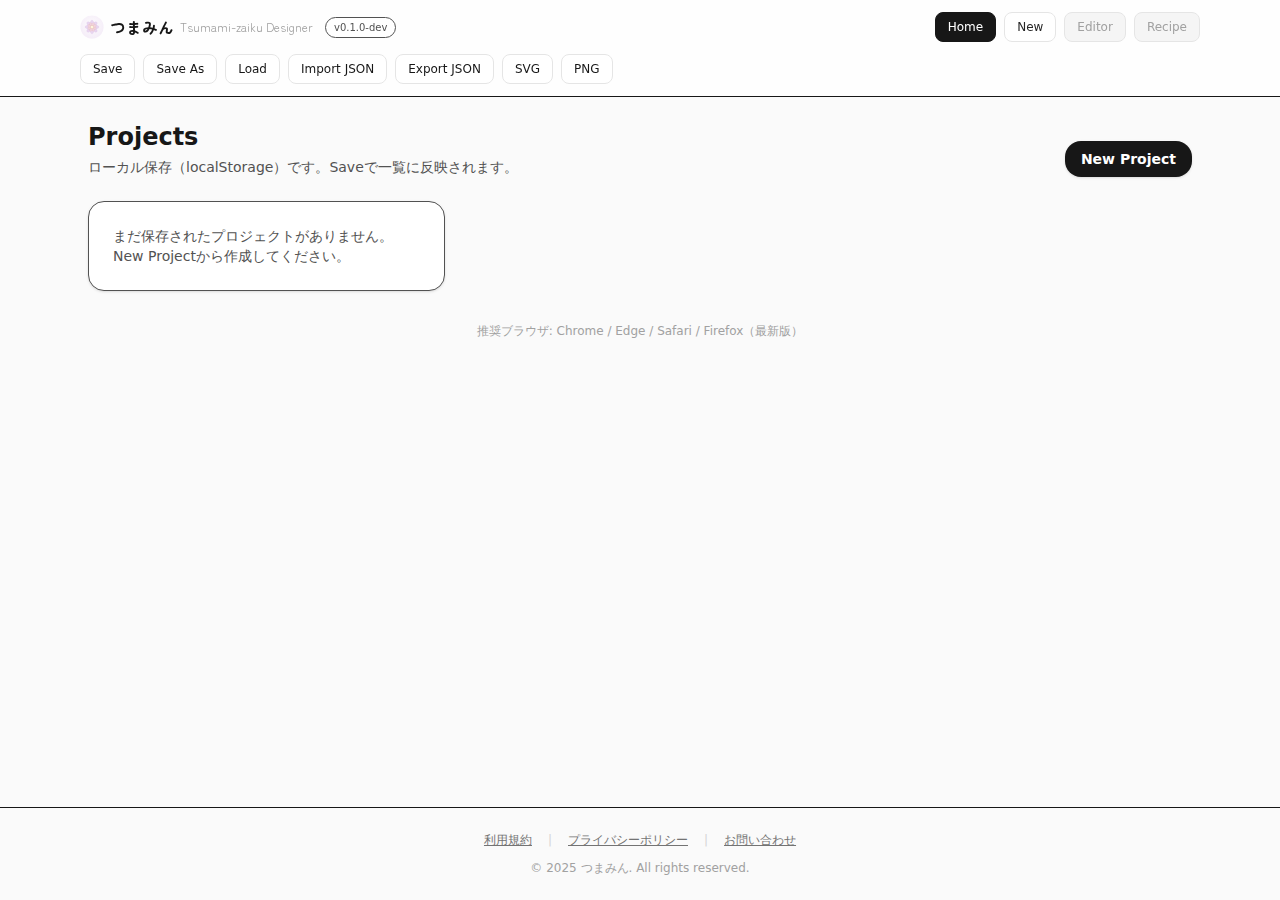
<file: tsumami/index.html>
<!doctype html>
<html lang="ja">
  <head>
    <meta charset="UTF-8" />
    <meta name="viewport" content="width=device-width, initial-scale=1.0" />
    <title>つまみん - つまみ細工デザインツール</title>
    <meta name="description" content="つまみ細工の花デザインをブラウザ上で作成・編集できるツールです。花びらの配置、色、レイヤー構成を自由に設計し、レシピとして出力できます。" />
    <meta name="theme-color" content="#FFF0F5" />

    <!-- Fonts -->
    <link rel="preconnect" href="https://fonts.googleapis.com" />
    <link rel="preconnect" href="https://fonts.gstatic.com" crossorigin />
    <link rel="stylesheet" href="https://fonts.googleapis.com/css2?family=Zen+Maru+Gothic:wght@400;500;700&display=swap" />

    <!-- Favicon & PWA -->
    <link rel="icon" type="image/svg+xml" href="/tsumami/favicon.svg" />
    <link rel="apple-touch-icon" href="/tsumami/favicon.svg" />
    <link rel="manifest" href="/tsumami/manifest.json" />

    <!-- Open Graph -->
    <meta property="og:type" content="website" />
    <meta property="og:title" content="つまみん - つまみ細工デザインツール" />
    <meta property="og:description" content="つまみ細工の花デザインをブラウザ上で作成・編集できるツール。花びらの配置、色、レイヤー構成を自由に設計。" />
    <meta property="og:url" content="https://trie0000.github.io/tsumami/" />
    <meta property="og:image" content="https://trie0000.github.io/tsumami/og-image.svg" />
    <meta property="og:locale" content="ja_JP" />

    <!-- Twitter Card -->
    <meta name="twitter:card" content="summary_large_image" />
    <meta name="twitter:title" content="つまみん - つまみ細工デザインツール" />
    <meta name="twitter:description" content="つまみ細工の花デザインをブラウザ上で作成・編集できるツール。" />
    <meta name="twitter:image" content="https://trie0000.github.io/tsumami/og-image.svg" />

    <!-- Google Analytics -->
    <script async src="https://www.googletagmanager.com/gtag/js?id=G-88FNB642ZD"></script>
    <script>
      window.dataLayer = window.dataLayer || [];
      function gtag(){dataLayer.push(arguments);}
      gtag('js', new Date());
      gtag('config', 'G-88FNB642ZD');
    </script>
    <script type="module" crossorigin src="/tsumami/assets/index-B2kWQ9JU.js"></script>
    <link rel="stylesheet" crossorigin href="/tsumami/assets/index-CaizOPXd.css">
  </head>
  <body>
    <div id="root"></div>
    <script>
      if ("serviceWorker" in navigator) {
        window.addEventListener("load", () => {
          navigator.serviceWorker.register("/tsumami/sw.js").catch(() => {});
        });
      }
    </script>
  </body>
</html>
</file>
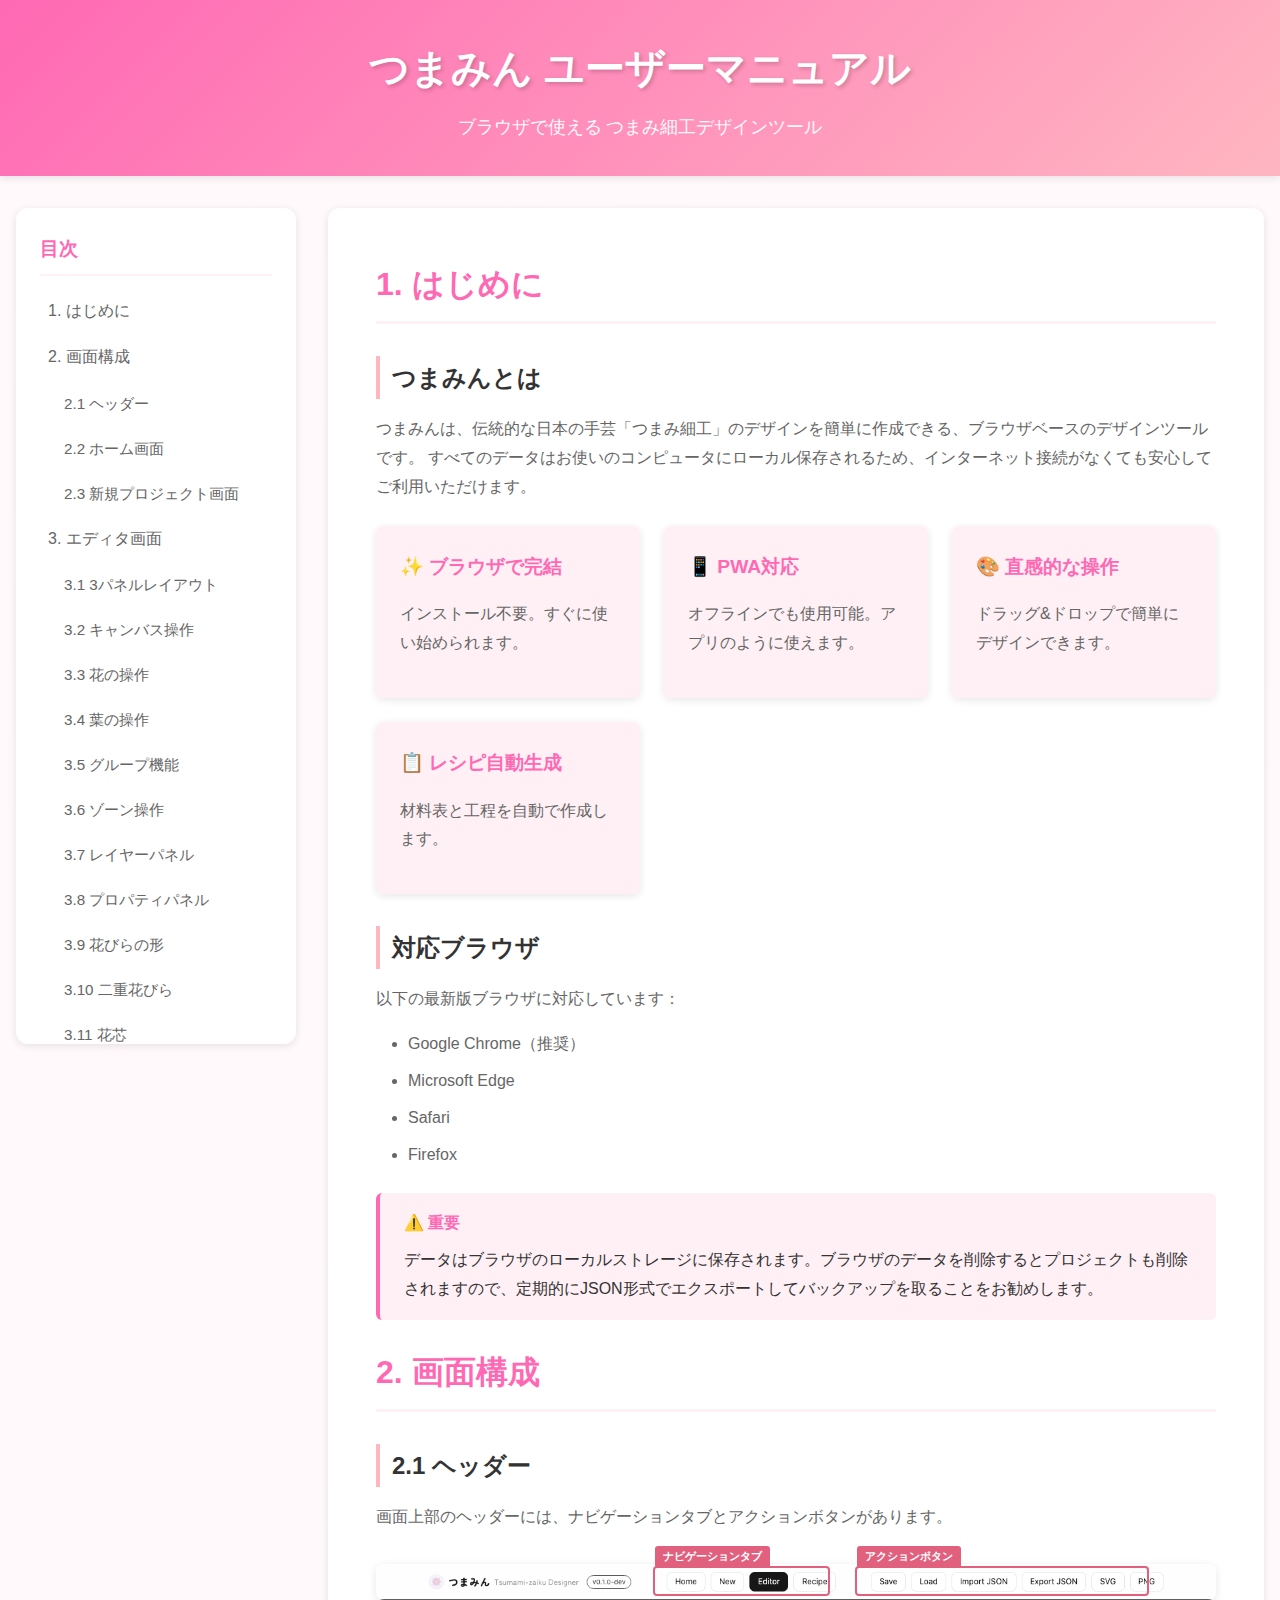
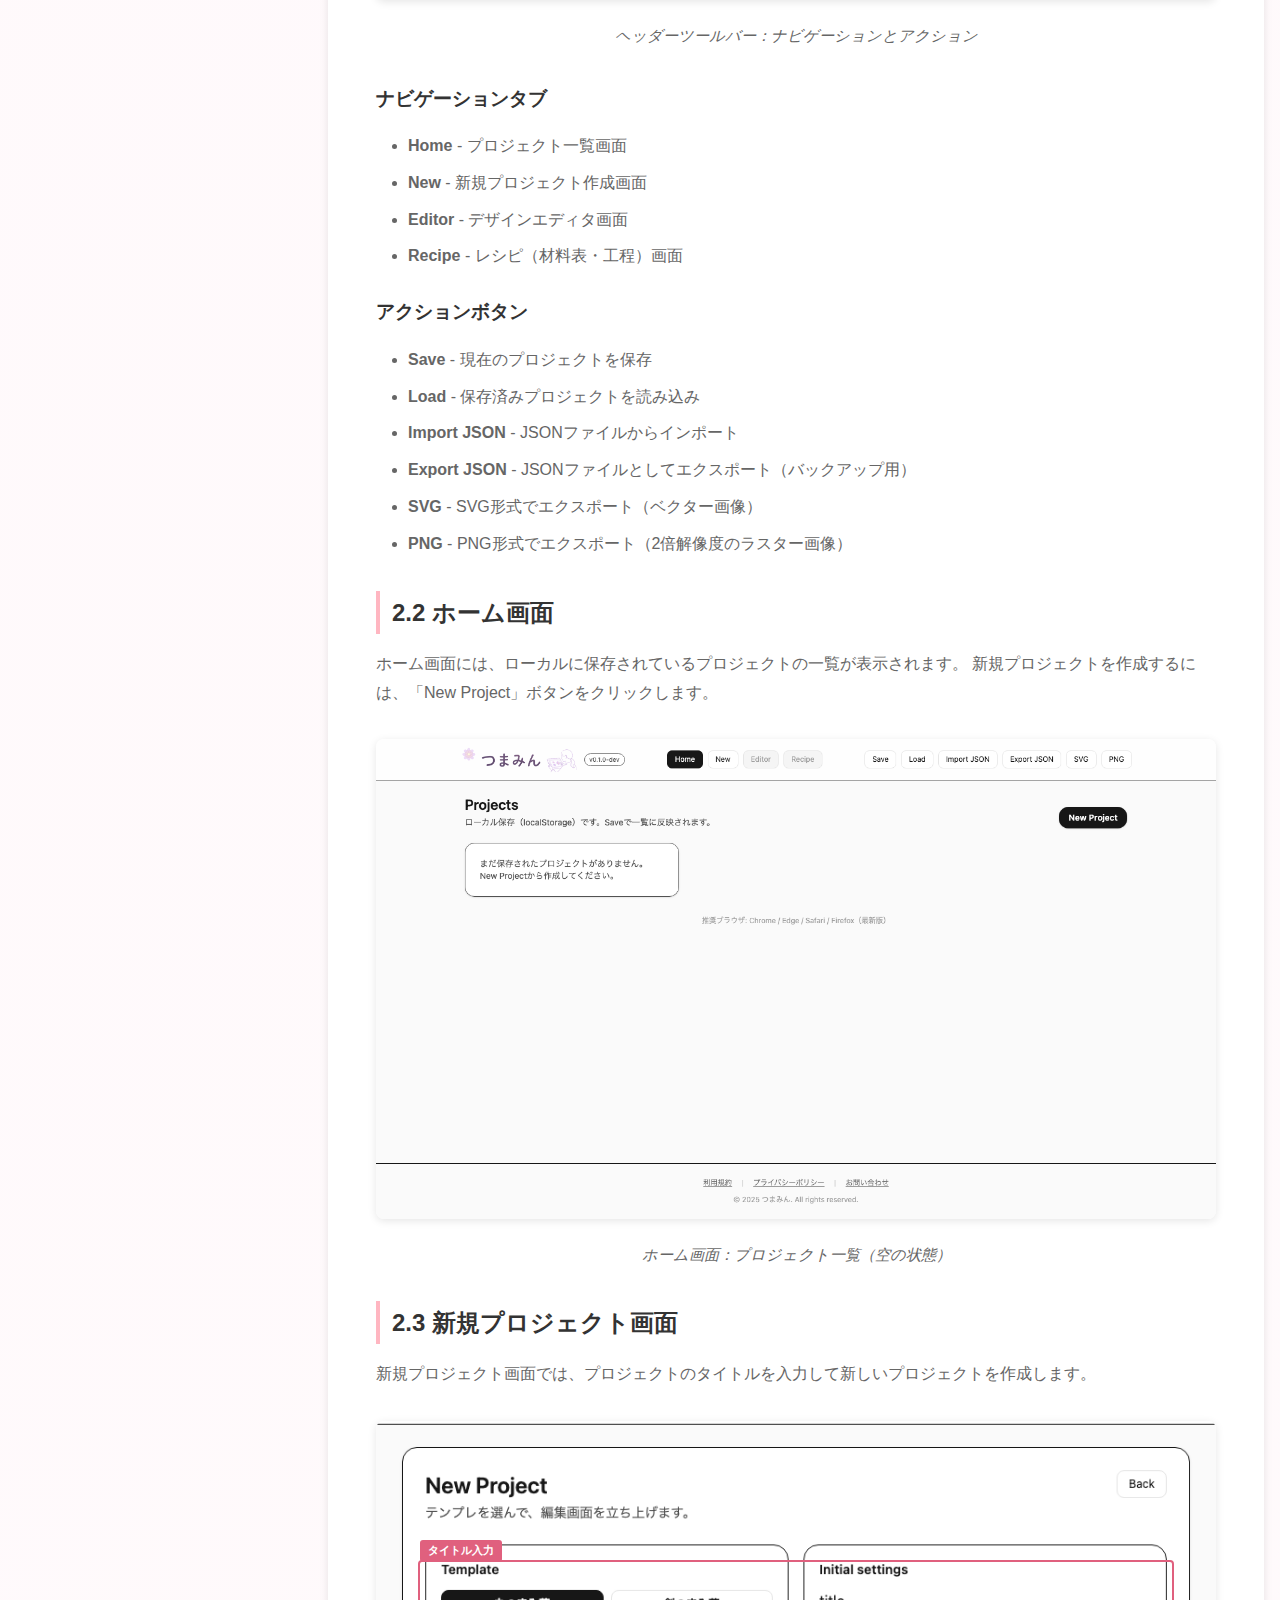
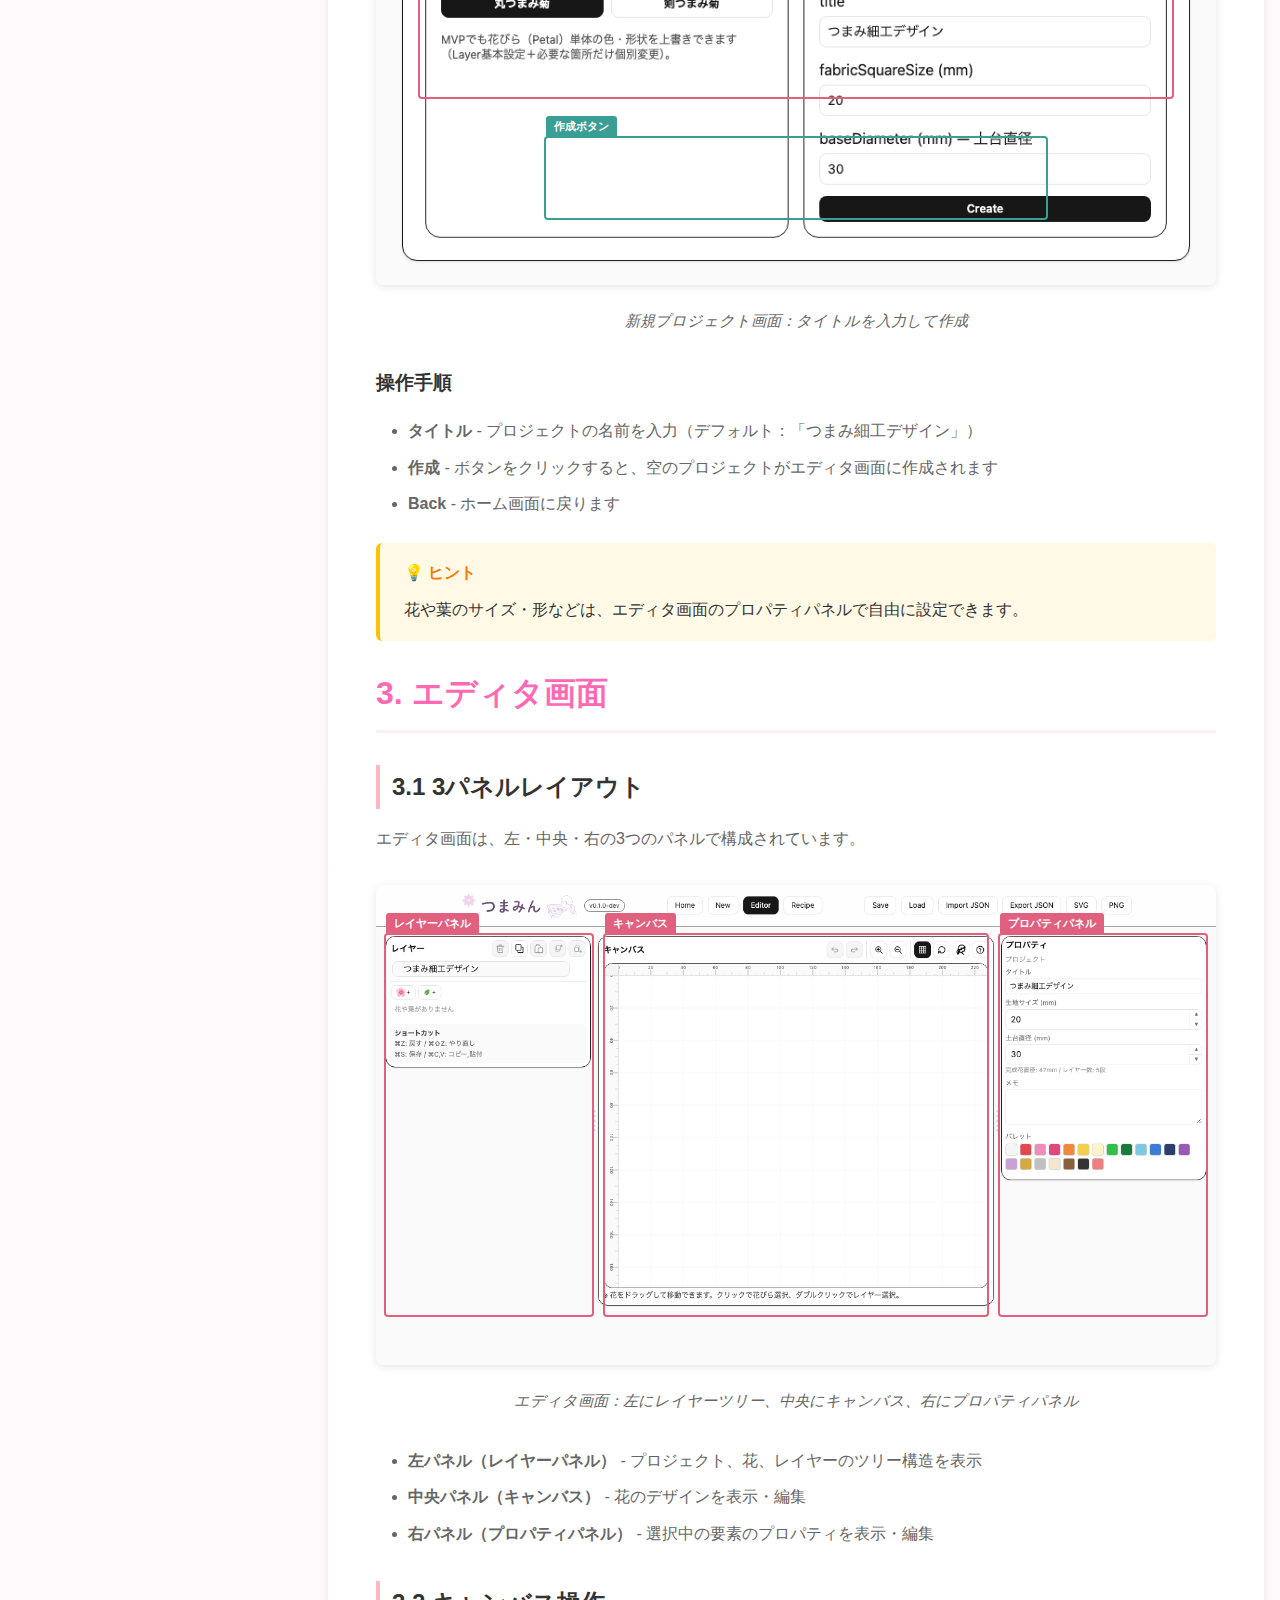
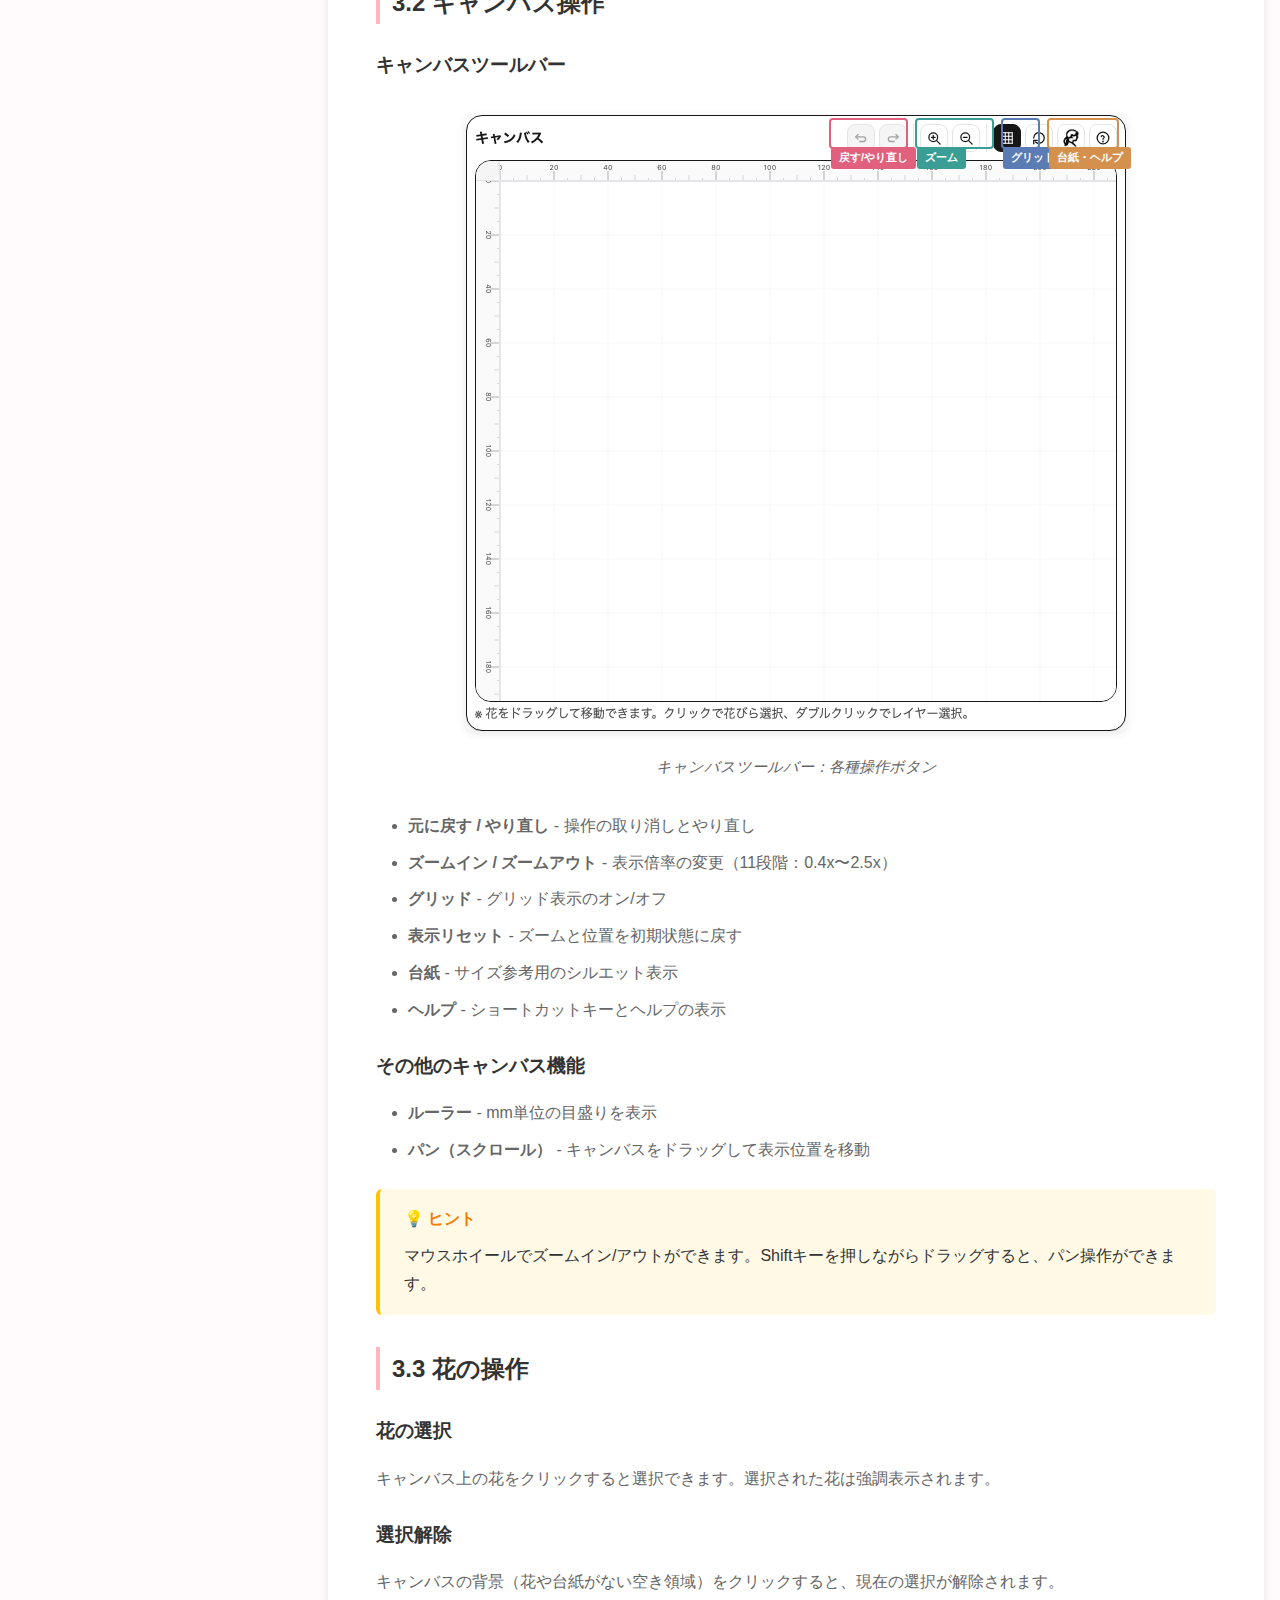
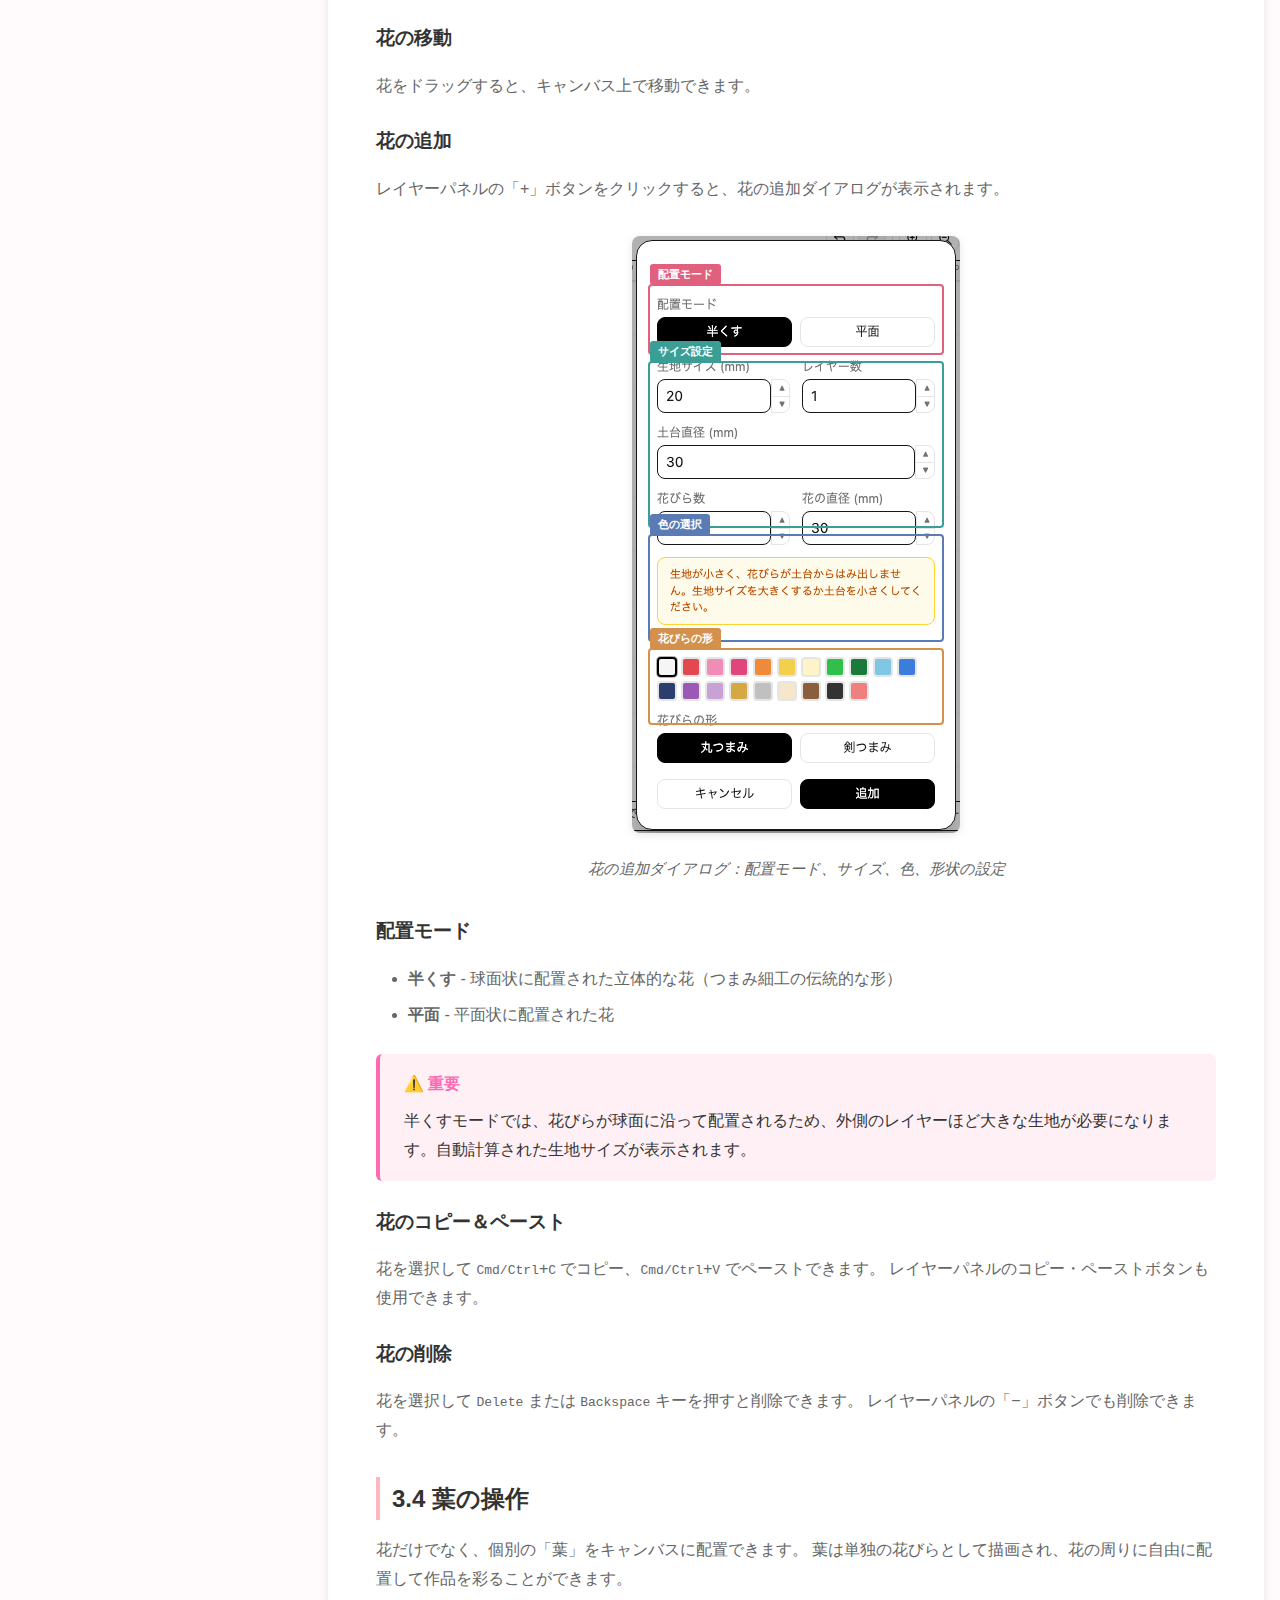
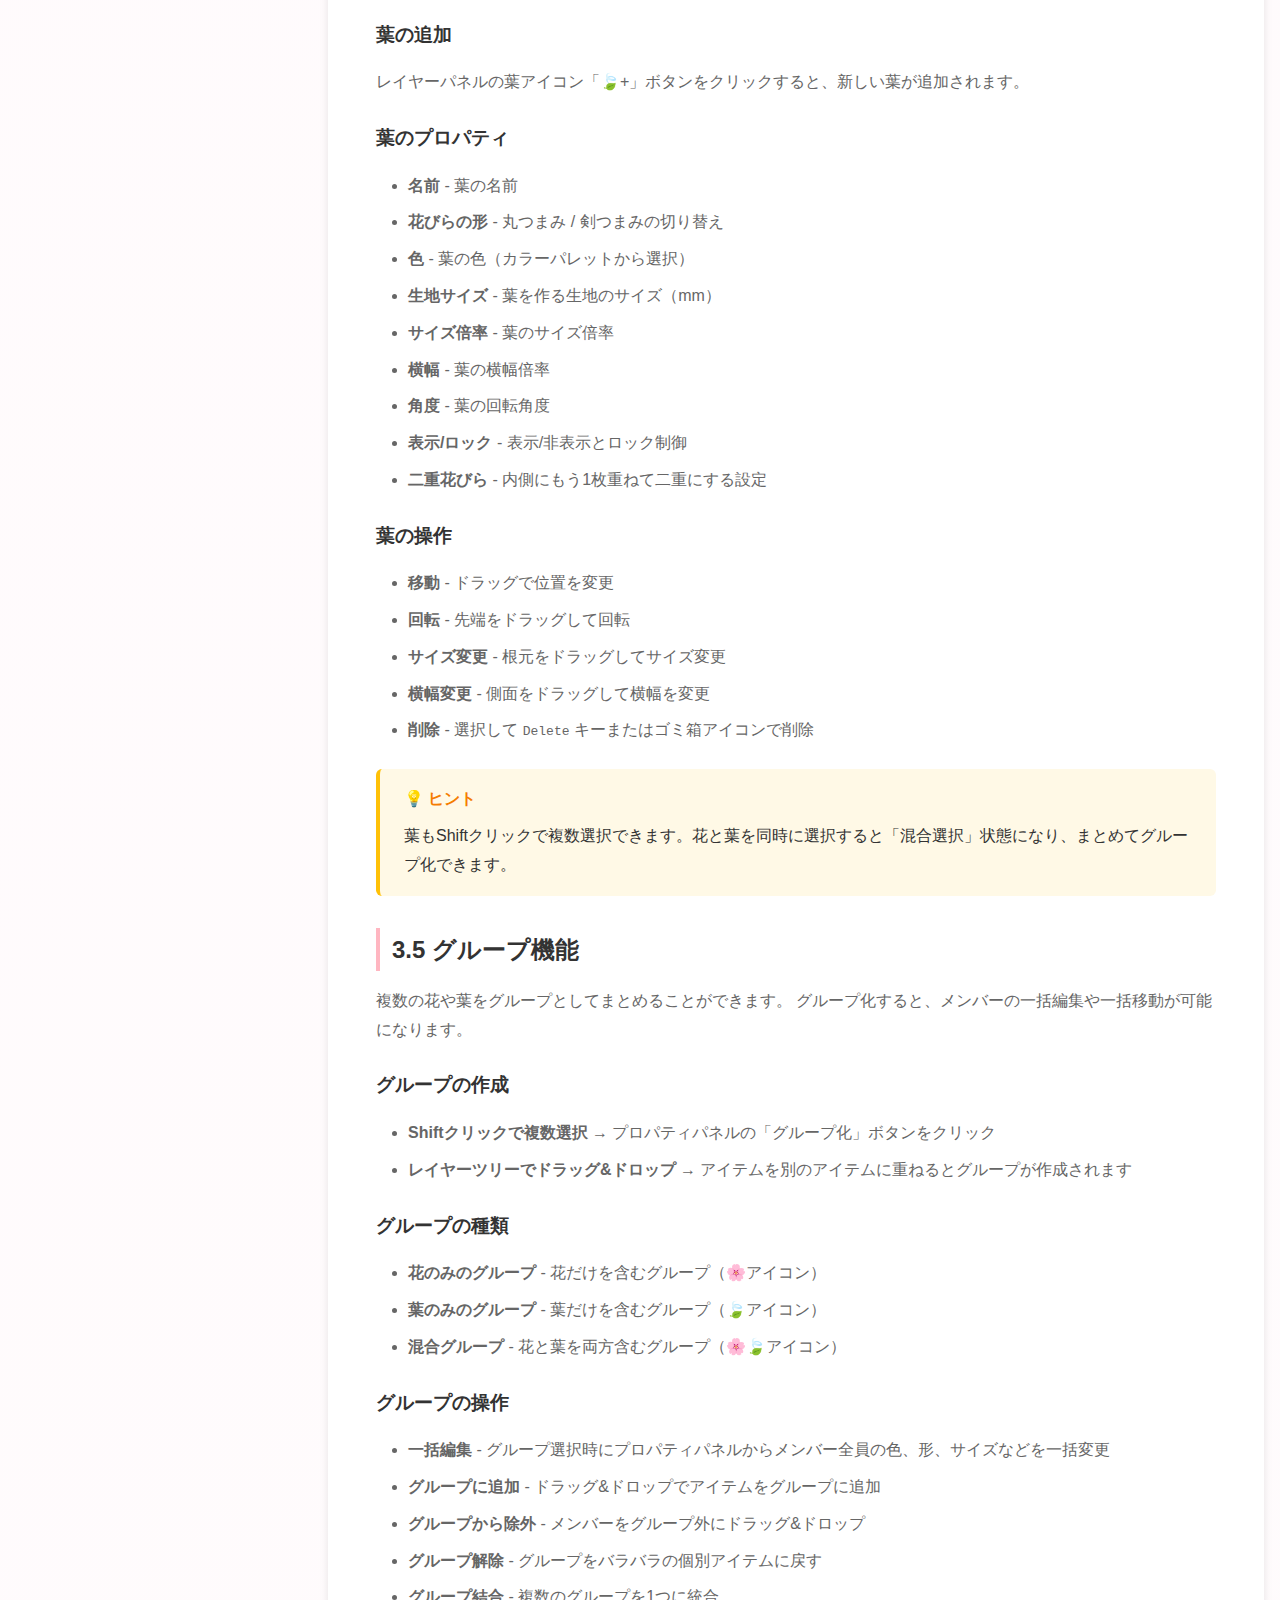
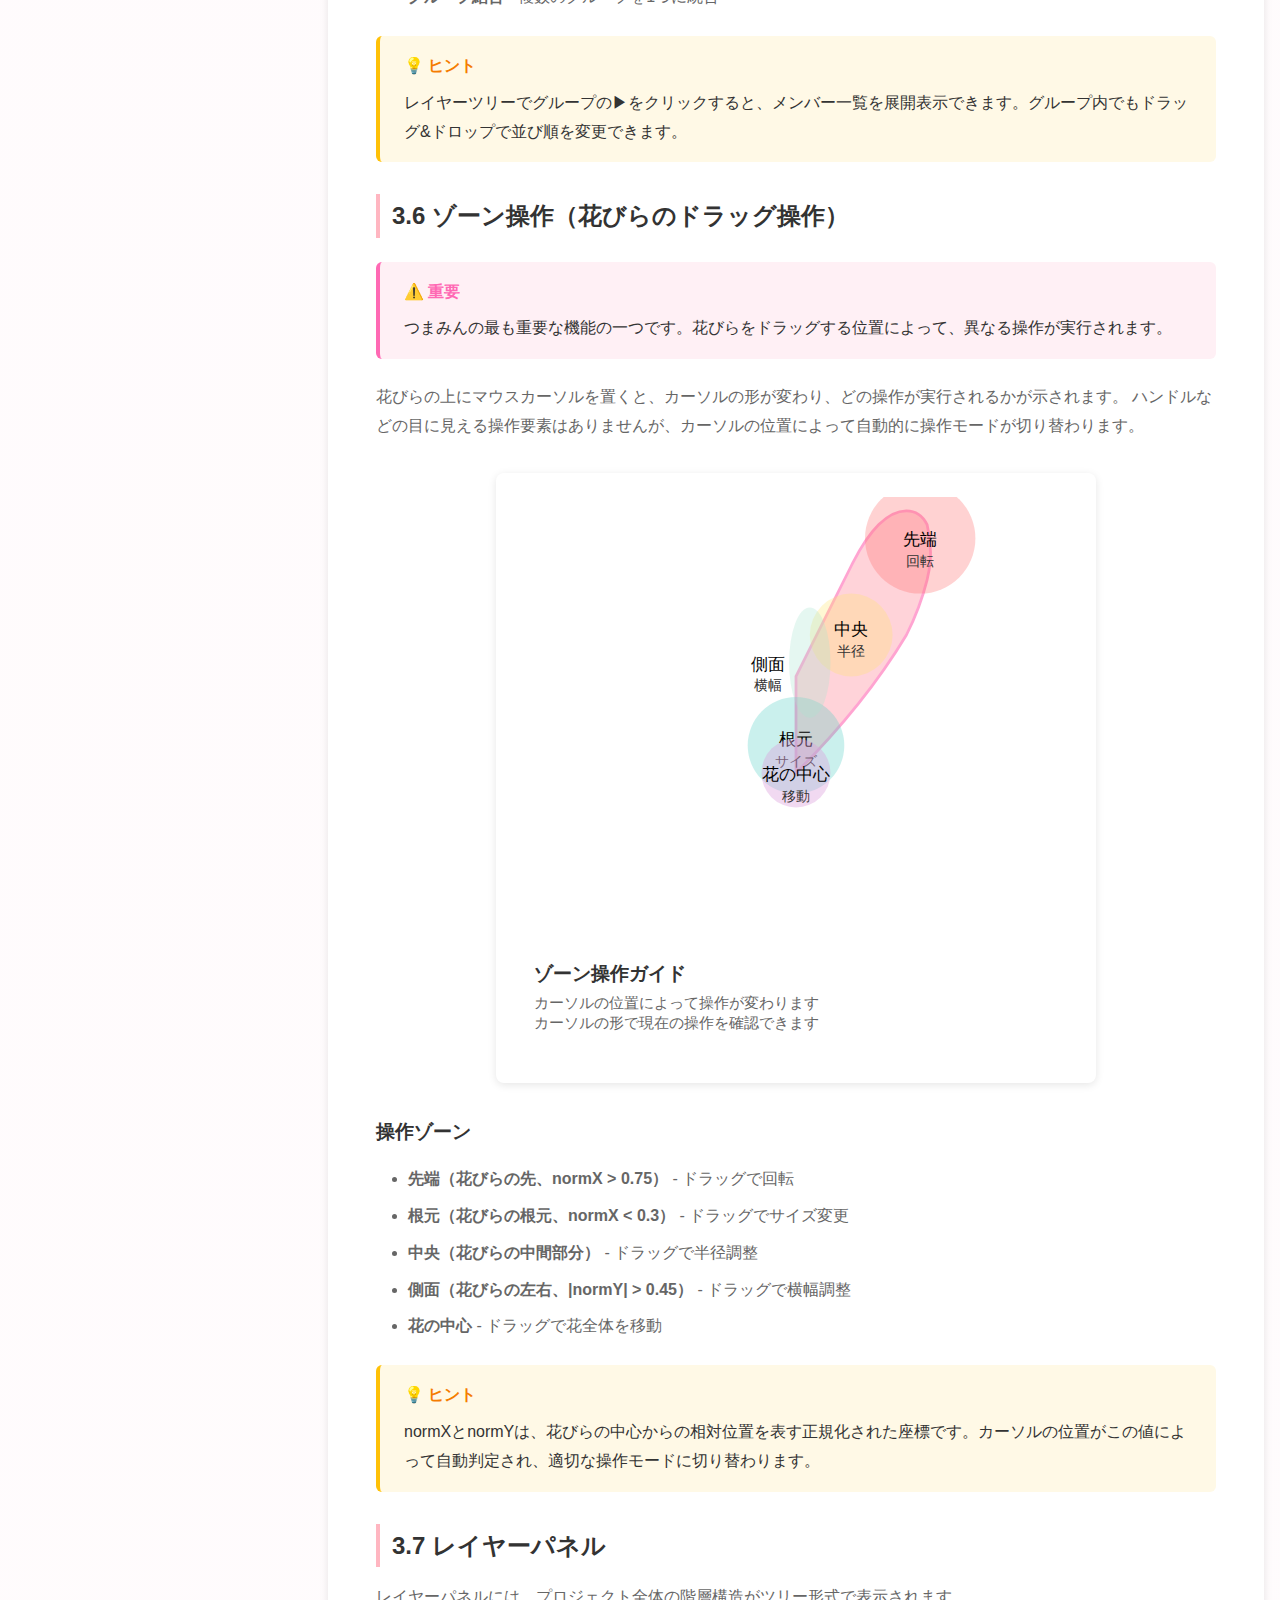
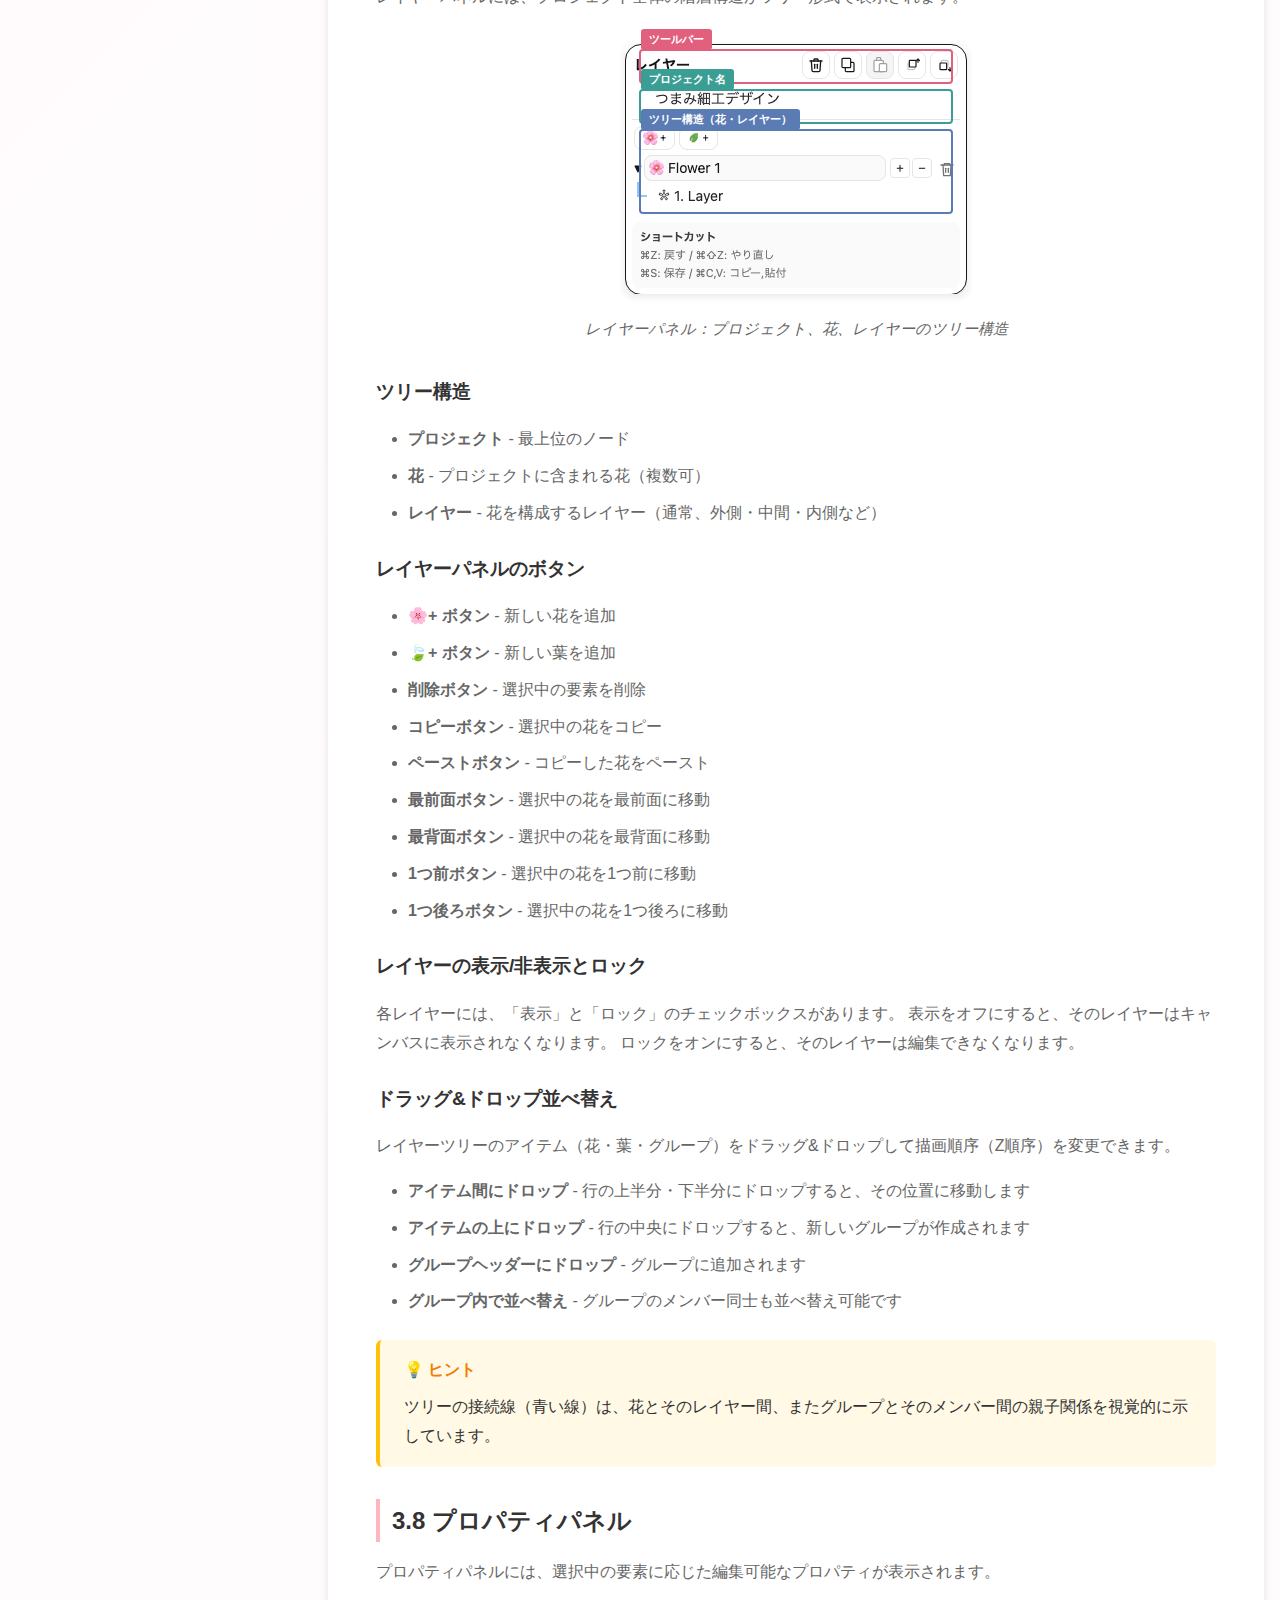
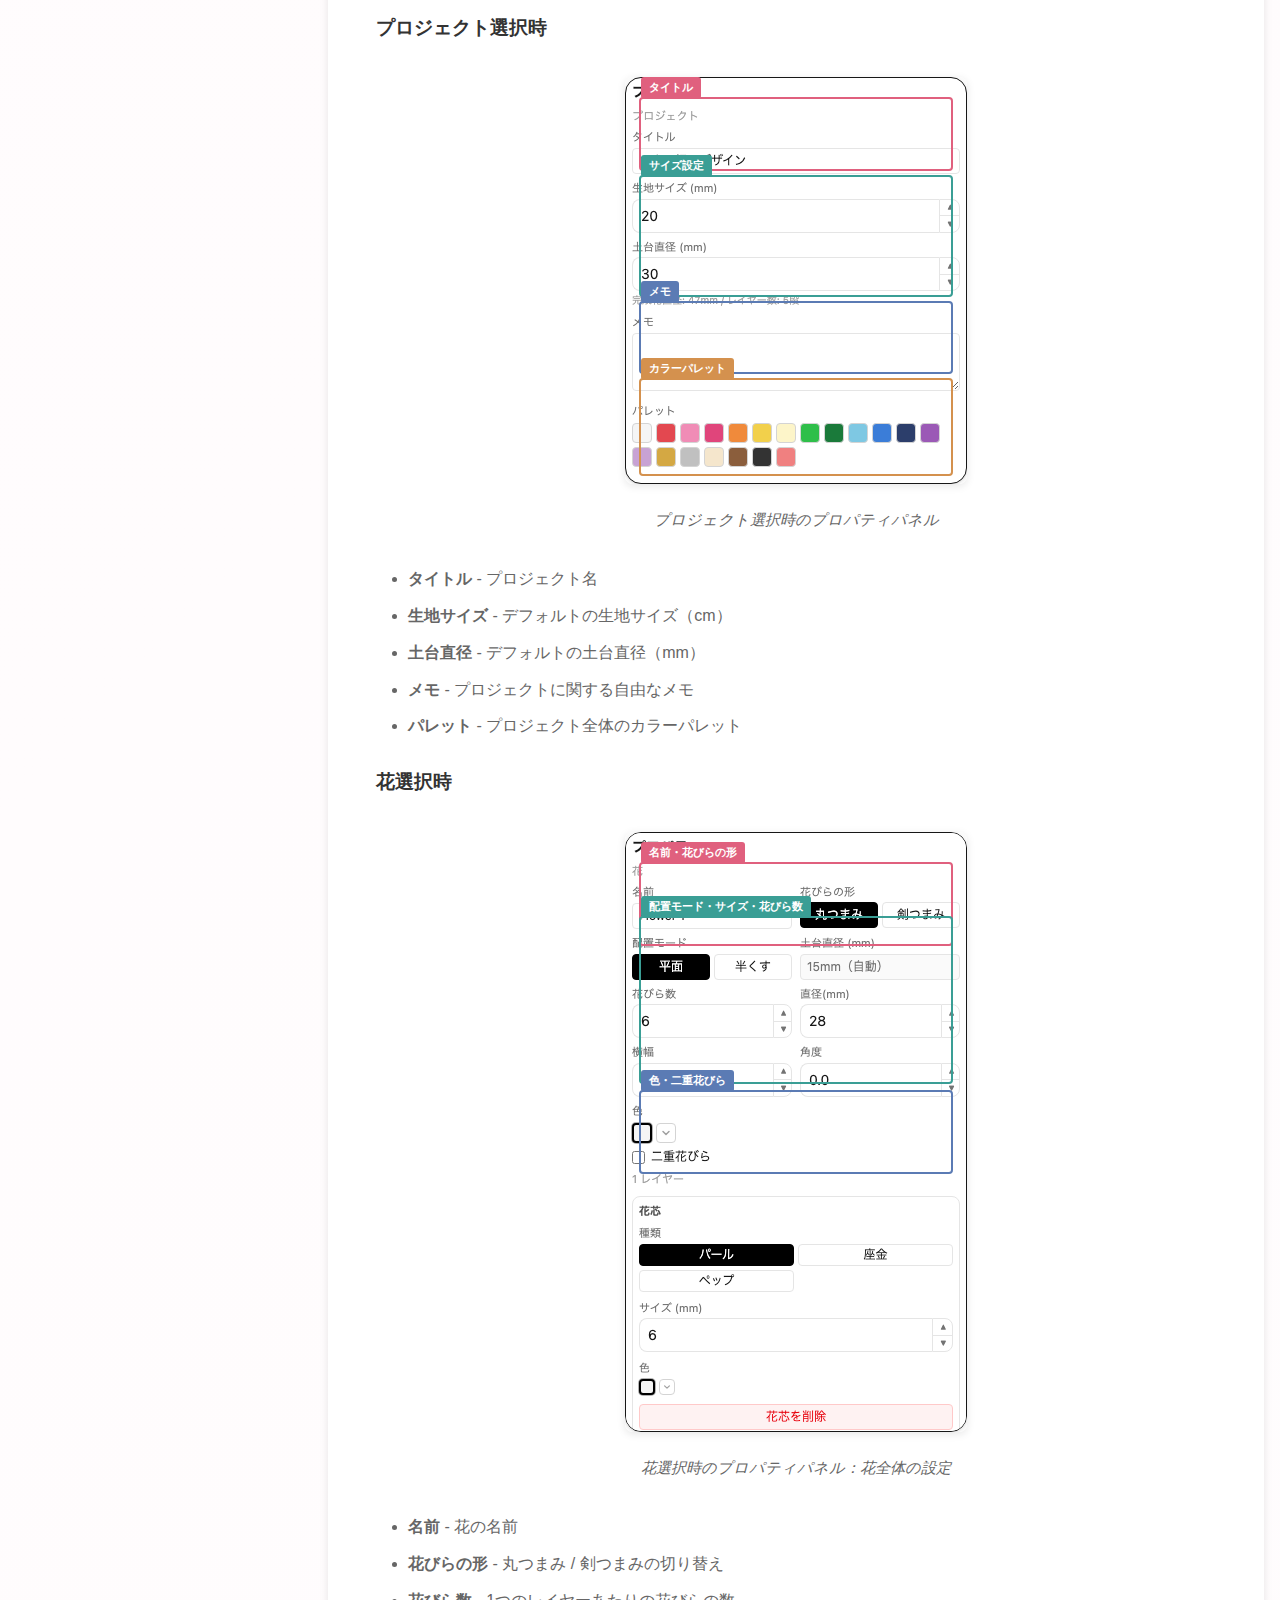
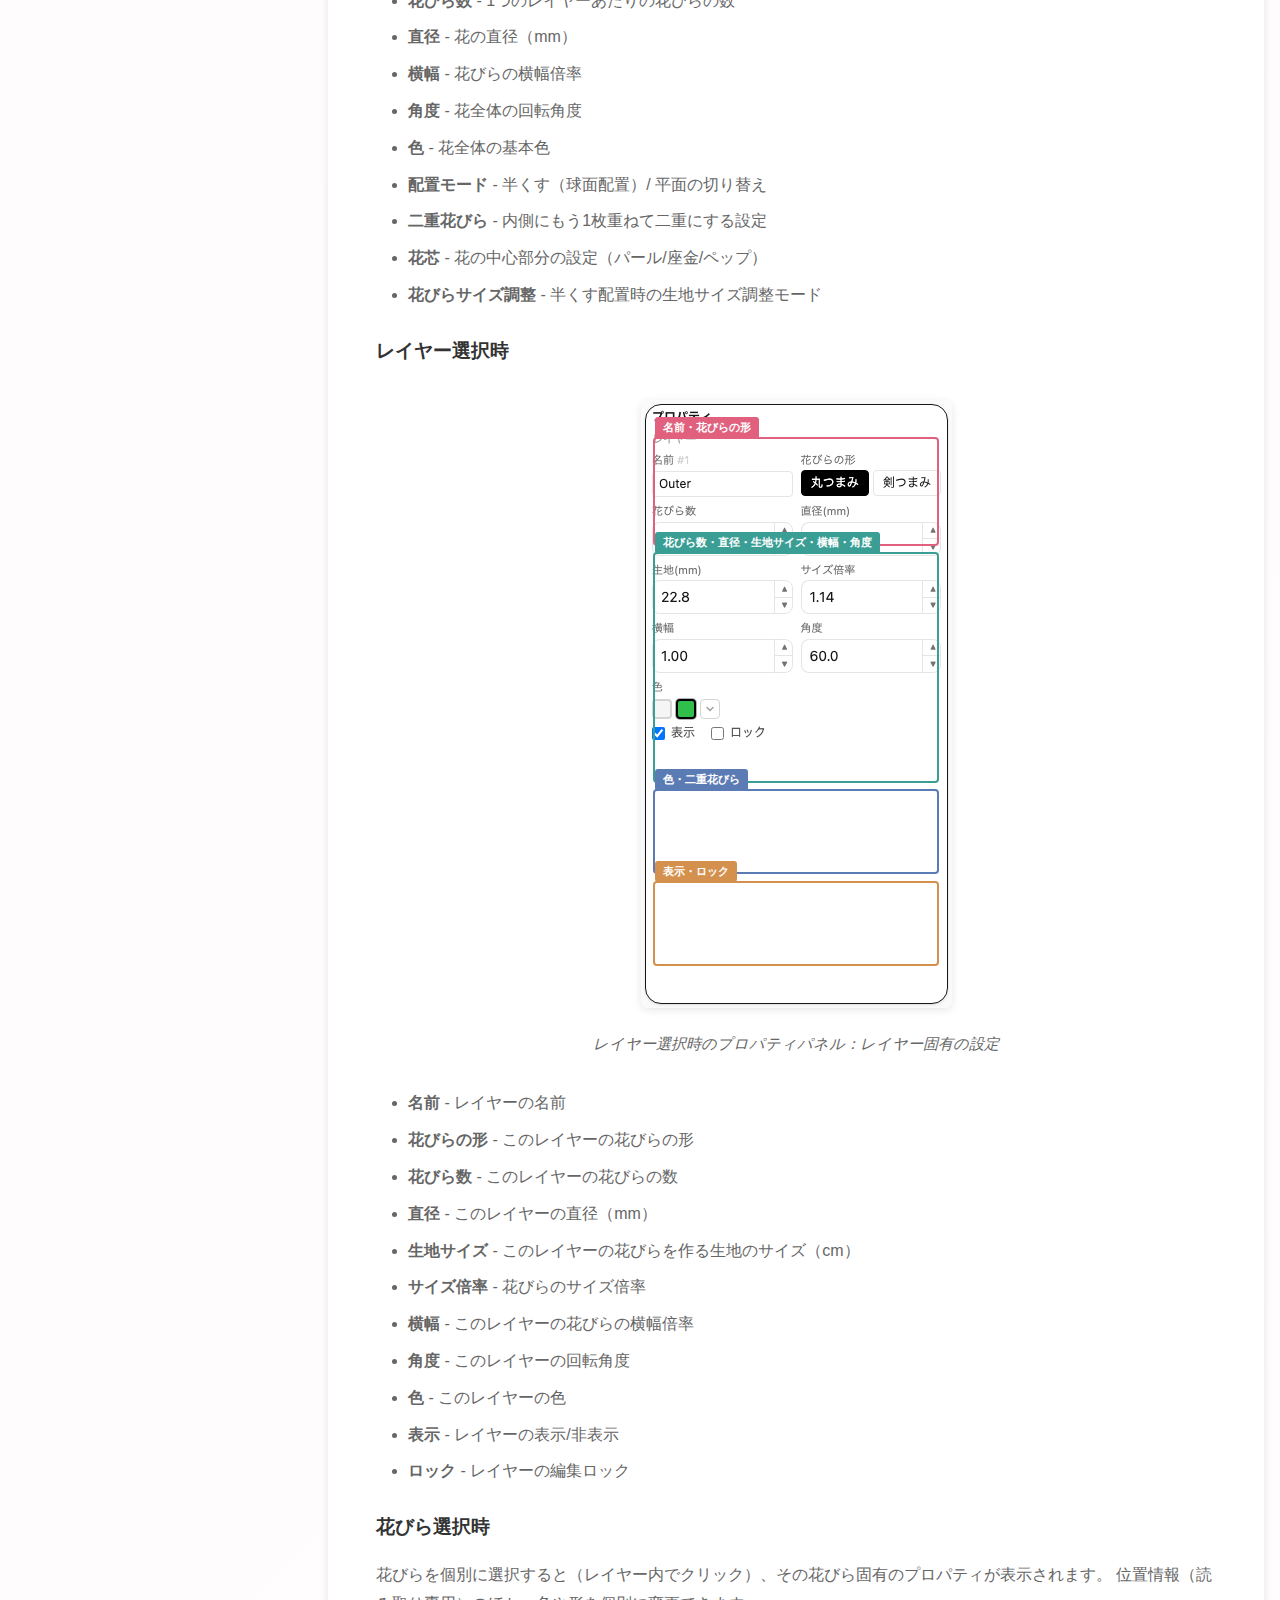
<file: tsumami/manual/index.html>
<!DOCTYPE html>
<html lang="ja">
<head>
    <meta charset="UTF-8">
    <meta name="viewport" content="width=device-width, initial-scale=1.0">
    <title>つまみん ユーザーマニュアル</title>
    <style>
        * {
            margin: 0;
            padding: 0;
            box-sizing: border-box;
        }

        :root {
            --primary-pink: #FFF0F5;
            --accent-pink: #FFB6C1;
            --dark-pink: #FF69B4;
            --text-dark: #333;
            --text-light: #666;
            --border-color: #E5E5E5;
            --shadow: 0 2px 8px rgba(0, 0, 0, 0.1);
            --shadow-hover: 0 4px 12px rgba(0, 0, 0, 0.15);
        }

        body {
            font-family: 'Hiragino Sans', 'Hiragino Kaku Gothic ProN', 'Yu Gothic', 'Meiryo', sans-serif;
            line-height: 1.8;
            color: var(--text-dark);
            background: linear-gradient(135deg, #FFF9FB 0%, #FFF 100%);
            min-height: 100vh;
        }

        .header {
            background: linear-gradient(135deg, var(--dark-pink) 0%, var(--accent-pink) 100%);
            color: white;
            padding: 2rem 1rem;
            text-align: center;
            box-shadow: var(--shadow);
        }

        .header h1 {
            font-size: 2.5rem;
            margin-bottom: 0.5rem;
            text-shadow: 2px 2px 4px rgba(0, 0, 0, 0.2);
        }

        .header p {
            font-size: 1.1rem;
            opacity: 0.95;
        }

        .container {
            max-width: 1400px;
            margin: 0 auto;
            display: flex;
            gap: 2rem;
            padding: 2rem 1rem;
        }

        .sidebar {
            width: 280px;
            flex-shrink: 0;
        }

        .toc {
            background: white;
            border-radius: 12px;
            padding: 1.5rem;
            box-shadow: var(--shadow);
            position: sticky;
            top: 2rem;
            max-height: calc(100vh - 4rem);
            overflow-y: auto;
        }

        .toc h2 {
            font-size: 1.2rem;
            color: var(--dark-pink);
            margin-bottom: 1rem;
            padding-bottom: 0.5rem;
            border-bottom: 2px solid var(--primary-pink);
        }

        .toc ul {
            list-style: none;
        }

        .toc li {
            margin: 0.5rem 0;
        }

        .toc a {
            color: var(--text-light);
            text-decoration: none;
            display: block;
            padding: 0.3rem 0.5rem;
            border-radius: 6px;
            transition: all 0.2s;
        }

        .toc a:hover {
            background: var(--primary-pink);
            color: var(--dark-pink);
        }

        .toc .toc-level-2 {
            padding-left: 1rem;
            font-size: 0.95rem;
        }

        .toc .toc-level-3 {
            padding-left: 2rem;
            font-size: 0.9rem;
        }

        .content {
            flex: 1;
            background: white;
            border-radius: 12px;
            padding: 3rem;
            box-shadow: var(--shadow);
            min-width: 0;
        }

        .content h2 {
            font-size: 2rem;
            color: var(--dark-pink);
            margin: 2.5rem 0 1rem;
            padding-bottom: 0.5rem;
            border-bottom: 3px solid var(--primary-pink);
        }

        .content h2:first-child {
            margin-top: 0;
        }

        .content h3 {
            font-size: 1.5rem;
            color: var(--text-dark);
            margin: 2rem 0 1rem;
            padding-left: 0.75rem;
            border-left: 4px solid var(--accent-pink);
        }

        .content h4 {
            font-size: 1.2rem;
            color: var(--text-dark);
            margin: 1.5rem 0 0.75rem;
        }

        .content p {
            margin: 1rem 0;
            color: var(--text-light);
        }

        .content ul, .content ol {
            margin: 1rem 0 1rem 2rem;
            color: var(--text-light);
        }

        .content li {
            margin: 0.5rem 0;
        }

        figure {
            margin: 2rem 0;
            text-align: center;
        }

        figure img {
            max-width: 100%;
            height: auto;
            border-radius: 8px;
            box-shadow: var(--shadow);
            transition: box-shadow 0.3s;
        }

        figure img:hover {
            box-shadow: var(--shadow-hover);
        }

        figcaption {
            margin-top: 0.75rem;
            color: var(--text-light);
            font-size: 0.95rem;
            font-style: italic;
        }

        .annotated-img {
            position: relative;
            display: inline-block;
            max-width: 100%;
        }

        .annotated-img img {
            display: block;
            max-width: 100%;
            height: auto;
            border-radius: 8px;
            box-shadow: 0 2px 8px rgba(0,0,0,0.1);
        }

        .annotation-box {
            position: absolute;
            border: 2.5px solid #E0607E;
            border-radius: 4px;
            pointer-events: none;
        }

        .annotation-box::after {
            content: attr(data-label);
            position: absolute;
            top: -22px;
            left: 0;
            background: #E0607E;
            color: white;
            font-size: 11px;
            font-weight: bold;
            padding: 1px 8px;
            border-radius: 3px;
            white-space: nowrap;
        }

        .annotation-box.label-bottom::after {
            top: auto;
            bottom: -22px;
        }

        .annotation-box.label-right::after {
            left: auto;
            right: 0;
        }

        /* 第2色: ティール系（同じ画像で2種類のアノテーションを使い分け） */
        .annotation-box.color-teal {
            border-color: #3A9E95;
        }
        .annotation-box.color-teal::after {
            background: #3A9E95;
        }

        /* 第3色: ネイビー系 */
        .annotation-box.color-navy {
            border-color: #5B7BB4;
        }
        .annotation-box.color-navy::after {
            background: #5B7BB4;
        }

        /* 第4色: アンバー系 */
        .annotation-box.color-amber {
            border-color: #D4914E;
        }
        .annotation-box.color-amber::after {
            background: #D4914E;
        }

        .img-pair {
            display: flex;
            gap: 1rem;
            align-items: flex-start;
            margin: 2rem 0;
            flex-wrap: wrap;
        }

        .img-pair figure {
            flex: 1;
            min-width: 200px;
            margin: 0;
        }

        .img-pair figure img {
            width: 100%;
        }

        .img-pair .full-view {
            flex: 2;
            min-width: 400px;
        }

        .img-pair .detail-view {
            flex: 1;
            min-width: 200px;
        }

        .tip-box {
            background: #FFF9E6;
            border-left: 4px solid #FFC107;
            padding: 1rem 1.5rem;
            margin: 1.5rem 0;
            border-radius: 6px;
        }

        .tip-box::before {
            content: "💡 ヒント";
            display: block;
            font-weight: bold;
            color: #F57C00;
            margin-bottom: 0.5rem;
        }

        .important-box {
            background: var(--primary-pink);
            border-left: 4px solid var(--dark-pink);
            padding: 1rem 1.5rem;
            margin: 1.5rem 0;
            border-radius: 6px;
        }

        .important-box::before {
            content: "⚠️ 重要";
            display: block;
            font-weight: bold;
            color: var(--dark-pink);
            margin-bottom: 0.5rem;
        }

        .shortcuts-table {
            width: 100%;
            border-collapse: collapse;
            margin: 1.5rem 0;
        }

        .shortcuts-table th,
        .shortcuts-table td {
            padding: 0.75rem 1rem;
            text-align: left;
            border-bottom: 1px solid var(--border-color);
        }

        .shortcuts-table th {
            background: var(--primary-pink);
            color: var(--text-dark);
            font-weight: bold;
        }

        .shortcuts-table tr:hover {
            background: #FAFAFA;
        }

        .shortcuts-table kbd {
            display: inline-block;
            padding: 0.25rem 0.5rem;
            background: white;
            border: 1px solid var(--border-color);
            border-radius: 4px;
            font-family: 'Courier New', monospace;
            font-size: 0.9rem;
            box-shadow: 0 1px 2px rgba(0, 0, 0, 0.1);
        }

        .back-to-top {
            position: fixed;
            bottom: 2rem;
            right: 2rem;
            background: var(--dark-pink);
            color: white;
            width: 50px;
            height: 50px;
            border-radius: 50%;
            display: flex;
            align-items: center;
            justify-content: center;
            text-decoration: none;
            box-shadow: var(--shadow);
            transition: all 0.3s;
            opacity: 0;
            pointer-events: none;
        }

        .back-to-top.visible {
            opacity: 1;
            pointer-events: auto;
        }

        .back-to-top:hover {
            background: #FF1493;
            transform: translateY(-3px);
            box-shadow: var(--shadow-hover);
        }

        .zone-diagram {
            max-width: 600px;
            margin: 2rem auto;
            padding: 1.5rem;
            background: white;
            border-radius: 8px;
            box-shadow: var(--shadow);
        }

        .feature-grid {
            display: grid;
            grid-template-columns: repeat(auto-fit, minmax(250px, 1fr));
            gap: 1.5rem;
            margin: 1.5rem 0;
        }

        .feature-card {
            background: var(--primary-pink);
            padding: 1.5rem;
            border-radius: 8px;
            box-shadow: var(--shadow);
        }

        .feature-card h4 {
            margin-top: 0;
            color: var(--dark-pink);
        }

        @media (max-width: 1024px) {
            .container {
                flex-direction: column;
            }

            .sidebar {
                width: 100%;
            }

            .toc {
                position: static;
                max-height: none;
            }

            .content {
                padding: 2rem 1.5rem;
            }
        }

        @media (max-width: 640px) {
            .header h1 {
                font-size: 1.8rem;
            }

            .content {
                padding: 1.5rem 1rem;
            }

            .content h2 {
                font-size: 1.5rem;
            }

            .content h3 {
                font-size: 1.2rem;
            }
        }

        @media print {
            .header {
                background: white;
                color: var(--text-dark);
            }

            .sidebar,
            .back-to-top {
                display: none;
            }

            .container {
                display: block;
            }

            .content {
                box-shadow: none;
            }

            figure {
                page-break-inside: avoid;
            }
        }
    </style>
</head>
<body>
    <div class="header">
        <h1>つまみん ユーザーマニュアル</h1>
        <p>ブラウザで使える つまみ細工デザインツール</p>
    </div>

    <div class="container">
        <aside class="sidebar">
            <nav class="toc">
                <h2>目次</h2>
                <ul>
                    <li><a href="#intro">1. はじめに</a></li>
                    <li><a href="#overview">2. 画面構成</a>
                        <ul>
                            <li class="toc-level-2"><a href="#header">2.1 ヘッダー</a></li>
                            <li class="toc-level-2"><a href="#home">2.2 ホーム画面</a></li>
                            <li class="toc-level-2"><a href="#new-project">2.3 新規プロジェクト画面</a></li>
                        </ul>
                    </li>
                    <li><a href="#editor">3. エディタ画面</a>
                        <ul>
                            <li class="toc-level-2"><a href="#layout">3.1 3パネルレイアウト</a></li>
                            <li class="toc-level-2"><a href="#canvas">3.2 キャンバス操作</a></li>
                            <li class="toc-level-2"><a href="#flower-ops">3.3 花の操作</a></li>
                            <li class="toc-level-2"><a href="#leaf-ops">3.4 葉の操作</a></li>
                            <li class="toc-level-2"><a href="#group-ops">3.5 グループ機能</a></li>
                            <li class="toc-level-2"><a href="#zone-ops">3.6 ゾーン操作</a></li>
                            <li class="toc-level-2"><a href="#layer-panel">3.7 レイヤーパネル</a></li>
                            <li class="toc-level-2"><a href="#property-panel">3.8 プロパティパネル</a></li>
                            <li class="toc-level-2"><a href="#petal-shapes">3.9 花びらの形</a></li>
                            <li class="toc-level-2"><a href="#double-petal">3.10 二重花びら</a></li>
                            <li class="toc-level-2"><a href="#center">3.11 花芯</a></li>
                            <li class="toc-level-2"><a href="#color-palette">3.12 カラーパレット</a></li>
                            <li class="toc-level-2"><a href="#stencil">3.13 台紙</a></li>
                            <li class="toc-level-2"><a href="#petal-sizing">3.14 花びらサイズ調整</a></li>
                        </ul>
                    </li>
                    <li><a href="#recipe">4. レシピ画面</a></li>
                    <li><a href="#data">5. データ管理</a>
                        <ul>
                            <li class="toc-level-2"><a href="#save-load">5.1 保存と読み込み</a></li>
                            <li class="toc-level-2"><a href="#import-export">5.2 インポート/エクスポート</a></li>
                        </ul>
                    </li>
                    <li><a href="#shortcuts">6. キーボードショートカット</a></li>
                    <li><a href="#mobile">7. モバイル対応</a></li>
                </ul>
            </nav>
        </aside>

        <main class="content">
            <section id="intro">
                <h2>1. はじめに</h2>

                <h3>つまみんとは</h3>
                <p>
                    つまみんは、伝統的な日本の手芸「つまみ細工」のデザインを簡単に作成できる、ブラウザベースのデザインツールです。
                    すべてのデータはお使いのコンピュータにローカル保存されるため、インターネット接続がなくても安心してご利用いただけます。
                </p>

                <div class="feature-grid">
                    <div class="feature-card">
                        <h4>✨ ブラウザで完結</h4>
                        <p>インストール不要。すぐに使い始められます。</p>
                    </div>
                    <div class="feature-card">
                        <h4>📱 PWA対応</h4>
                        <p>オフラインでも使用可能。アプリのように使えます。</p>
                    </div>
                    <div class="feature-card">
                        <h4>🎨 直感的な操作</h4>
                        <p>ドラッグ&ドロップで簡単にデザインできます。</p>
                    </div>
                    <div class="feature-card">
                        <h4>📋 レシピ自動生成</h4>
                        <p>材料表と工程を自動で作成します。</p>
                    </div>
                </div>

                <h3>対応ブラウザ</h3>
                <p>以下の最新版ブラウザに対応しています：</p>
                <ul>
                    <li>Google Chrome（推奨）</li>
                    <li>Microsoft Edge</li>
                    <li>Safari</li>
                    <li>Firefox</li>
                </ul>

                <div class="important-box">
                    データはブラウザのローカルストレージに保存されます。ブラウザのデータを削除するとプロジェクトも削除されますので、定期的にJSON形式でエクスポートしてバックアップを取ることをお勧めします。
                </div>
            </section>

            <section id="overview">
                <h2>2. 画面構成</h2>

                <h3 id="header">2.1 ヘッダー</h3>
                <p>
                    画面上部のヘッダーには、ナビゲーションタブとアクションボタンがあります。
                </p>

                <figure>
                    <div class="annotated-img">
                        <img src="images/13_header_toolbar.png" alt="ヘッダーツールバー">
                        <div class="annotation-box" style="left: 33%; top: 5%; width: 21%; height: 82%;" data-label="ナビゲーションタブ"></div>
                        <div class="annotation-box" style="left: 57%; top: 5%; width: 35%; height: 82%;" data-label="アクションボタン"></div>
                    </div>
                    <figcaption>ヘッダーツールバー：ナビゲーションとアクション</figcaption>
                </figure>

                <h4>ナビゲーションタブ</h4>
                <ul>
                    <li><strong>Home</strong> - プロジェクト一覧画面</li>
                    <li><strong>New</strong> - 新規プロジェクト作成画面</li>
                    <li><strong>Editor</strong> - デザインエディタ画面</li>
                    <li><strong>Recipe</strong> - レシピ（材料表・工程）画面</li>
                </ul>

                <h4>アクションボタン</h4>
                <ul>
                    <li><strong>Save</strong> - 現在のプロジェクトを保存</li>
                    <li><strong>Load</strong> - 保存済みプロジェクトを読み込み</li>
                    <li><strong>Import JSON</strong> - JSONファイルからインポート</li>
                    <li><strong>Export JSON</strong> - JSONファイルとしてエクスポート（バックアップ用）</li>
                    <li><strong>SVG</strong> - SVG形式でエクスポート（ベクター画像）</li>
                    <li><strong>PNG</strong> - PNG形式でエクスポート（2倍解像度のラスター画像）</li>
                </ul>

                <h3 id="home">2.2 ホーム画面</h3>
                <p>
                    ホーム画面には、ローカルに保存されているプロジェクトの一覧が表示されます。
                    新規プロジェクトを作成するには、「New Project」ボタンをクリックします。
                </p>

                <figure>
                    <img src="images/01_home.png" alt="ホーム画面">
                    <figcaption>ホーム画面：プロジェクト一覧（空の状態）</figcaption>
                </figure>

                <h3 id="new-project">2.3 新規プロジェクト画面</h3>
                <p>
                    新規プロジェクト画面では、プロジェクトのタイトルを入力して新しいプロジェクトを作成します。
                </p>

                <figure>
                    <div class="annotated-img">
                        <img src="images/crop_new_project.png" alt="新規プロジェクト画面">
                        <div class="annotation-box" style="left: 5%; top: 30%; width: 90%; height: 30%;" data-label="タイトル入力"></div>
                        <div class="annotation-box color-teal" style="left: 20%; top: 68%; width: 60%; height: 18%;" data-label="作成ボタン"></div>
                    </div>
                    <figcaption>新規プロジェクト画面：タイトルを入力して作成</figcaption>
                </figure>

                <h4>操作手順</h4>
                <ul>
                    <li><strong>タイトル</strong> - プロジェクトの名前を入力（デフォルト：「つまみ細工デザイン」）</li>
                    <li><strong>作成</strong> - ボタンをクリックすると、空のプロジェクトがエディタ画面に作成されます</li>
                    <li><strong>Back</strong> - ホーム画面に戻ります</li>
                </ul>

                <div class="tip-box">
                    花や葉のサイズ・形などは、エディタ画面のプロパティパネルで自由に設定できます。
                </div>
            </section>

            <section id="editor">
                <h2>3. エディタ画面</h2>

                <h3 id="layout">3.1 3パネルレイアウト</h3>
                <p>
                    エディタ画面は、左・中央・右の3つのパネルで構成されています。
                </p>

                <figure>
                    <div class="annotated-img">
                        <img src="images/03_editor_overview.png" alt="エディタ画面全体">
                        <div class="annotation-box" style="left: 1%; top: 10%; width: 25%; height: 80%;" data-label="レイヤーパネル"></div>
                        <div class="annotation-box" style="left: 27%; top: 10%; width: 46%; height: 80%;" data-label="キャンバス"></div>
                        <div class="annotation-box" style="left: 74%; top: 10%; width: 25%; height: 80%;" data-label="プロパティパネル"></div>
                    </div>
                    <figcaption>エディタ画面：左にレイヤーツリー、中央にキャンバス、右にプロパティパネル</figcaption>
                </figure>

                <ul>
                    <li><strong>左パネル（レイヤーパネル）</strong> - プロジェクト、花、レイヤーのツリー構造を表示</li>
                    <li><strong>中央パネル（キャンバス）</strong> - 花のデザインを表示・編集</li>
                    <li><strong>右パネル（プロパティパネル）</strong> - 選択中の要素のプロパティを表示・編集</li>
                </ul>

                <h3 id="canvas">3.2 キャンバス操作</h3>

                <h4>キャンバスツールバー</h4>
                <figure>
                    <div class="annotated-img">
                        <img src="images/14_canvas_toolbar.png" alt="キャンバスツールバー">
                        <div class="annotation-box label-bottom" style="left: 55%; top: 0.5%; width: 12%; height: 5%;" data-label="戻す/やり直し"></div>
                        <div class="annotation-box color-teal label-bottom" style="left: 68%; top: 0.5%; width: 12%; height: 5%;" data-label="ズーム"></div>
                        <div class="annotation-box color-navy label-bottom" style="left: 81%; top: 0.5%; width: 6%; height: 5%;" data-label="グリッド"></div>
                        <div class="annotation-box color-amber label-bottom" style="left: 88%; top: 0.5%; width: 11%; height: 5%;" data-label="台紙・ヘルプ"></div>
                    </div>
                    <figcaption>キャンバスツールバー：各種操作ボタン</figcaption>
                </figure>

                <ul>
                    <li><strong>元に戻す / やり直し</strong> - 操作の取り消しとやり直し</li>
                    <li><strong>ズームイン / ズームアウト</strong> - 表示倍率の変更（11段階：0.4x〜2.5x）</li>
                    <li><strong>グリッド</strong> - グリッド表示のオン/オフ</li>
                    <li><strong>表示リセット</strong> - ズームと位置を初期状態に戻す</li>
                    <li><strong>台紙</strong> - サイズ参考用のシルエット表示</li>
                    <li><strong>ヘルプ</strong> - ショートカットキーとヘルプの表示</li>
                </ul>

                <h4>その他のキャンバス機能</h4>
                <ul>
                    <li><strong>ルーラー</strong> - mm単位の目盛りを表示</li>
                    <li><strong>パン（スクロール）</strong> - キャンバスをドラッグして表示位置を移動</li>
                </ul>

                <div class="tip-box">
                    マウスホイールでズームイン/アウトができます。Shiftキーを押しながらドラッグすると、パン操作ができます。
                </div>

                <h3 id="flower-ops">3.3 花の操作</h3>

                <h4>花の選択</h4>
                <p>キャンバス上の花をクリックすると選択できます。選択された花は強調表示されます。</p>

                <h4>選択解除</h4>
                <p>キャンバスの背景（花や台紙がない空き領域）をクリックすると、現在の選択が解除されます。</p>

                <h4>花の移動</h4>
                <p>花をドラッグすると、キャンバス上で移動できます。</p>

                <h4>花の追加</h4>
                <p>レイヤーパネルの「+」ボタンをクリックすると、花の追加ダイアログが表示されます。</p>

                <figure>
                    <div class="annotated-img">
                        <img src="images/crop_add_flower_dialog.png" alt="花の追加ダイアログ">
                        <div class="annotation-box" style="left: 5%; top: 8%; width: 90%; height: 12%;" data-label="配置モード"></div>
                        <div class="annotation-box color-teal" style="left: 5%; top: 21%; width: 90%; height: 28%;" data-label="サイズ設定"></div>
                        <div class="annotation-box color-navy" style="left: 5%; top: 50%; width: 90%; height: 18%;" data-label="色の選択"></div>
                        <div class="annotation-box color-amber" style="left: 5%; top: 69%; width: 90%; height: 13%;" data-label="花びらの形"></div>
                    </div>
                    <figcaption>花の追加ダイアログ：配置モード、サイズ、色、形状の設定</figcaption>
                </figure>

                <h4>配置モード</h4>
                <ul>
                    <li><strong>半くす</strong> - 球面状に配置された立体的な花（つまみ細工の伝統的な形）</li>
                    <li><strong>平面</strong> - 平面状に配置された花</li>
                </ul>

                <div class="important-box">
                    半くすモードでは、花びらが球面に沿って配置されるため、外側のレイヤーほど大きな生地が必要になります。自動計算された生地サイズが表示されます。
                </div>

                <h4>花のコピー＆ペースト</h4>
                <p>
                    花を選択して <kbd>Cmd/Ctrl</kbd>+<kbd>C</kbd> でコピー、<kbd>Cmd/Ctrl</kbd>+<kbd>V</kbd> でペーストできます。
                    レイヤーパネルのコピー・ペーストボタンも使用できます。
                </p>

                <h4>花の削除</h4>
                <p>
                    花を選択して <kbd>Delete</kbd> または <kbd>Backspace</kbd> キーを押すと削除できます。
                    レイヤーパネルの「−」ボタンでも削除できます。
                </p>

                <h3 id="leaf-ops">3.4 葉の操作</h3>
                <p>
                    花だけでなく、個別の「葉」をキャンバスに配置できます。
                    葉は単独の花びらとして描画され、花の周りに自由に配置して作品を彩ることができます。
                </p>

                <h4>葉の追加</h4>
                <p>
                    レイヤーパネルの葉アイコン「🍃+」ボタンをクリックすると、新しい葉が追加されます。
                </p>

                <h4>葉のプロパティ</h4>
                <ul>
                    <li><strong>名前</strong> - 葉の名前</li>
                    <li><strong>花びらの形</strong> - 丸つまみ / 剣つまみの切り替え</li>
                    <li><strong>色</strong> - 葉の色（カラーパレットから選択）</li>
                    <li><strong>生地サイズ</strong> - 葉を作る生地のサイズ（mm）</li>
                    <li><strong>サイズ倍率</strong> - 葉のサイズ倍率</li>
                    <li><strong>横幅</strong> - 葉の横幅倍率</li>
                    <li><strong>角度</strong> - 葉の回転角度</li>
                    <li><strong>表示/ロック</strong> - 表示/非表示とロック制御</li>
                    <li><strong>二重花びら</strong> - 内側にもう1枚重ねて二重にする設定</li>
                </ul>

                <h4>葉の操作</h4>
                <ul>
                    <li><strong>移動</strong> - ドラッグで位置を変更</li>
                    <li><strong>回転</strong> - 先端をドラッグして回転</li>
                    <li><strong>サイズ変更</strong> - 根元をドラッグしてサイズ変更</li>
                    <li><strong>横幅変更</strong> - 側面をドラッグして横幅を変更</li>
                    <li><strong>削除</strong> - 選択して <kbd>Delete</kbd> キーまたはゴミ箱アイコンで削除</li>
                </ul>

                <div class="tip-box">
                    葉もShiftクリックで複数選択できます。花と葉を同時に選択すると「混合選択」状態になり、まとめてグループ化できます。
                </div>

                <h3 id="group-ops">3.5 グループ機能</h3>
                <p>
                    複数の花や葉をグループとしてまとめることができます。
                    グループ化すると、メンバーの一括編集や一括移動が可能になります。
                </p>

                <h4>グループの作成</h4>
                <ul>
                    <li><strong>Shiftクリックで複数選択</strong> → プロパティパネルの「グループ化」ボタンをクリック</li>
                    <li><strong>レイヤーツリーでドラッグ&ドロップ</strong> → アイテムを別のアイテムに重ねるとグループが作成されます</li>
                </ul>

                <h4>グループの種類</h4>
                <ul>
                    <li><strong>花のみのグループ</strong> - 花だけを含むグループ（🌸アイコン）</li>
                    <li><strong>葉のみのグループ</strong> - 葉だけを含むグループ（🍃アイコン）</li>
                    <li><strong>混合グループ</strong> - 花と葉を両方含むグループ（🌸🍃アイコン）</li>
                </ul>

                <h4>グループの操作</h4>
                <ul>
                    <li><strong>一括編集</strong> - グループ選択時にプロパティパネルからメンバー全員の色、形、サイズなどを一括変更</li>
                    <li><strong>グループに追加</strong> - ドラッグ&ドロップでアイテムをグループに追加</li>
                    <li><strong>グループから除外</strong> - メンバーをグループ外にドラッグ&ドロップ</li>
                    <li><strong>グループ解除</strong> - グループをバラバラの個別アイテムに戻す</li>
                    <li><strong>グループ結合</strong> - 複数のグループを1つに統合</li>
                </ul>

                <div class="tip-box">
                    レイヤーツリーでグループの▶をクリックすると、メンバー一覧を展開表示できます。グループ内でもドラッグ&ドロップで並び順を変更できます。
                </div>

                <h3 id="zone-ops">3.6 ゾーン操作（花びらのドラッグ操作）</h3>

                <div class="important-box">
                    つまみんの最も重要な機能の一つです。花びらをドラッグする位置によって、異なる操作が実行されます。
                </div>

                <p>
                    花びらの上にマウスカーソルを置くと、カーソルの形が変わり、どの操作が実行されるかが示されます。
                    ハンドルなどの目に見える操作要素はありませんが、カーソルの位置によって自動的に操作モードが切り替わります。
                </p>

                <div class="zone-diagram">
                    <svg viewBox="0 0 400 400" xmlns="http://www.w3.org/2000/svg">
                        <!-- Petal shape -->
                        <path d="M 200 200 Q 250 150 280 100 Q 290 80 295 60 Q 300 40 295 20 Q 290 10 280 10 Q 270 10 260 20 Q 250 30 240 50 Q 230 70 220 90 Q 210 110 200 130 L 200 200 Z"
                              fill="#FFB6C1" stroke="#FF69B4" stroke-width="2" opacity="0.6"/>

                        <!-- Zone labels -->
                        <!-- Tip zone -->
                        <circle cx="290" cy="30" r="40" fill="#FF6B6B" opacity="0.3"/>
                        <text x="290" y="35" text-anchor="middle" font-size="12" fill="#000">先端</text>
                        <text x="290" y="50" text-anchor="middle" font-size="10" fill="#333">回転</text>

                        <!-- Root zone -->
                        <circle cx="200" cy="180" r="35" fill="#4ECDC4" opacity="0.3"/>
                        <text x="200" y="180" text-anchor="middle" font-size="12" fill="#000">根元</text>
                        <text x="200" y="195" text-anchor="middle" font-size="10" fill="#333">サイズ</text>

                        <!-- Middle zone -->
                        <circle cx="240" cy="100" r="30" fill="#FFE66D" opacity="0.3"/>
                        <text x="240" y="100" text-anchor="middle" font-size="12" fill="#000">中央</text>
                        <text x="240" y="115" text-anchor="middle" font-size="10" fill="#333">半径</text>

                        <!-- Side zone (left) -->
                        <ellipse cx="210" cy="120" rx="15" ry="40" fill="#A8E6CF" opacity="0.3"/>
                        <text x="180" y="125" text-anchor="middle" font-size="12" fill="#000">側面</text>
                        <text x="180" y="140" text-anchor="middle" font-size="10" fill="#333">横幅</text>

                        <!-- Center (flower center) -->
                        <circle cx="200" cy="200" r="25" fill="#DDA0DD" opacity="0.4"/>
                        <text x="200" y="205" text-anchor="middle" font-size="12" fill="#000">花の中心</text>
                        <text x="200" y="220" text-anchor="middle" font-size="10" fill="#333">移動</text>

                        <!-- Legend -->
                        <text x="10" y="350" font-size="14" font-weight="bold" fill="#333">ゾーン操作ガイド</text>
                        <text x="10" y="370" font-size="11" fill="#666">カーソルの位置によって操作が変わります</text>
                        <text x="10" y="385" font-size="11" fill="#666">カーソルの形で現在の操作を確認できます</text>
                    </svg>
                </div>

                <h4>操作ゾーン</h4>
                <ul>
                    <li><strong>先端（花びらの先、normX &gt; 0.75）</strong> - ドラッグで回転</li>
                    <li><strong>根元（花びらの根元、normX &lt; 0.3）</strong> - ドラッグでサイズ変更</li>
                    <li><strong>中央（花びらの中間部分）</strong> - ドラッグで半径調整</li>
                    <li><strong>側面（花びらの左右、|normY| &gt; 0.45）</strong> - ドラッグで横幅調整</li>
                    <li><strong>花の中心</strong> - ドラッグで花全体を移動</li>
                </ul>

                <div class="tip-box">
                    normXとnormYは、花びらの中心からの相対位置を表す正規化された座標です。カーソルの位置がこの値によって自動判定され、適切な操作モードに切り替わります。
                </div>

                <h3 id="layer-panel">3.7 レイヤーパネル</h3>
                <p>
                    レイヤーパネルには、プロジェクト全体の階層構造がツリー形式で表示されます。
                </p>

                <figure>
                    <div class="annotated-img">
                        <img src="images/crop_layer_tree_expanded.png" alt="レイヤーパネルツールバー">
                        <div class="annotation-box" style="left: 4%; top: 2%; width: 92%; height: 14%;" data-label="ツールバー"></div>
                        <div class="annotation-box color-teal" style="left: 4%; top: 18%; width: 92%; height: 14%;" data-label="プロジェクト名"></div>
                        <div class="annotation-box color-navy" style="left: 4%; top: 34%; width: 92%; height: 34%;" data-label="ツリー構造（花・レイヤー）"></div>
                    </div>
                    <figcaption>レイヤーパネル：プロジェクト、花、レイヤーのツリー構造</figcaption>
                </figure>

                <h4>ツリー構造</h4>
                <ul>
                    <li><strong>プロジェクト</strong> - 最上位のノード</li>
                    <li><strong>花</strong> - プロジェクトに含まれる花（複数可）</li>
                    <li><strong>レイヤー</strong> - 花を構成するレイヤー（通常、外側・中間・内側など）</li>
                </ul>

                <h4>レイヤーパネルのボタン</h4>
                <ul>
                    <li><strong>🌸+ ボタン</strong> - 新しい花を追加</li>
                    <li><strong>🍃+ ボタン</strong> - 新しい葉を追加</li>
                    <li><strong>削除ボタン</strong> - 選択中の要素を削除</li>
                    <li><strong>コピーボタン</strong> - 選択中の花をコピー</li>
                    <li><strong>ペーストボタン</strong> - コピーした花をペースト</li>
                    <li><strong>最前面ボタン</strong> - 選択中の花を最前面に移動</li>
                    <li><strong>最背面ボタン</strong> - 選択中の花を最背面に移動</li>
                    <li><strong>1つ前ボタン</strong> - 選択中の花を1つ前に移動</li>
                    <li><strong>1つ後ろボタン</strong> - 選択中の花を1つ後ろに移動</li>
                </ul>

                <h4>レイヤーの表示/非表示とロック</h4>
                <p>
                    各レイヤーには、「表示」と「ロック」のチェックボックスがあります。
                    表示をオフにすると、そのレイヤーはキャンバスに表示されなくなります。
                    ロックをオンにすると、そのレイヤーは編集できなくなります。
                </p>

                <h4>ドラッグ&ドロップ並べ替え</h4>
                <p>
                    レイヤーツリーのアイテム（花・葉・グループ）をドラッグ&ドロップして描画順序（Z順序）を変更できます。
                </p>
                <ul>
                    <li><strong>アイテム間にドロップ</strong> - 行の上半分・下半分にドロップすると、その位置に移動します</li>
                    <li><strong>アイテムの上にドロップ</strong> - 行の中央にドロップすると、新しいグループが作成されます</li>
                    <li><strong>グループヘッダーにドロップ</strong> - グループに追加されます</li>
                    <li><strong>グループ内で並べ替え</strong> - グループのメンバー同士も並べ替え可能です</li>
                </ul>

                <div class="tip-box">
                    ツリーの接続線（青い線）は、花とそのレイヤー間、またグループとそのメンバー間の親子関係を視覚的に示しています。
                </div>

                <h3 id="property-panel">3.8 プロパティパネル</h3>
                <p>
                    プロパティパネルには、選択中の要素に応じた編集可能なプロパティが表示されます。
                </p>

                <h4>プロジェクト選択時</h4>
                <figure>
                    <div class="annotated-img">
                        <img src="images/crop_prop_project.png" alt="プロジェクトプロパティ">
                        <div class="annotation-box" style="left: 4%; top: 5%; width: 92%; height: 18%;" data-label="タイトル"></div>
                        <div class="annotation-box color-teal" style="left: 4%; top: 24%; width: 92%; height: 30%;" data-label="サイズ設定"></div>
                        <div class="annotation-box color-navy" style="left: 4%; top: 55%; width: 92%; height: 18%;" data-label="メモ"></div>
                        <div class="annotation-box color-amber" style="left: 4%; top: 74%; width: 92%; height: 24%;" data-label="カラーパレット"></div>
                    </div>
                    <figcaption>プロジェクト選択時のプロパティパネル</figcaption>
                </figure>
                <ul>
                    <li><strong>タイトル</strong> - プロジェクト名</li>
                    <li><strong>生地サイズ</strong> - デフォルトの生地サイズ（cm）</li>
                    <li><strong>土台直径</strong> - デフォルトの土台直径（mm）</li>
                    <li><strong>メモ</strong> - プロジェクトに関する自由なメモ</li>
                    <li><strong>パレット</strong> - プロジェクト全体のカラーパレット</li>
                </ul>

                <h4>花選択時</h4>
                <figure>
                    <div class="annotated-img">
                        <img src="images/crop_prop_flower.png" alt="花のプロパティ">
                        <div class="annotation-box" style="left: 4%; top: 5%; width: 92%; height: 14%;" data-label="名前・花びらの形"></div>
                        <div class="annotation-box color-teal" style="left: 4%; top: 14%; width: 92%; height: 28%;" data-label="配置モード・サイズ・花びら数"></div>
                        <div class="annotation-box color-navy" style="left: 4%; top: 43%; width: 92%; height: 14%;" data-label="色・二重花びら"></div>
                    </div>
                    <figcaption>花選択時のプロパティパネル：花全体の設定</figcaption>
                </figure>
                <ul>
                    <li><strong>名前</strong> - 花の名前</li>
                    <li><strong>花びらの形</strong> - 丸つまみ / 剣つまみの切り替え</li>
                    <li><strong>花びら数</strong> - 1つのレイヤーあたりの花びらの数</li>
                    <li><strong>直径</strong> - 花の直径（mm）</li>
                    <li><strong>横幅</strong> - 花びらの横幅倍率</li>
                    <li><strong>角度</strong> - 花全体の回転角度</li>
                    <li><strong>色</strong> - 花全体の基本色</li>
                    <li><strong>配置モード</strong> - 半くす（球面配置）/ 平面の切り替え</li>
                    <li><strong>二重花びら</strong> - 内側にもう1枚重ねて二重にする設定</li>
                    <li><strong>花芯</strong> - 花の中心部分の設定（パール/座金/ペップ）</li>
                    <li><strong>花びらサイズ調整</strong> - 半くす配置時の生地サイズ調整モード</li>
                </ul>

                <h4>レイヤー選択時</h4>
                <figure>
                    <div class="annotated-img">
                        <img src="images/crop_prop_layer.png" alt="レイヤーのプロパティ">
                        <div class="annotation-box" style="left: 4%; top: 6%; width: 92%; height: 18%;" data-label="名前・花びらの形"></div>
                        <div class="annotation-box color-teal" style="left: 4%; top: 25%; width: 92%; height: 38%;" data-label="花びら数・直径・生地サイズ・横幅・角度"></div>
                        <div class="annotation-box color-navy" style="left: 4%; top: 64%; width: 92%; height: 14%;" data-label="色・二重花びら"></div>
                        <div class="annotation-box color-amber" style="left: 4%; top: 79%; width: 92%; height: 14%;" data-label="表示・ロック"></div>
                    </div>
                    <figcaption>レイヤー選択時のプロパティパネル：レイヤー固有の設定</figcaption>
                </figure>
                <ul>
                    <li><strong>名前</strong> - レイヤーの名前</li>
                    <li><strong>花びらの形</strong> - このレイヤーの花びらの形</li>
                    <li><strong>花びら数</strong> - このレイヤーの花びらの数</li>
                    <li><strong>直径</strong> - このレイヤーの直径（mm）</li>
                    <li><strong>生地サイズ</strong> - このレイヤーの花びらを作る生地のサイズ（cm）</li>
                    <li><strong>サイズ倍率</strong> - 花びらのサイズ倍率</li>
                    <li><strong>横幅</strong> - このレイヤーの花びらの横幅倍率</li>
                    <li><strong>角度</strong> - このレイヤーの回転角度</li>
                    <li><strong>色</strong> - このレイヤーの色</li>
                    <li><strong>表示</strong> - レイヤーの表示/非表示</li>
                    <li><strong>ロック</strong> - レイヤーの編集ロック</li>
                </ul>

                <h4>花びら選択時</h4>
                <p>
                    花びらを個別に選択すると（レイヤー内でクリック）、その花びら固有のプロパティが表示されます。
                    位置情報（読み取り専用）のほか、色や形を個別に変更できます。
                </p>
                <ul>
                    <li><strong>位置</strong> - 花びらの位置（読み取り専用）</li>
                    <li><strong>色の個別変更</strong> - この花びらだけ異なる色にする</li>
                    <li><strong>形の個別変更</strong> - この花びらだけ異なる形にする</li>
                </ul>

                <h3 id="petal-shapes">3.9 花びらの形</h3>
                <p>
                    つまみんでは、2種類の花びらの形を選択できます。
                </p>

                <h4>丸つまみ</h4>
                <p>
                    丸みを帯びた、柔らかい印象の花びらです。伝統的なつまみ細工の代表的な形状の一つです。
                </p>

                <h4>剣つまみ</h4>
                <figure>
                    <img src="images/crop_ken_canvas.png" alt="剣つまみの花">
                    <figcaption>剣つまみの花：尖った花びらが特徴</figcaption>
                </figure>
                <p>
                    先端が尖った、シャープな印象の花びらです。菊の花などによく使われます。
                </p>

                <div class="tip-box">
                    花全体の形を変更することも、レイヤーごとに異なる形を使うことも、個々の花びらだけ形を変えることもできます。
                </div>

                <h3 id="double-petal">3.10 二重花びら</h3>
                <p>
                    花びらを二重に重ねて、より豪華な見た目にすることができます。
                    花全体（全レイヤー一括）または個別の葉に対して設定できます。
                </p>

                <h4>設定方法</h4>
                <p>
                    花または葉のプロパティパネルで「二重花びら」チェックボックスをオンにすると、各花びらの内側にもう1枚小さな花びらが重なって描画されます。
                </p>

                <h4>設定項目</h4>
                <ul>
                    <li><strong>生地の縮小サイズ (mm)</strong> - 内側の花びらを外側より何mm小さい生地で作るか（1〜30mm）</li>
                    <li><strong>色</strong> - 内側の花びらの色（外側とは異なる色を選択可能）</li>
                </ul>

                <div class="tip-box">
                    二重花びらをオフに戻しても、設定値は一時的に保存されます。再度オンにすると、以前の設定が復元されます。
                </div>

                <h3 id="center">3.11 花芯（Center）</h3>
                <p>
                    花の中心部分には、3種類の花芯を設定できます。
                </p>

                <p>
                    花のプロパティパネルの「花芯」セクションで、「+ 花芯を追加」ボタンをクリックすると花芯を設定できます。
                </p>

                <h4>花芯の種類</h4>
                <ul>
                    <li><strong>パール</strong> - 丸い、真珠のような中心</li>
                    <li><strong>座金</strong> - 王冠のような形の中心</li>
                    <li><strong>ペップ</strong> - 放射状に広がる、おしべのような中心</li>
                </ul>

                <h4>設定項目</h4>
                <ul>
                    <li><strong>サイズ</strong> - 花芯のサイズ</li>
                    <li><strong>色</strong> - 花芯の色</li>
                </ul>

                <h3 id="color-palette">3.12 カラーパレット</h3>
                <p>
                    カラーパレットには、20色のデフォルトカラーと、最近使った色（最大10色）が表示されます。
                </p>

                <figure>
                    <div class="annotated-img">
                        <img src="images/05_layer_selected.png" alt="カラーパレット">
                        <div class="annotation-box" style="left: 75%; top: 45%; width: 24%; height: 12%;" data-label="カラーパレット"></div>
                    </div>
                    <figcaption>カラーパレット：20色のデフォルトカラーと最近使った色</figcaption>
                </figure>

                <p>
                    パレットの右上にある展開/折りたたみボタンをクリックすると、パレットの表示/非表示を切り替えられます。
                </p>

                <div class="tip-box">
                    色の四角をクリックすると、その色が選択中の要素に適用されます。最近使った色は自動的に記録されます。
                </div>

                <h3 id="stencil">3.13 台紙（ステンシル）</h3>
                <p>
                    台紙は、作成した花のサイズを確認するための人物シルエットです。
                    キャンバスツールバーの「台紙」メニューから選択できます。
                </p>

                <figure>
                    <div class="annotated-img">
                        <img src="images/crop_stencil_menu.png" alt="台紙メニュー">
                        <div class="annotation-box" style="left: 4%; top: 1%; width: 92%; height: 48%;" data-label="成人女性"></div>
                        <div class="annotation-box color-teal" style="left: 4%; top: 50%; width: 92%; height: 46%;" data-label="子供"></div>
                    </div>
                    <figcaption>台紙メニュー：成人女性と子供のシルエット</figcaption>
                </figure>

                <h4>台紙の種類</h4>
                <ul>
                    <li><strong>成人女性</strong> - 右向き / 左向き / 後ろ向き</li>
                    <li><strong>子供</strong> - 右向き / 左向き / 後ろ向き</li>
                </ul>

                <div class="img-pair">
                    <figure class="full-view">
                        <div class="annotated-img">
                            <img src="images/16_with_stencil.png" alt="台紙と花">
                            <div class="annotation-box" style="left: 20%; top: 10%; width: 40%; height: 72%;" data-label="台紙シルエット"></div>
                        </div>
                        <figcaption>台紙を使ったサイズ確認：成人女性のシルエットと花</figcaption>
                    </figure>
                </div>

                <p>
                    台紙はドラッグで移動できます。台紙をクリックすると選択状態になり、削除などの操作ができます。
                    キャンバスの空き領域をクリックすると選択が解除されます。
                </p>

                <h3 id="petal-sizing">3.14 花びらサイズ調整（半くす）</h3>
                <p>
                    半くす配置モードでは、花びらが球面に沿って配置されるため、外側のレイヤーほど大きな生地が必要になります。
                    つまみんは、球面投影に基づいて各レイヤーの生地サイズを自動計算します。
                </p>

                <h4>サイズ調整モード</h4>
                <ul>
                    <li><strong>均一モード</strong> - すべてのレイヤーで同じ生地サイズを使用（指定されたサイズ）</li>
                    <li><strong>段階モード</strong> - 外側から内側へ段階的に小さくなる生地サイズを自動計算</li>
                </ul>

                <div class="important-box">
                    段階モードでは、球面の曲率に基づいて各レイヤーの生地サイズが自動計算されます。これにより、リアルなつまみ細工に近い材料表が作成されます。
                </div>
            </section>

            <section id="recipe">
                <h2>4. レシピ画面</h2>
                <p>
                    レシピ画面では、作成したデザインの材料表と工程が自動的に生成されます。
                </p>

                <figure>
                    <div class="annotated-img">
                        <img src="images/crop_recipe.png" alt="レシピ画面">
                        <div class="annotation-box" style="left: 22%; top: 13%; width: 56%; height: 50%;" data-label="材料表（色別）"></div>
                        <div class="annotation-box color-teal" style="left: 22%; top: 70%; width: 56%; height: 22%;" data-label="必要な土台"></div>
                    </div>
                    <figcaption>レシピ画面：必要生地一覧と必要な土台</figcaption>
                </figure>

                <h3>材料表</h3>
                <p>
                    材料表には、使用する生地の色とサイズごとの必要枚数が表示されます。
                    同じ色の生地でも、サイズが異なる場合は別の行に表示されます。
                </p>

                <h3>工程</h3>
                <p>
                    工程には、花ごと、レイヤーごとに、以下の情報が表示されます：
                </p>
                <ul>
                    <li>レイヤー名</li>
                    <li>花びらの形（丸つまみ / 剣つまみ）</li>
                    <li>花びらの数</li>
                    <li>直径（mm）</li>
                    <li>生地サイズ（cm）</li>
                    <li>色</li>
                </ul>

                <div class="tip-box">
                    レシピ画面はブラウザの印刷機能で印刷できます。材料を購入する際や、実際につまみ細工を作る際に便利です。
                </div>
            </section>

            <section id="data">
                <h2>5. データ管理</h2>

                <h3 id="save-load">5.1 プロジェクトの保存と読み込み</h3>
                <p>
                    つまみんでは、プロジェクトはブラウザのローカルストレージに保存されます。
                </p>

                <h4>保存（Save）</h4>
                <p>
                    ヘッダーの「Save」ボタンをクリックすると、現在のプロジェクトがローカルストレージに保存されます。
                    保存されたプロジェクトは、ホーム画面のプロジェクト一覧に表示されます。
                </p>

                <h4>読み込み（Load）</h4>
                <p>
                    ヘッダーの「Load」ボタンをクリックすると、保存済みのプロジェクト一覧が表示されます。
                    読み込みたいプロジェクトを選択すると、エディタに読み込まれます。
                </p>

                <div class="important-box">
                    ブラウザのデータを削除すると、ローカルストレージのデータも削除されます。
                    大切なプロジェクトは、必ずJSON形式でエクスポートしてバックアップを取ってください。
                </div>

                <h3 id="import-export">5.2 インポート / エクスポート</h3>

                <h4>JSONエクスポート</h4>
                <p>
                    「Export JSON」ボタンをクリックすると、現在のプロジェクトをJSON形式のファイルとしてダウンロードできます。
                    このファイルは、バックアップや他のコンピュータへの移行に使用できます。
                </p>

                <h4>JSONインポート</h4>
                <p>
                    「Import JSON」ボタンをクリックすると、以前エクスポートしたJSONファイルを読み込むことができます。
                    ファイル選択ダイアログが表示されるので、読み込みたいJSONファイルを選択してください。
                </p>

                <h4>SVGエクスポート</h4>
                <p>
                    「SVG」ボタンをクリックすると、現在のデザインをSVG（Scalable Vector Graphics）形式でダウンロードできます。
                    SVGはベクター画像なので、拡大しても画質が劣化しません。
                    Illustratorなどのベクター編集ソフトで開くことができます。
                </p>

                <h4>PNGエクスポート</h4>
                <p>
                    「PNG」ボタンをクリックすると、現在のデザインをPNG（Portable Network Graphics）形式でダウンロードできます。
                    PNGは2倍の解像度でエクスポートされるため、高品質な画像として使用できます。
                </p>

                <div class="tip-box">
                    SVGは編集可能なベクター形式、PNGは印刷や共有に適したラスター形式です。用途に応じて使い分けてください。
                </div>
            </section>

            <section id="shortcuts">
                <h2>6. キーボードショートカット</h2>
                <p>
                    つまみんでは、以下のキーボードショートカットが使用できます。
                </p>

                <figure>
                    <div class="annotated-img">
                        <img src="images/crop_help_dialog.png" alt="ショートカット一覧">
                        <div class="annotation-box" style="left: 4%; top: 10%; width: 92%; height: 50%;" data-label="キーボードショートカット"></div>
                        <div class="annotation-box color-teal" style="left: 4%; top: 62%; width: 92%; height: 22%;" data-label="マウス操作"></div>
                    </div>
                    <figcaption>ショートカット＆ヘルプダイアログ</figcaption>
                </figure>

                <table class="shortcuts-table">
                    <thead>
                        <tr>
                            <th>操作</th>
                            <th>ショートカット</th>
                        </tr>
                    </thead>
                    <tbody>
                        <tr>
                            <td>元に戻す</td>
                            <td><kbd>Ctrl</kbd>+<kbd>Z</kbd> (Windows) / <kbd>Cmd</kbd>+<kbd>Z</kbd> (Mac)</td>
                        </tr>
                        <tr>
                            <td>やり直し</td>
                            <td><kbd>Ctrl</kbd>+<kbd>Shift</kbd>+<kbd>Z</kbd> (Windows) / <kbd>Cmd</kbd>+<kbd>Shift</kbd>+<kbd>Z</kbd> (Mac)</td>
                        </tr>
                        <tr>
                            <td>コピー</td>
                            <td><kbd>Ctrl</kbd>+<kbd>C</kbd> (Windows) / <kbd>Cmd</kbd>+<kbd>C</kbd> (Mac)</td>
                        </tr>
                        <tr>
                            <td>ペースト</td>
                            <td><kbd>Ctrl</kbd>+<kbd>V</kbd> (Windows) / <kbd>Cmd</kbd>+<kbd>V</kbd> (Mac)</td>
                        </tr>
                        <tr>
                            <td>保存</td>
                            <td><kbd>Ctrl</kbd>+<kbd>S</kbd> (Windows) / <kbd>Cmd</kbd>+<kbd>S</kbd> (Mac)</td>
                        </tr>
                        <tr>
                            <td>削除</td>
                            <td><kbd>Delete</kbd> / <kbd>Backspace</kbd></td>
                        </tr>
                        <tr>
                            <td>複数選択</td>
                            <td><kbd>Shift</kbd> + クリック</td>
                        </tr>
                        <tr>
                            <td>移動</td>
                            <td>ドラッグ</td>
                        </tr>
                        <tr>
                            <td>レイヤー選択</td>
                            <td>ダブルクリック</td>
                        </tr>
                        <tr>
                            <td>マーキー選択</td>
                            <td>キャンバスの空き領域をドラッグ</td>
                        </tr>
                    </tbody>
                </table>

                <div class="tip-box">
                    キャンバス上で「ヘルプ」ボタン（？アイコン）をクリックすると、いつでもショートカット一覧を確認できます。
                </div>
            </section>

            <section id="mobile">
                <h2>7. モバイル対応</h2>
                <p>
                    つまみんは、スマートフォンやタブレットでも使用できます。
                    タッチ操作に最適化された機能が用意されています。
                </p>

                <h3>タッチ操作</h3>
                <ul>
                    <li><strong>タップ</strong> - 要素の選択</li>
                    <li><strong>ドラッグ</strong> - 移動・編集</li>
                    <li><strong>2本指でドラッグ</strong> - キャンバスのパン（スクロール）</li>
                    <li><strong>ピンチイン/アウト</strong> - ズームイン/アウト</li>
                    <li><strong>長押し（500ms）</strong> - 複数選択モードに入る（バイブレーション付き）</li>
                </ul>

                <h3>タッチゾーンインジケーター</h3>
                <p>
                    タッチデバイスでは、花びらをタッチした際に、現在のゾーン（先端・根元・中央・側面）がビジュアルに表示されます。
                    これにより、どの操作が実行されるかを事前に確認できます。
                </p>

                <div class="tip-box">
                    モバイルデバイスでは、画面を横向きにすると、より広い作業スペースが確保できます。
                </div>
            </section>

            <div style="margin-top: 4rem; padding-top: 2rem; border-top: 2px solid var(--border-color); text-align: center; color: var(--text-light);">
                <p>つまみん - つまみ細工デザインツール</p>
                <p style="font-size: 0.9rem;">このマニュアルは、つまみんの使い方を包括的に説明したものです。</p>
                <p style="font-size: 0.9rem;">ご不明な点がございましたら、お気軽にお問い合わせください。</p>
            </div>
        </main>
    </div>

    <a href="#" class="back-to-top" id="backToTop">↑</a>

    <script>
        // Back to top button
        const backToTop = document.getElementById('backToTop');

        window.addEventListener('scroll', () => {
            if (window.scrollY > 300) {
                backToTop.classList.add('visible');
            } else {
                backToTop.classList.remove('visible');
            }
        });

        backToTop.addEventListener('click', (e) => {
            e.preventDefault();
            window.scrollTo({
                top: 0,
                behavior: 'smooth'
            });
        });

        // Smooth scroll for anchor links
        document.querySelectorAll('a[href^="#"]').forEach(anchor => {
            anchor.addEventListener('click', function (e) {
                e.preventDefault();
                const target = document.querySelector(this.getAttribute('href'));
                if (target) {
                    target.scrollIntoView({
                        behavior: 'smooth',
                        block: 'start'
                    });
                }
            });
        });

        // Highlight current section in TOC
        const sections = document.querySelectorAll('section[id]');
        const tocLinks = document.querySelectorAll('.toc a[href^="#"]');

        function highlightTOC() {
            let current = '';

            sections.forEach(section => {
                const sectionTop = section.offsetTop;
                const sectionHeight = section.clientHeight;
                if (window.scrollY >= sectionTop - 100) {
                    current = section.getAttribute('id');
                }
            });

            tocLinks.forEach(link => {
                link.style.fontWeight = 'normal';
                link.style.color = 'var(--text-light)';
                if (link.getAttribute('href') === '#' + current) {
                    link.style.fontWeight = 'bold';
                    link.style.color = 'var(--dark-pink)';
                }
            });
        }

        window.addEventListener('scroll', highlightTOC);
        highlightTOC(); // Initial call
    </script>
</body>
</html>
</file>
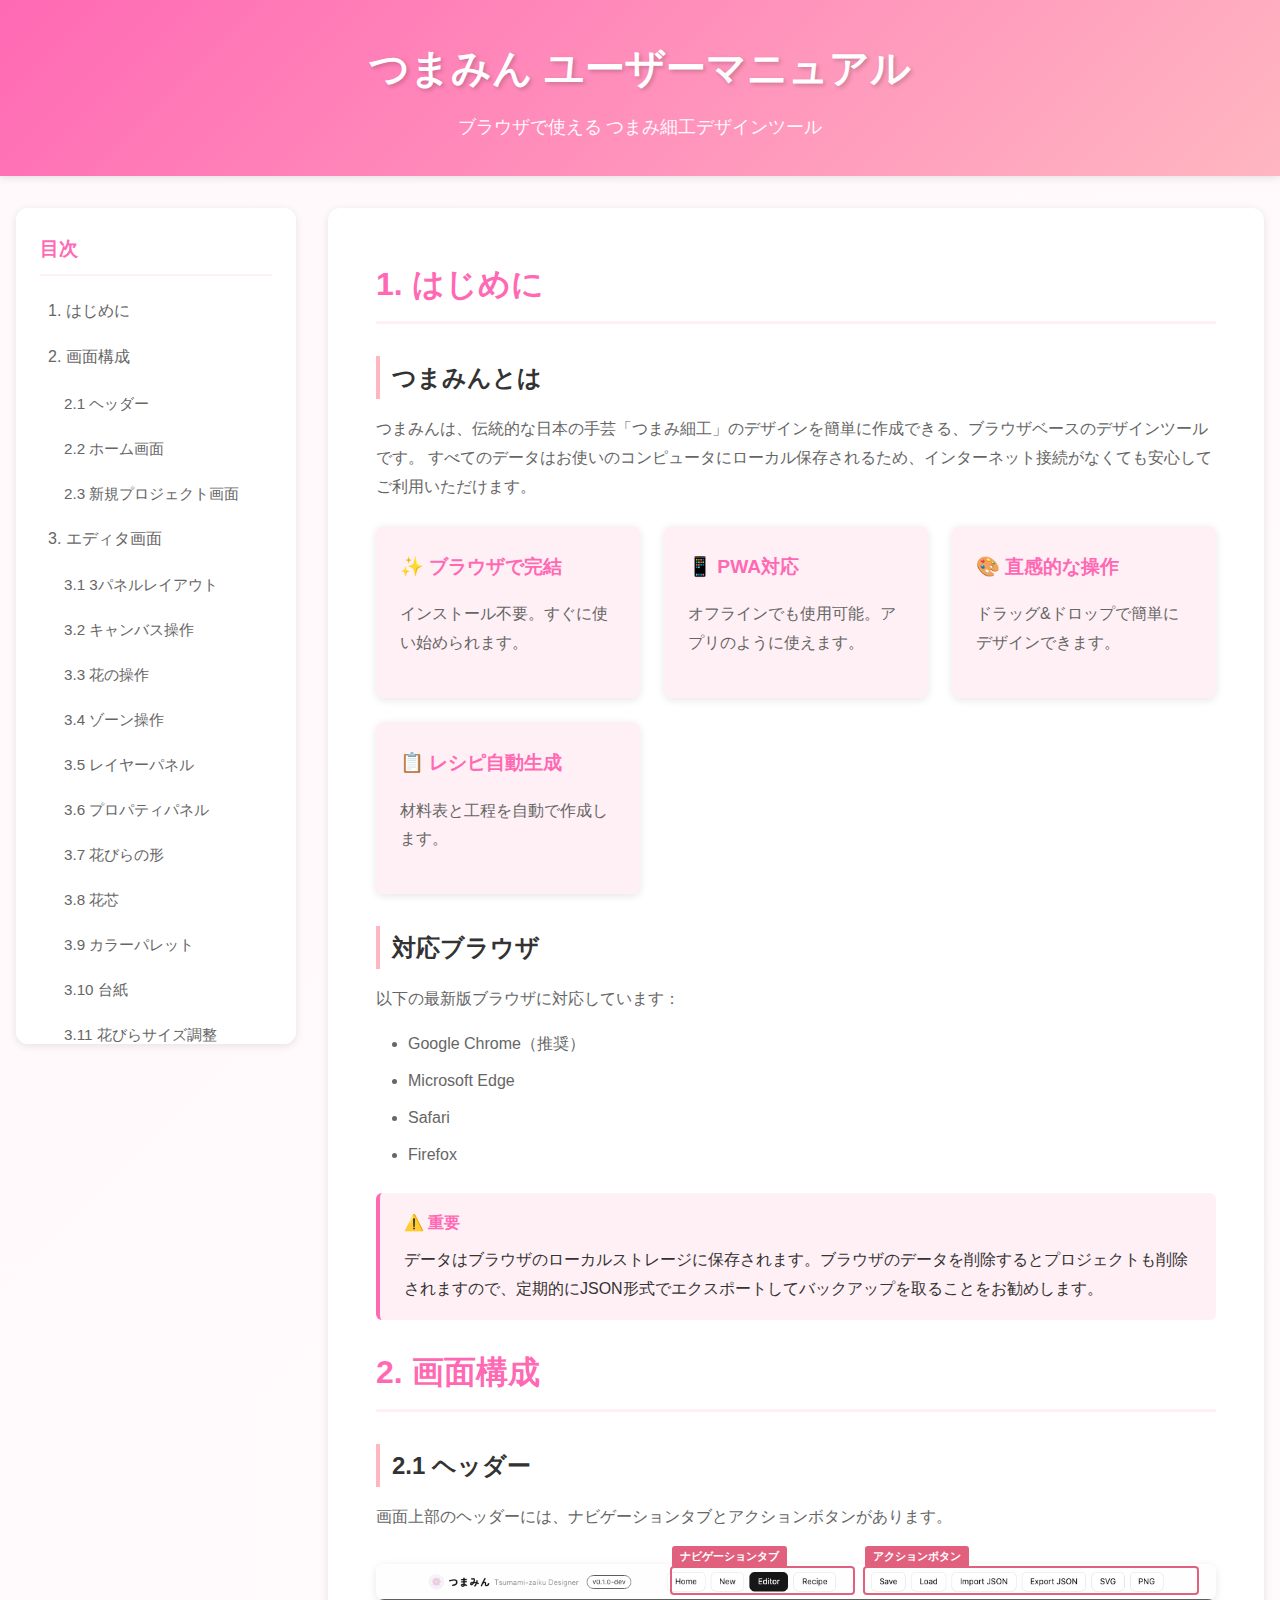
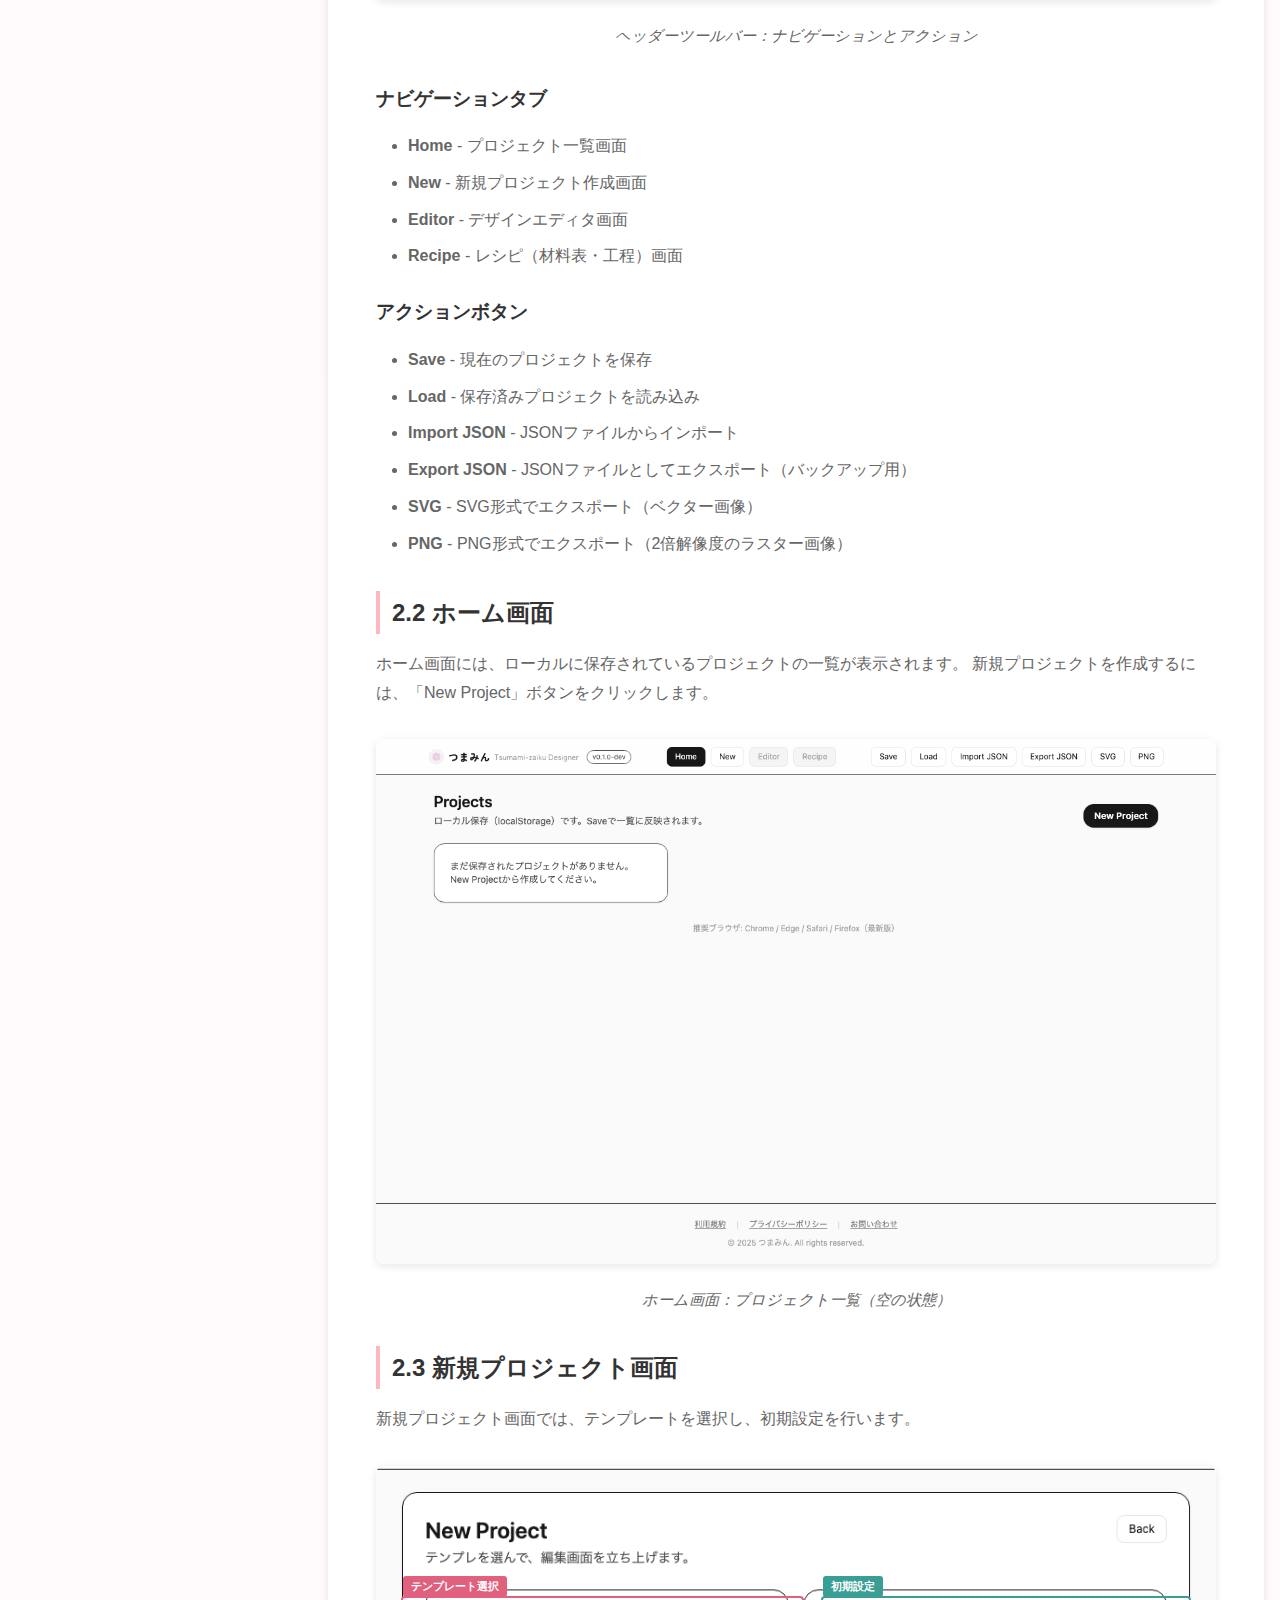
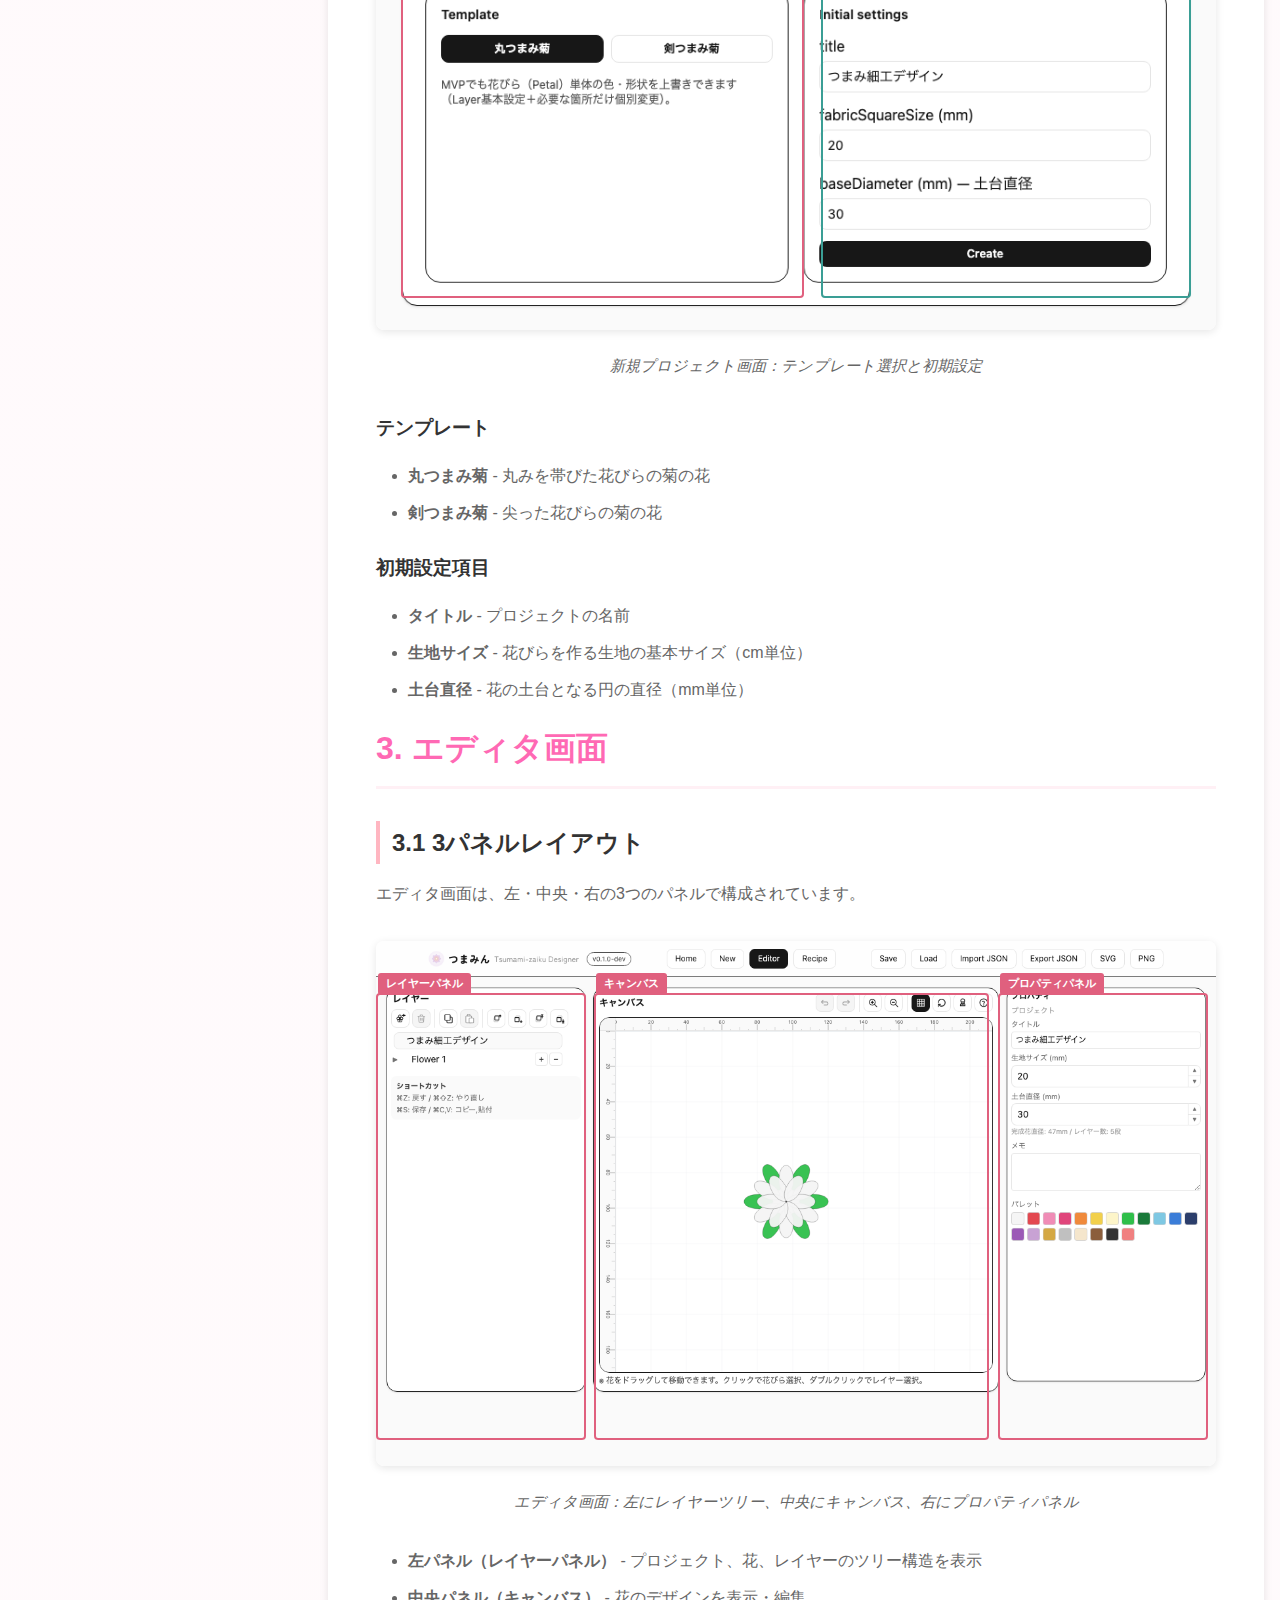
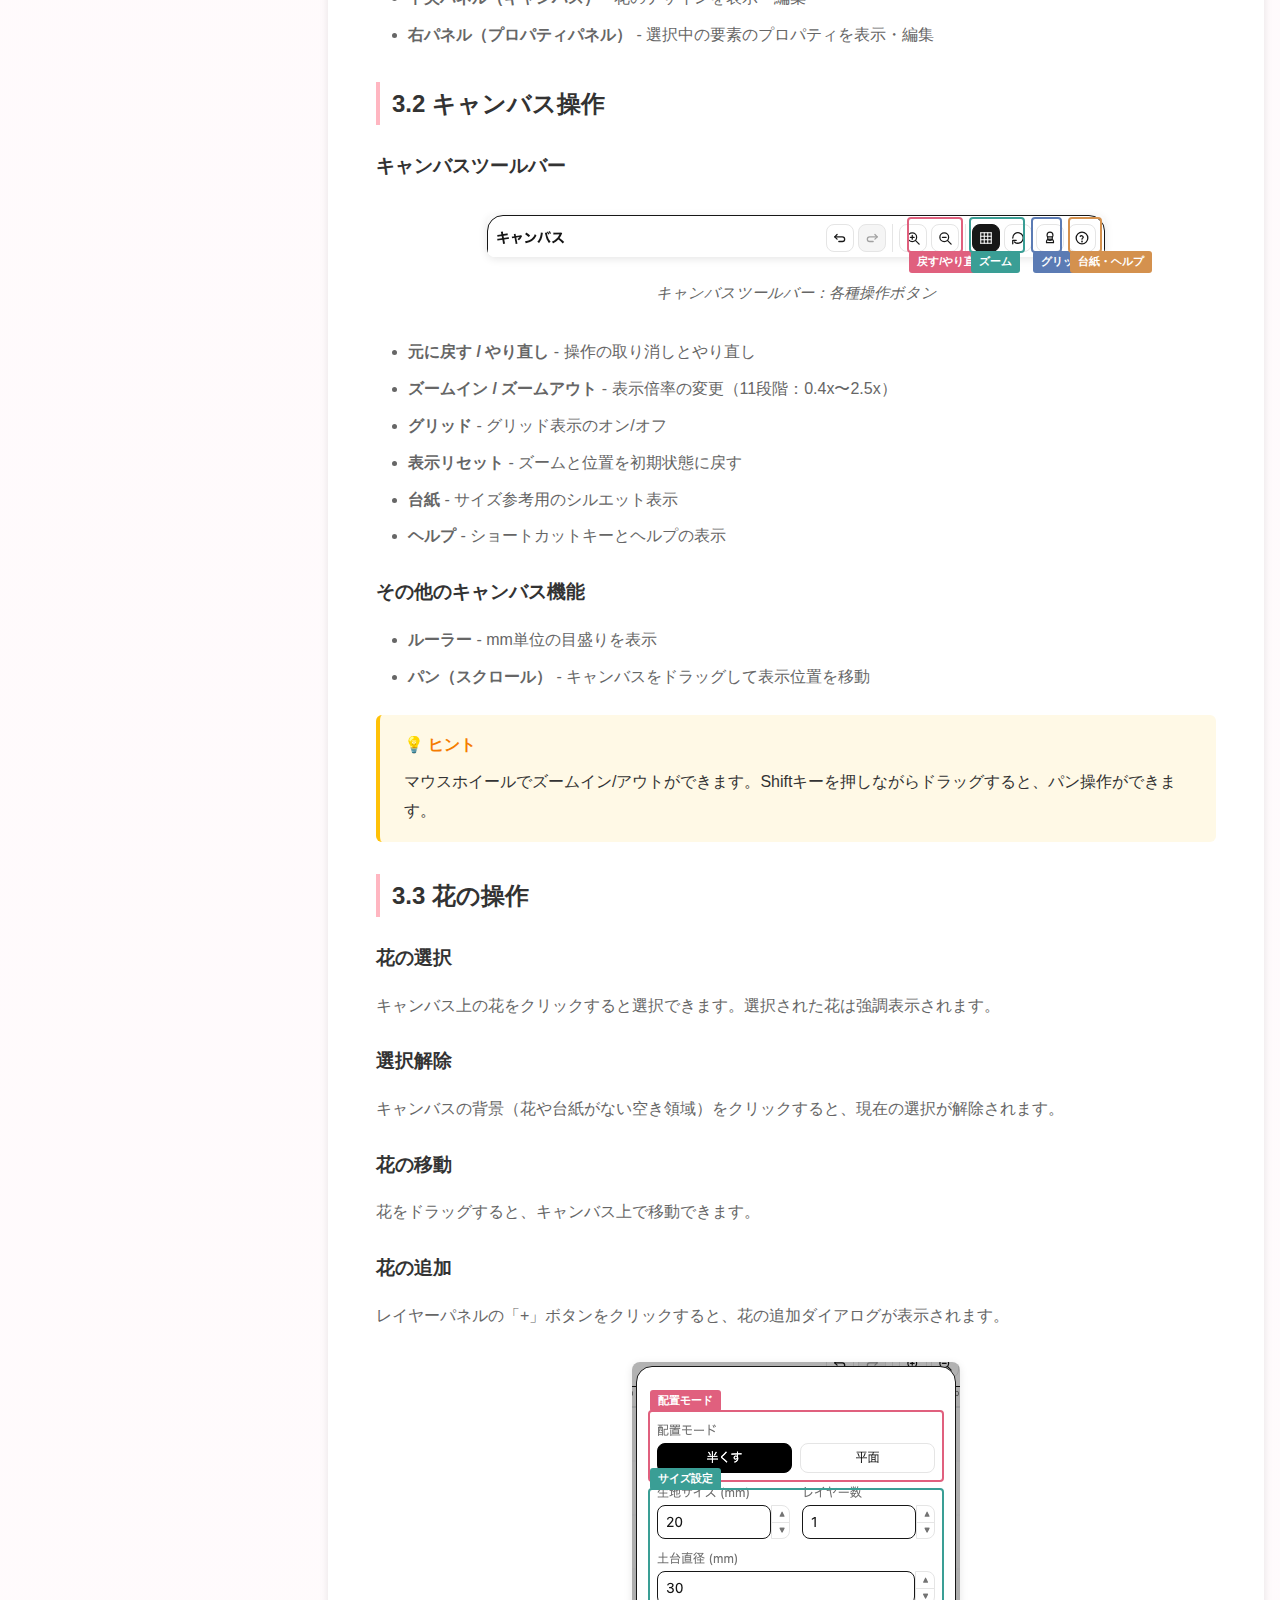
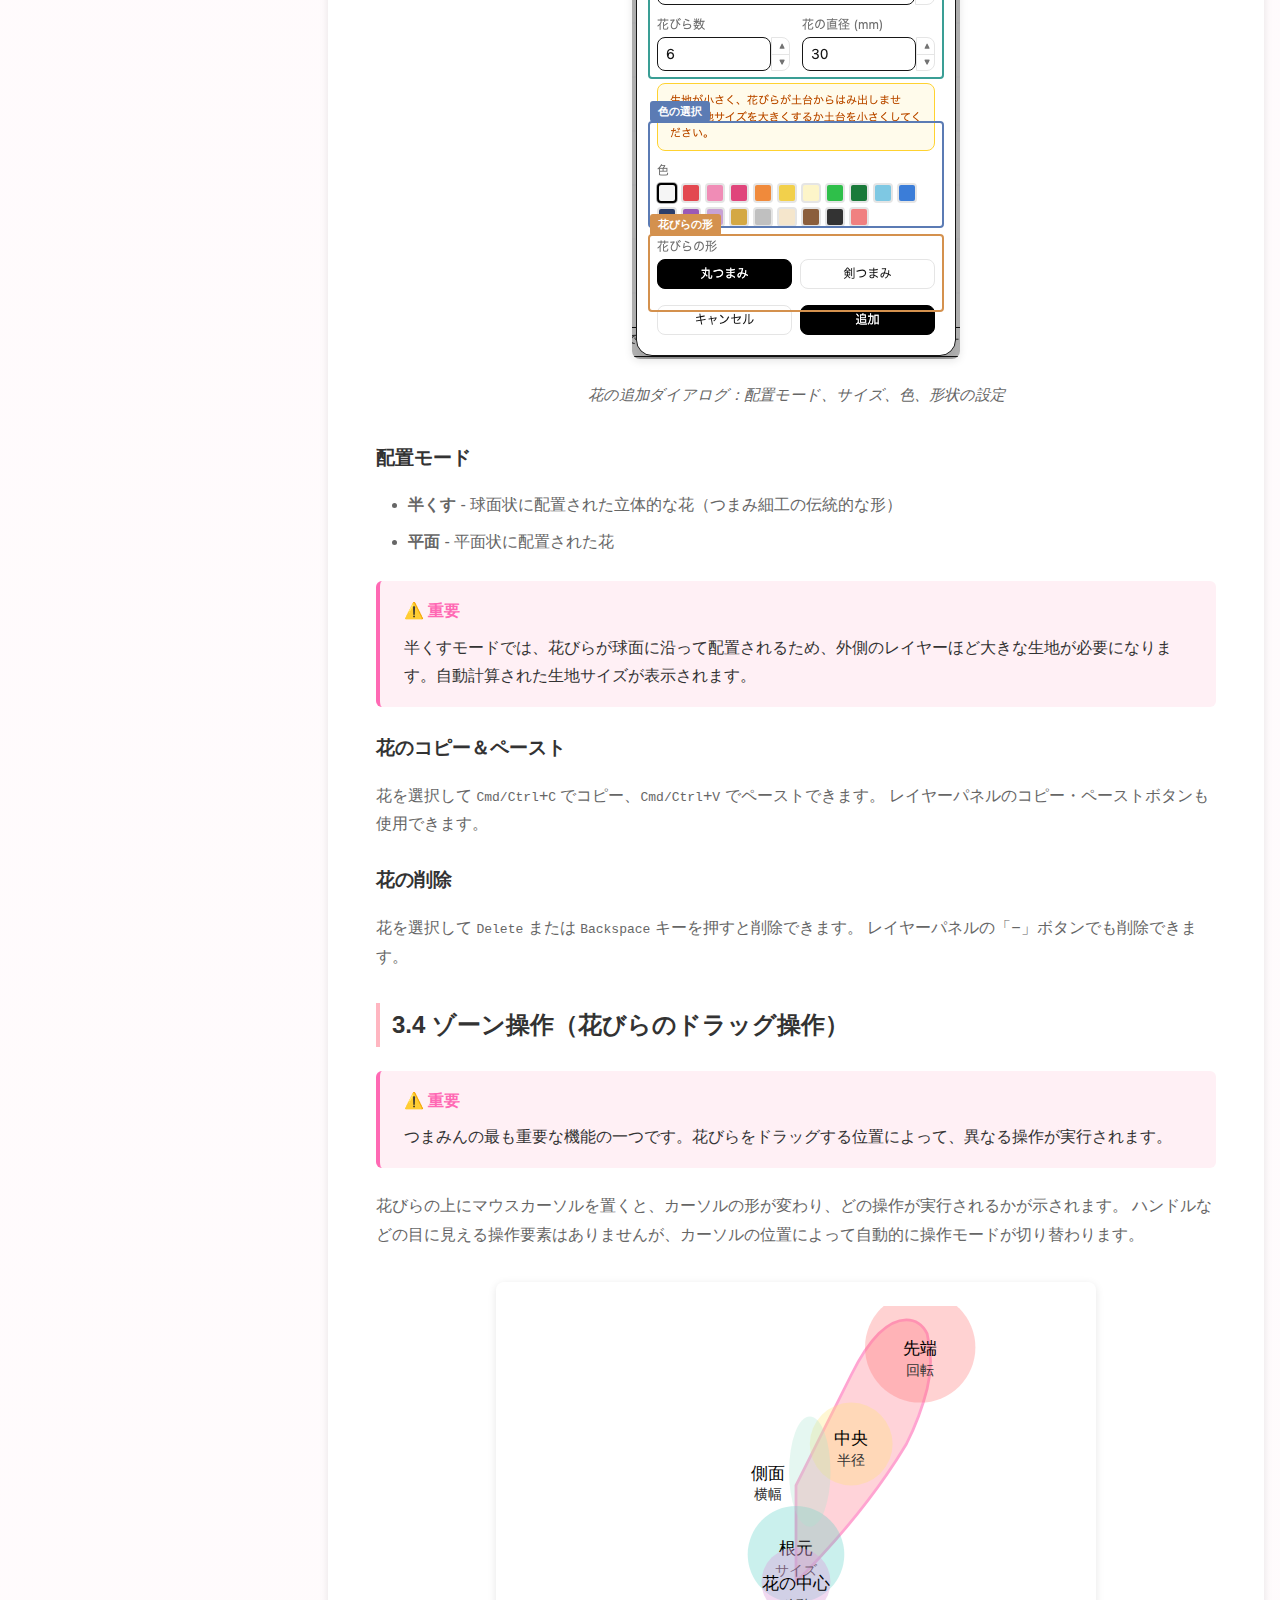
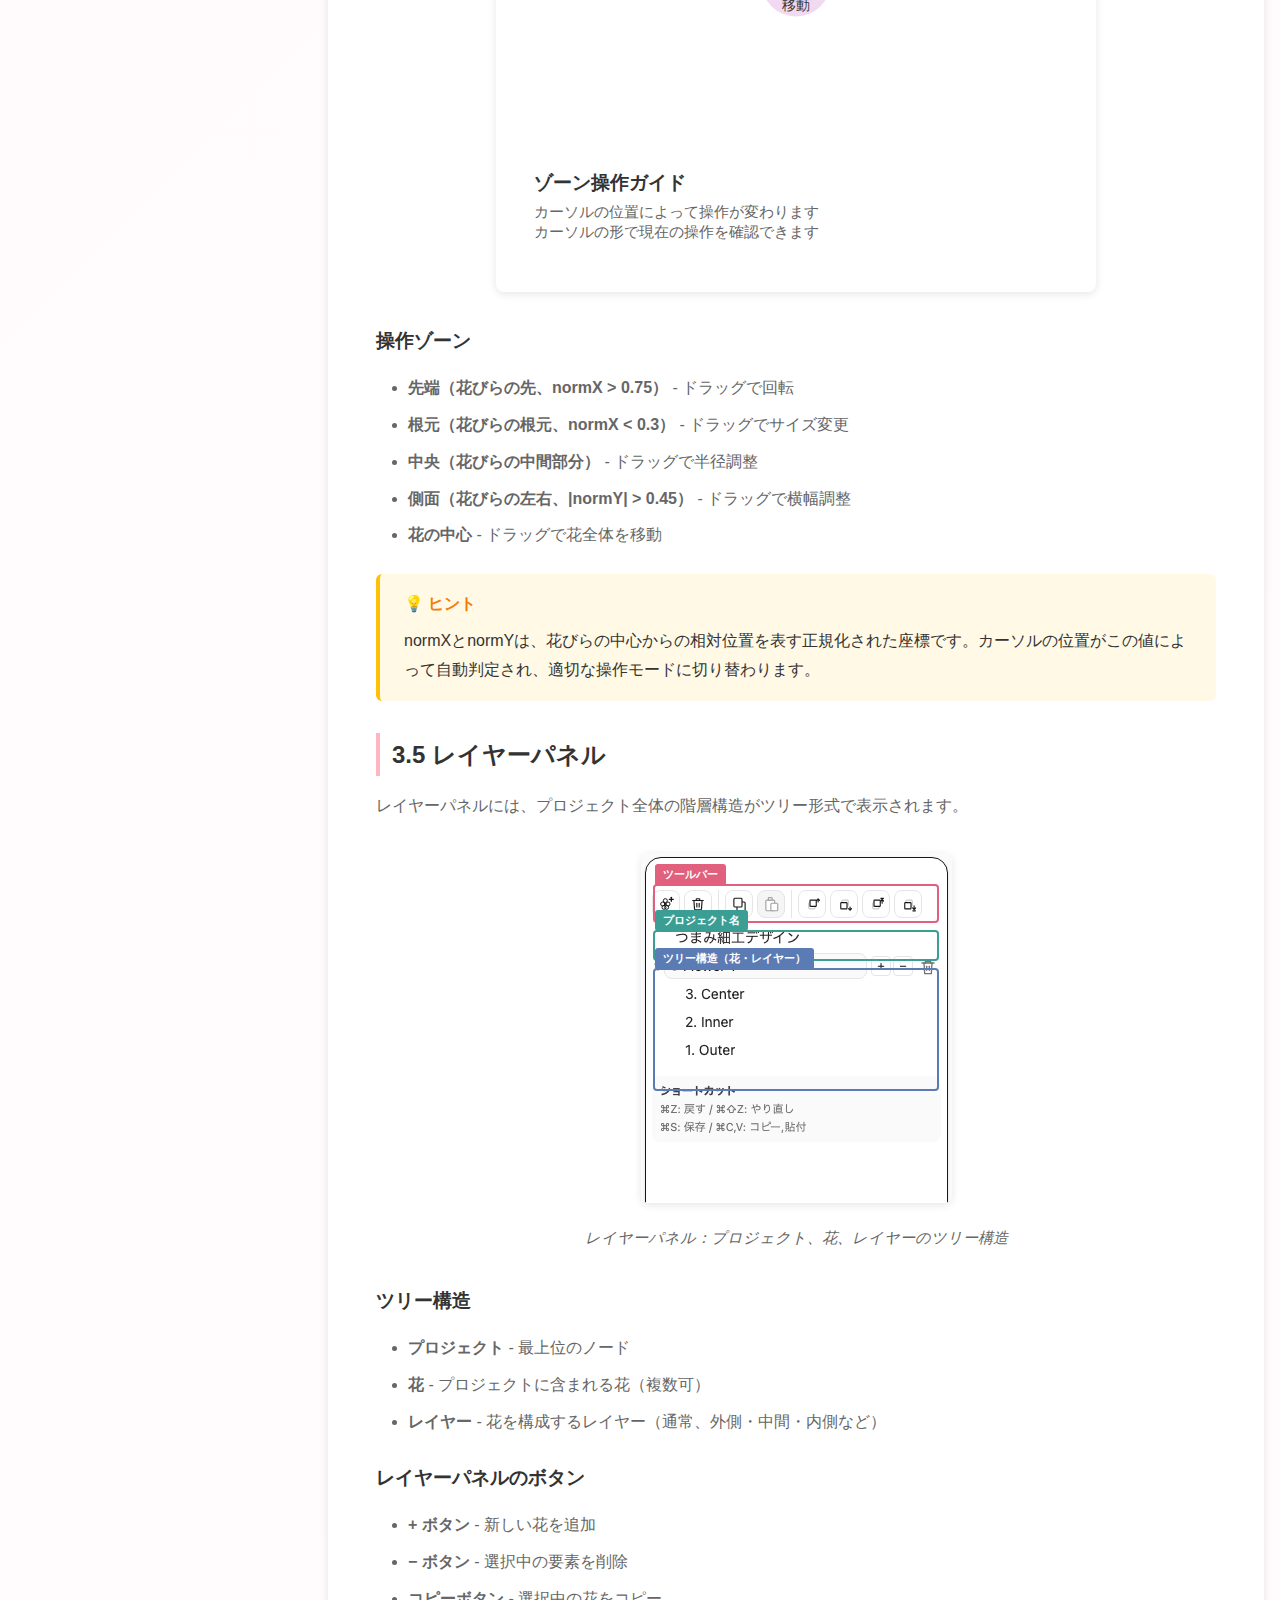
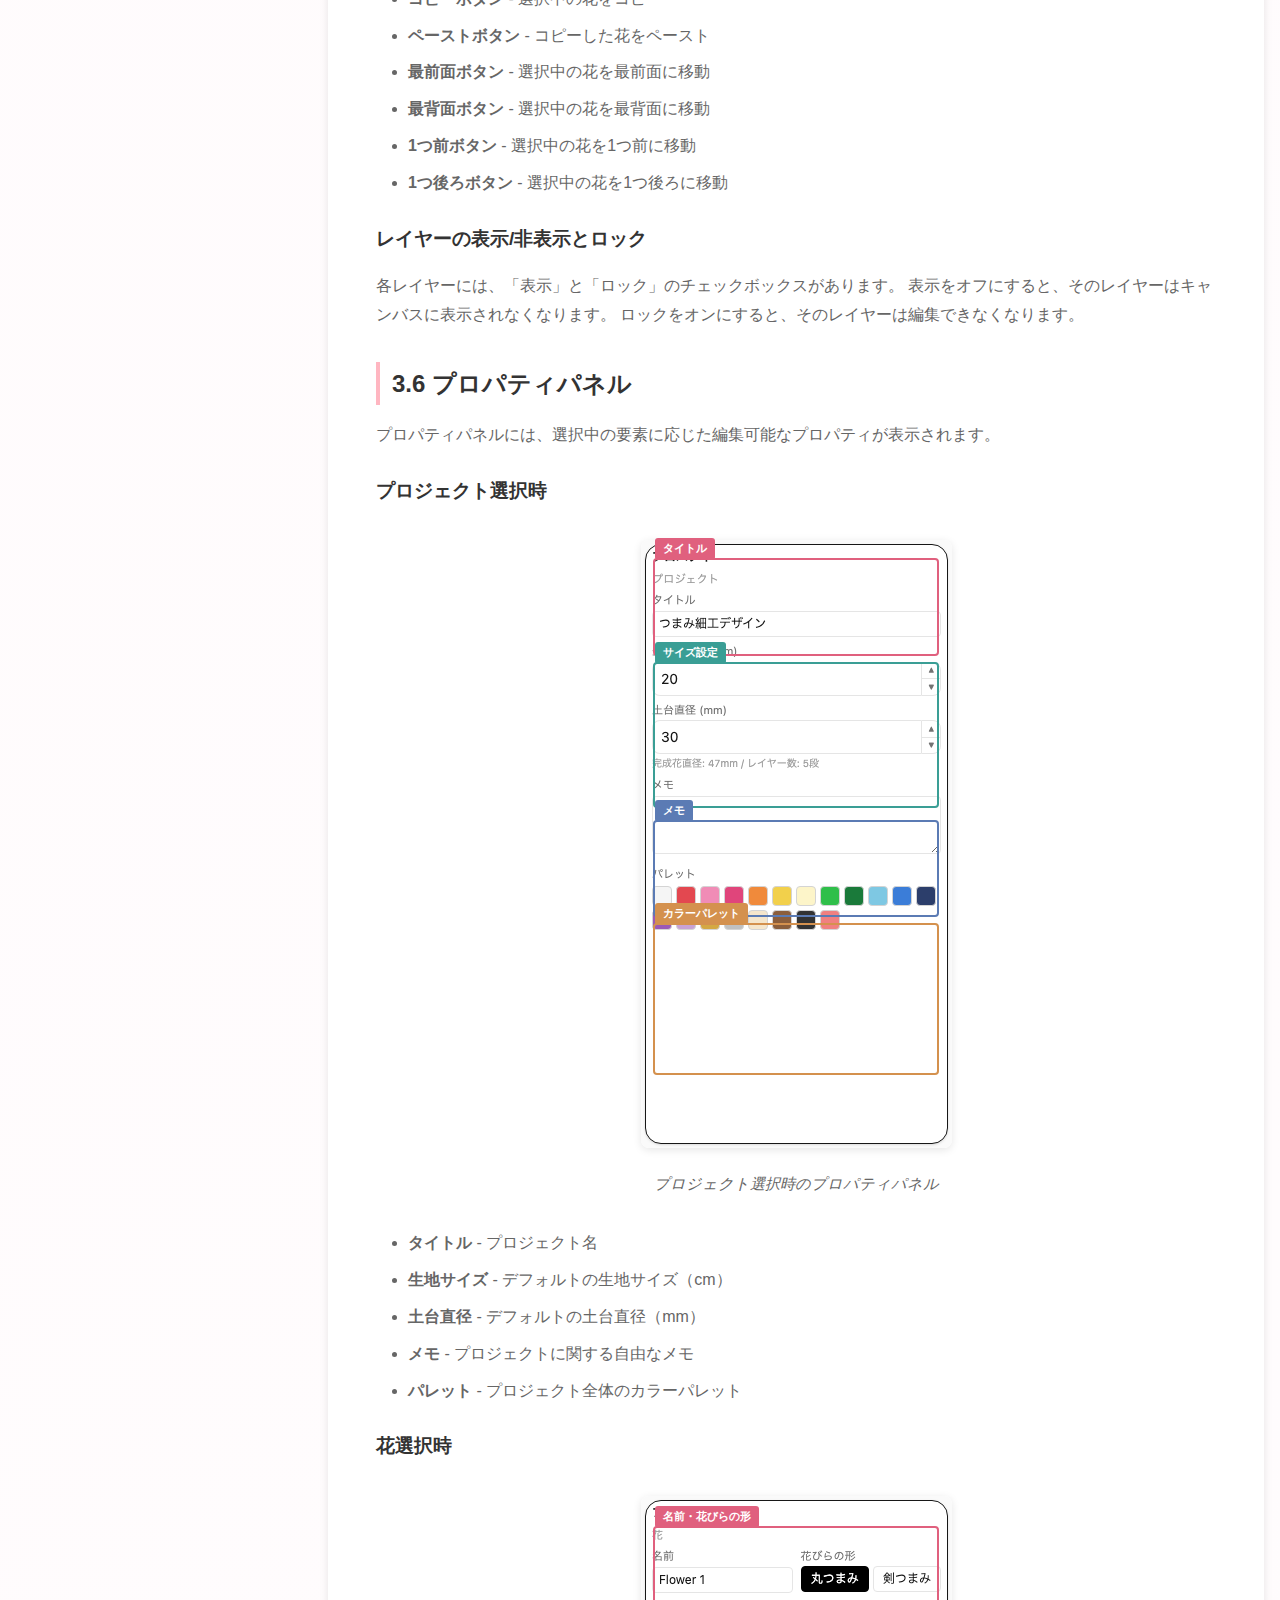
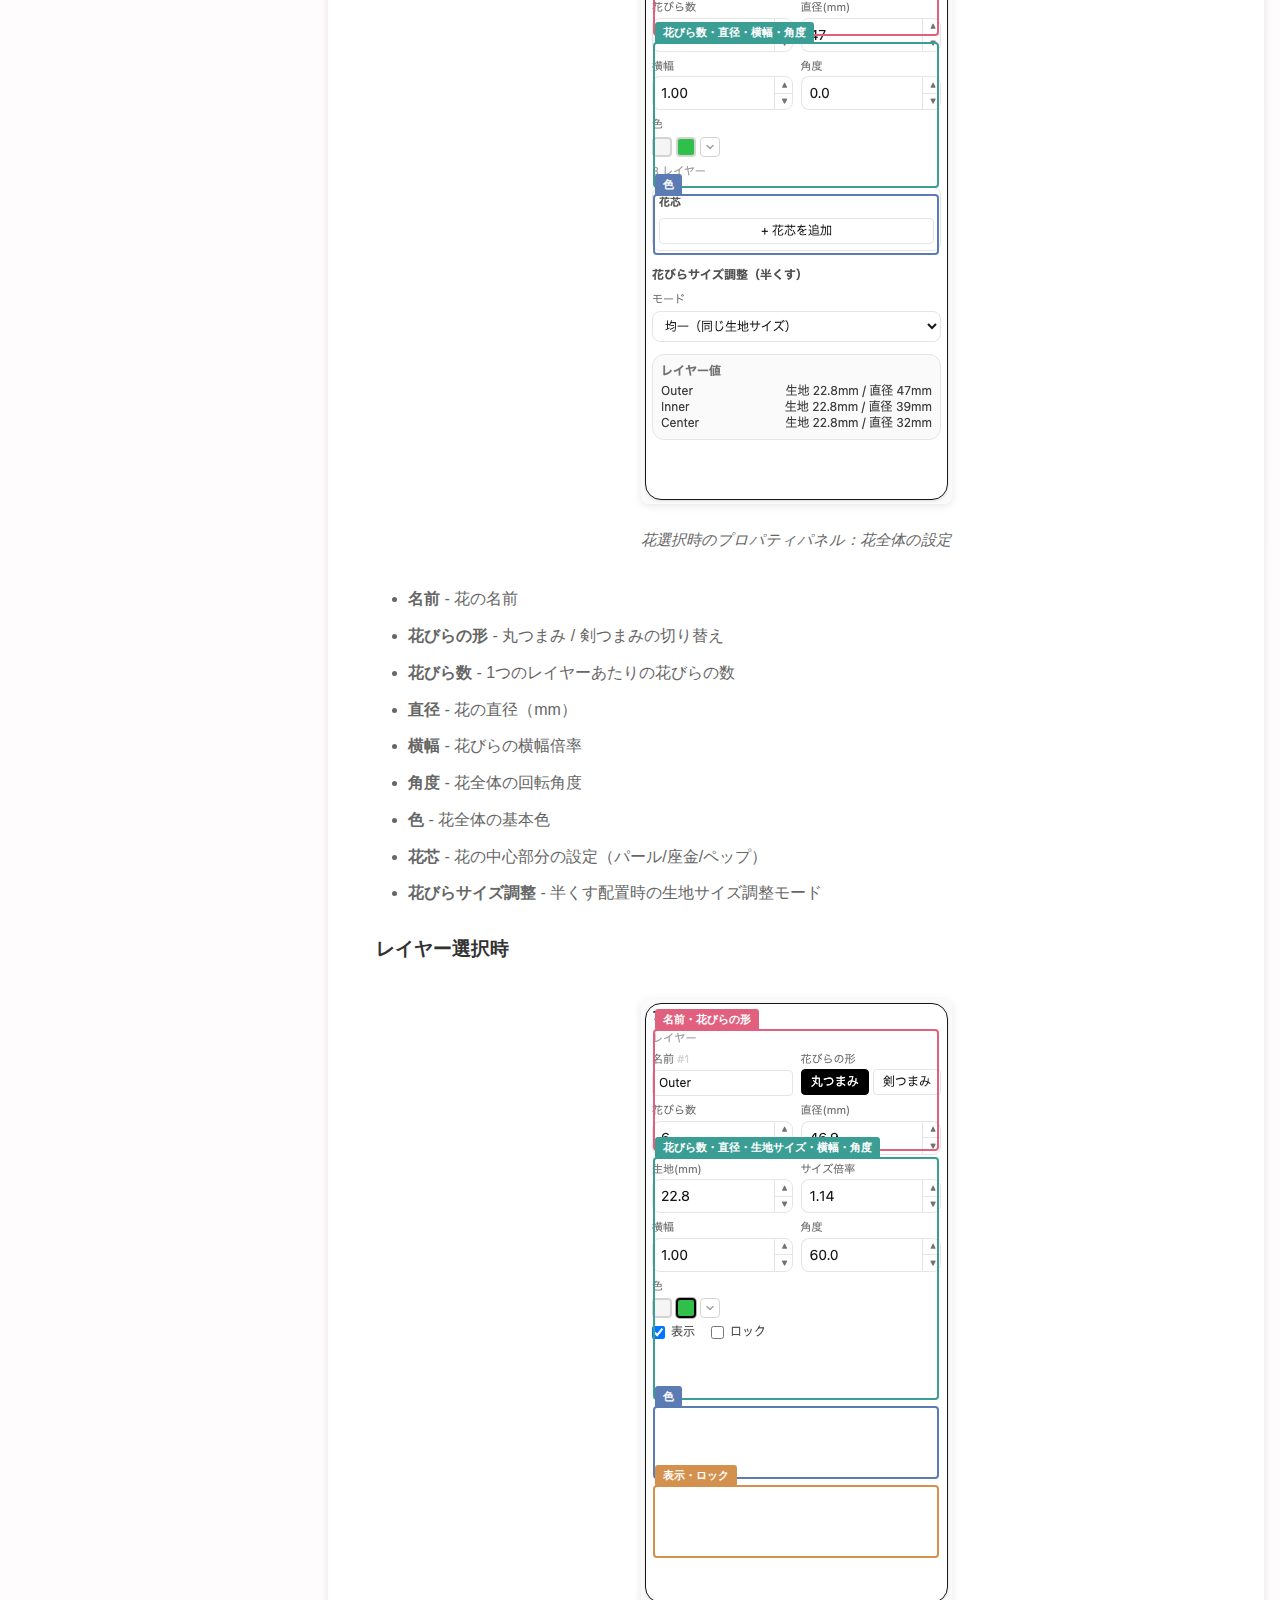
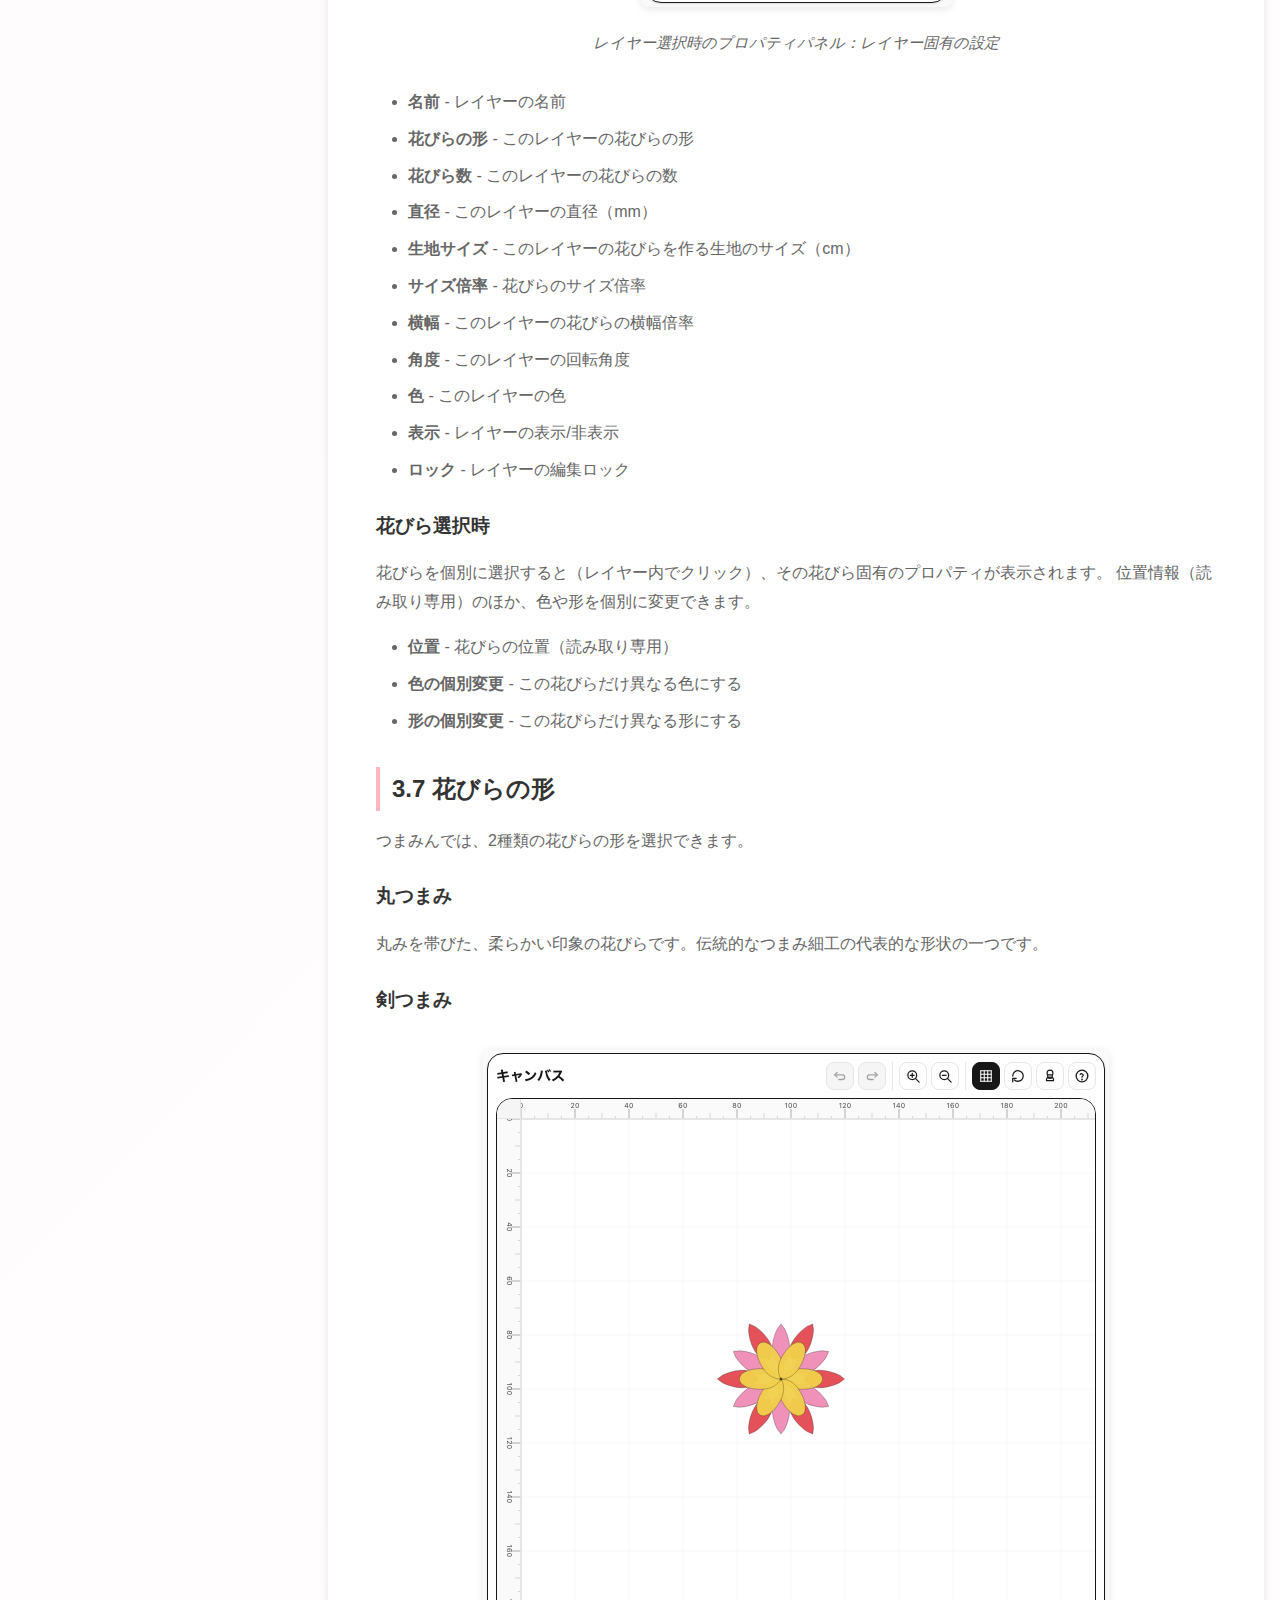
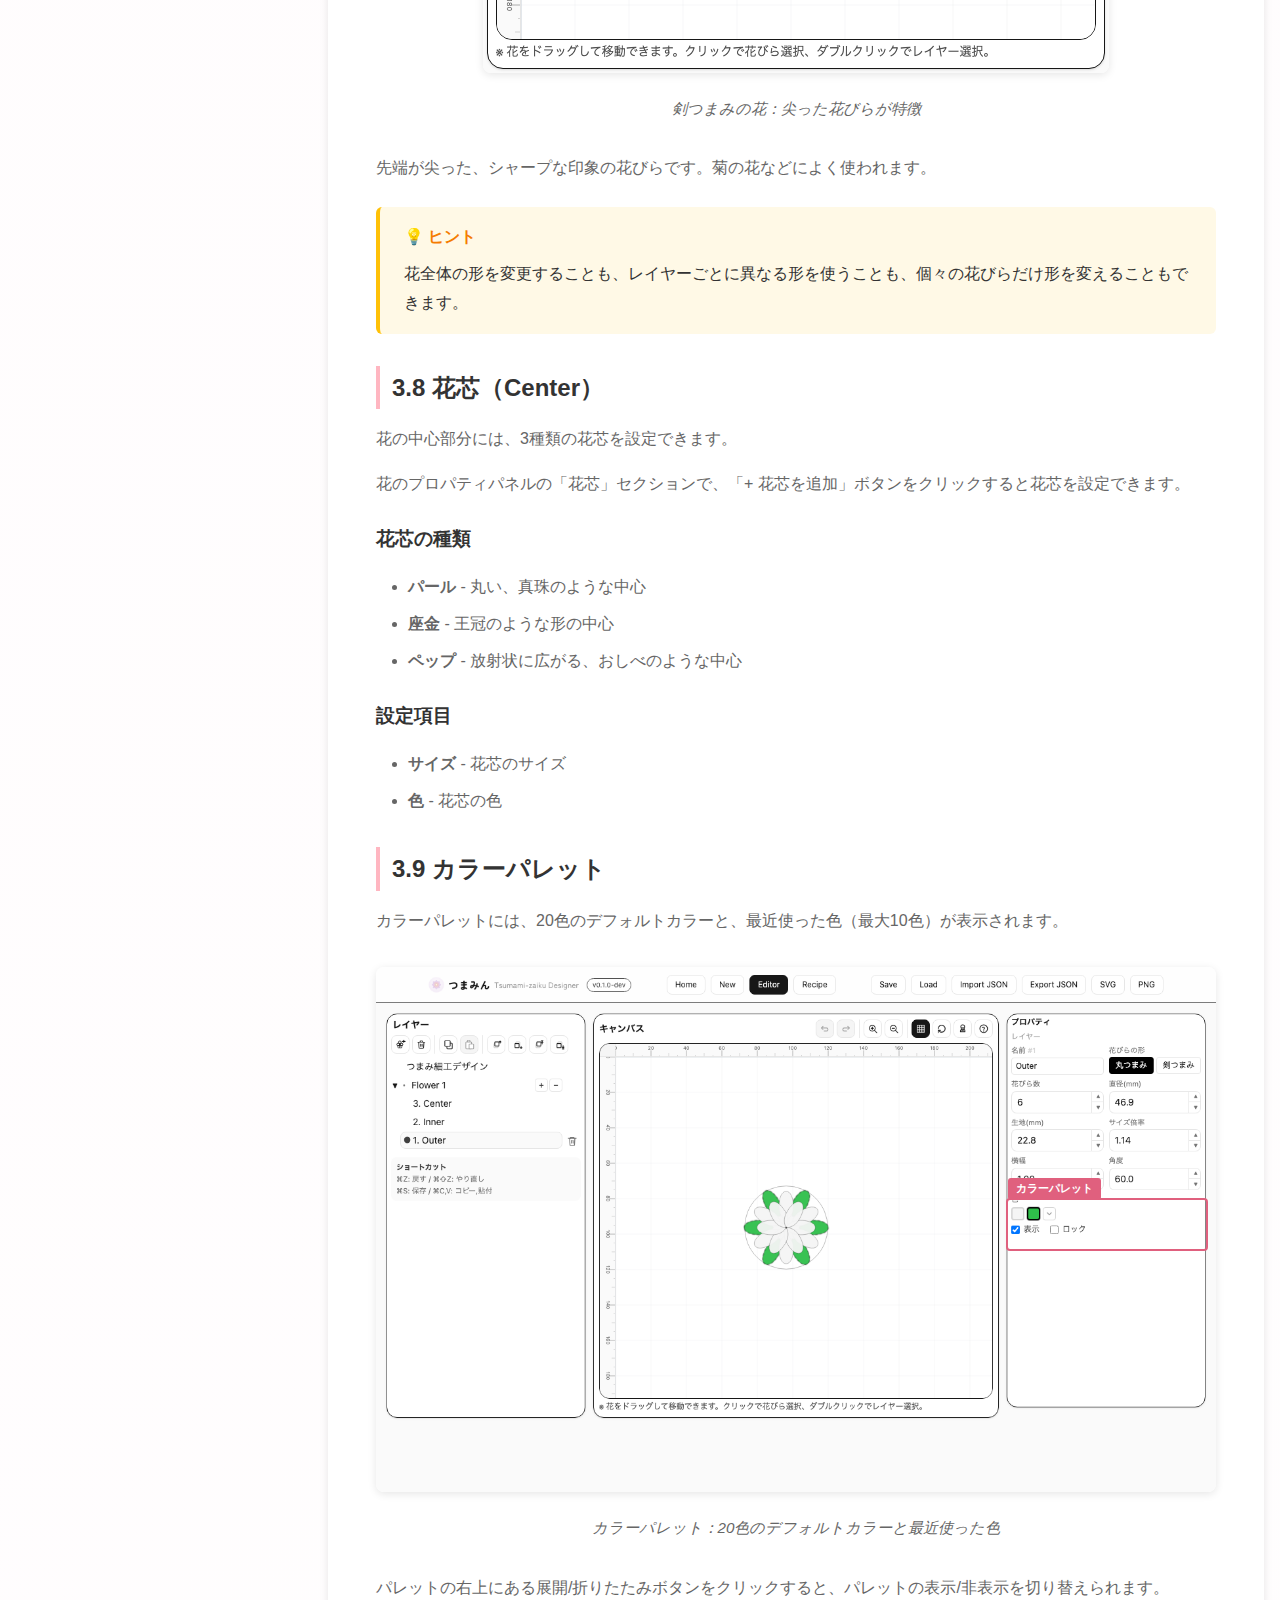
<file: tsumami/docs/manual/index.html>
<!DOCTYPE html>
<html lang="ja">
<head>
    <meta charset="UTF-8">
    <meta name="viewport" content="width=device-width, initial-scale=1.0">
    <title>つまみん ユーザーマニュアル</title>
    <style>
        * {
            margin: 0;
            padding: 0;
            box-sizing: border-box;
        }

        :root {
            --primary-pink: #FFF0F5;
            --accent-pink: #FFB6C1;
            --dark-pink: #FF69B4;
            --text-dark: #333;
            --text-light: #666;
            --border-color: #E5E5E5;
            --shadow: 0 2px 8px rgba(0, 0, 0, 0.1);
            --shadow-hover: 0 4px 12px rgba(0, 0, 0, 0.15);
        }

        body {
            font-family: 'Hiragino Sans', 'Hiragino Kaku Gothic ProN', 'Yu Gothic', 'Meiryo', sans-serif;
            line-height: 1.8;
            color: var(--text-dark);
            background: linear-gradient(135deg, #FFF9FB 0%, #FFF 100%);
            min-height: 100vh;
        }

        .header {
            background: linear-gradient(135deg, var(--dark-pink) 0%, var(--accent-pink) 100%);
            color: white;
            padding: 2rem 1rem;
            text-align: center;
            box-shadow: var(--shadow);
        }

        .header h1 {
            font-size: 2.5rem;
            margin-bottom: 0.5rem;
            text-shadow: 2px 2px 4px rgba(0, 0, 0, 0.2);
        }

        .header p {
            font-size: 1.1rem;
            opacity: 0.95;
        }

        .container {
            max-width: 1400px;
            margin: 0 auto;
            display: flex;
            gap: 2rem;
            padding: 2rem 1rem;
        }

        .sidebar {
            width: 280px;
            flex-shrink: 0;
        }

        .toc {
            background: white;
            border-radius: 12px;
            padding: 1.5rem;
            box-shadow: var(--shadow);
            position: sticky;
            top: 2rem;
            max-height: calc(100vh - 4rem);
            overflow-y: auto;
        }

        .toc h2 {
            font-size: 1.2rem;
            color: var(--dark-pink);
            margin-bottom: 1rem;
            padding-bottom: 0.5rem;
            border-bottom: 2px solid var(--primary-pink);
        }

        .toc ul {
            list-style: none;
        }

        .toc li {
            margin: 0.5rem 0;
        }

        .toc a {
            color: var(--text-light);
            text-decoration: none;
            display: block;
            padding: 0.3rem 0.5rem;
            border-radius: 6px;
            transition: all 0.2s;
        }

        .toc a:hover {
            background: var(--primary-pink);
            color: var(--dark-pink);
        }

        .toc .toc-level-2 {
            padding-left: 1rem;
            font-size: 0.95rem;
        }

        .toc .toc-level-3 {
            padding-left: 2rem;
            font-size: 0.9rem;
        }

        .content {
            flex: 1;
            background: white;
            border-radius: 12px;
            padding: 3rem;
            box-shadow: var(--shadow);
            min-width: 0;
        }

        .content h2 {
            font-size: 2rem;
            color: var(--dark-pink);
            margin: 2.5rem 0 1rem;
            padding-bottom: 0.5rem;
            border-bottom: 3px solid var(--primary-pink);
        }

        .content h2:first-child {
            margin-top: 0;
        }

        .content h3 {
            font-size: 1.5rem;
            color: var(--text-dark);
            margin: 2rem 0 1rem;
            padding-left: 0.75rem;
            border-left: 4px solid var(--accent-pink);
        }

        .content h4 {
            font-size: 1.2rem;
            color: var(--text-dark);
            margin: 1.5rem 0 0.75rem;
        }

        .content p {
            margin: 1rem 0;
            color: var(--text-light);
        }

        .content ul, .content ol {
            margin: 1rem 0 1rem 2rem;
            color: var(--text-light);
        }

        .content li {
            margin: 0.5rem 0;
        }

        figure {
            margin: 2rem 0;
            text-align: center;
        }

        figure img {
            max-width: 100%;
            height: auto;
            border-radius: 8px;
            box-shadow: var(--shadow);
            transition: box-shadow 0.3s;
        }

        figure img:hover {
            box-shadow: var(--shadow-hover);
        }

        figcaption {
            margin-top: 0.75rem;
            color: var(--text-light);
            font-size: 0.95rem;
            font-style: italic;
        }

        .annotated-img {
            position: relative;
            display: inline-block;
            max-width: 100%;
        }

        .annotated-img img {
            display: block;
            max-width: 100%;
            height: auto;
            border-radius: 8px;
            box-shadow: 0 2px 8px rgba(0,0,0,0.1);
        }

        .annotation-box {
            position: absolute;
            border: 2.5px solid #E0607E;
            border-radius: 4px;
            pointer-events: none;
        }

        .annotation-box::after {
            content: attr(data-label);
            position: absolute;
            top: -22px;
            left: 0;
            background: #E0607E;
            color: white;
            font-size: 11px;
            font-weight: bold;
            padding: 1px 8px;
            border-radius: 3px;
            white-space: nowrap;
        }

        .annotation-box.label-bottom::after {
            top: auto;
            bottom: -22px;
        }

        .annotation-box.label-right::after {
            left: auto;
            right: 0;
        }

        /* 第2色: ティール系（同じ画像で2種類のアノテーションを使い分け） */
        .annotation-box.color-teal {
            border-color: #3A9E95;
        }
        .annotation-box.color-teal::after {
            background: #3A9E95;
        }

        /* 第3色: ネイビー系 */
        .annotation-box.color-navy {
            border-color: #5B7BB4;
        }
        .annotation-box.color-navy::after {
            background: #5B7BB4;
        }

        /* 第4色: アンバー系 */
        .annotation-box.color-amber {
            border-color: #D4914E;
        }
        .annotation-box.color-amber::after {
            background: #D4914E;
        }

        .img-pair {
            display: flex;
            gap: 1rem;
            align-items: flex-start;
            margin: 2rem 0;
            flex-wrap: wrap;
        }

        .img-pair figure {
            flex: 1;
            min-width: 200px;
            margin: 0;
        }

        .img-pair figure img {
            width: 100%;
        }

        .img-pair .full-view {
            flex: 2;
            min-width: 400px;
        }

        .img-pair .detail-view {
            flex: 1;
            min-width: 200px;
        }

        .tip-box {
            background: #FFF9E6;
            border-left: 4px solid #FFC107;
            padding: 1rem 1.5rem;
            margin: 1.5rem 0;
            border-radius: 6px;
        }

        .tip-box::before {
            content: "💡 ヒント";
            display: block;
            font-weight: bold;
            color: #F57C00;
            margin-bottom: 0.5rem;
        }

        .important-box {
            background: var(--primary-pink);
            border-left: 4px solid var(--dark-pink);
            padding: 1rem 1.5rem;
            margin: 1.5rem 0;
            border-radius: 6px;
        }

        .important-box::before {
            content: "⚠️ 重要";
            display: block;
            font-weight: bold;
            color: var(--dark-pink);
            margin-bottom: 0.5rem;
        }

        .shortcuts-table {
            width: 100%;
            border-collapse: collapse;
            margin: 1.5rem 0;
        }

        .shortcuts-table th,
        .shortcuts-table td {
            padding: 0.75rem 1rem;
            text-align: left;
            border-bottom: 1px solid var(--border-color);
        }

        .shortcuts-table th {
            background: var(--primary-pink);
            color: var(--text-dark);
            font-weight: bold;
        }

        .shortcuts-table tr:hover {
            background: #FAFAFA;
        }

        .shortcuts-table kbd {
            display: inline-block;
            padding: 0.25rem 0.5rem;
            background: white;
            border: 1px solid var(--border-color);
            border-radius: 4px;
            font-family: 'Courier New', monospace;
            font-size: 0.9rem;
            box-shadow: 0 1px 2px rgba(0, 0, 0, 0.1);
        }

        .back-to-top {
            position: fixed;
            bottom: 2rem;
            right: 2rem;
            background: var(--dark-pink);
            color: white;
            width: 50px;
            height: 50px;
            border-radius: 50%;
            display: flex;
            align-items: center;
            justify-content: center;
            text-decoration: none;
            box-shadow: var(--shadow);
            transition: all 0.3s;
            opacity: 0;
            pointer-events: none;
        }

        .back-to-top.visible {
            opacity: 1;
            pointer-events: auto;
        }

        .back-to-top:hover {
            background: #FF1493;
            transform: translateY(-3px);
            box-shadow: var(--shadow-hover);
        }

        .zone-diagram {
            max-width: 600px;
            margin: 2rem auto;
            padding: 1.5rem;
            background: white;
            border-radius: 8px;
            box-shadow: var(--shadow);
        }

        .feature-grid {
            display: grid;
            grid-template-columns: repeat(auto-fit, minmax(250px, 1fr));
            gap: 1.5rem;
            margin: 1.5rem 0;
        }

        .feature-card {
            background: var(--primary-pink);
            padding: 1.5rem;
            border-radius: 8px;
            box-shadow: var(--shadow);
        }

        .feature-card h4 {
            margin-top: 0;
            color: var(--dark-pink);
        }

        @media (max-width: 1024px) {
            .container {
                flex-direction: column;
            }

            .sidebar {
                width: 100%;
            }

            .toc {
                position: static;
                max-height: none;
            }

            .content {
                padding: 2rem 1.5rem;
            }
        }

        @media (max-width: 640px) {
            .header h1 {
                font-size: 1.8rem;
            }

            .content {
                padding: 1.5rem 1rem;
            }

            .content h2 {
                font-size: 1.5rem;
            }

            .content h3 {
                font-size: 1.2rem;
            }
        }

        @media print {
            .header {
                background: white;
                color: var(--text-dark);
            }

            .sidebar,
            .back-to-top {
                display: none;
            }

            .container {
                display: block;
            }

            .content {
                box-shadow: none;
            }

            figure {
                page-break-inside: avoid;
            }
        }
    </style>
</head>
<body>
    <div class="header">
        <h1>つまみん ユーザーマニュアル</h1>
        <p>ブラウザで使える つまみ細工デザインツール</p>
    </div>

    <div class="container">
        <aside class="sidebar">
            <nav class="toc">
                <h2>目次</h2>
                <ul>
                    <li><a href="#intro">1. はじめに</a></li>
                    <li><a href="#overview">2. 画面構成</a>
                        <ul>
                            <li class="toc-level-2"><a href="#header">2.1 ヘッダー</a></li>
                            <li class="toc-level-2"><a href="#home">2.2 ホーム画面</a></li>
                            <li class="toc-level-2"><a href="#new-project">2.3 新規プロジェクト画面</a></li>
                        </ul>
                    </li>
                    <li><a href="#editor">3. エディタ画面</a>
                        <ul>
                            <li class="toc-level-2"><a href="#layout">3.1 3パネルレイアウト</a></li>
                            <li class="toc-level-2"><a href="#canvas">3.2 キャンバス操作</a></li>
                            <li class="toc-level-2"><a href="#flower-ops">3.3 花の操作</a></li>
                            <li class="toc-level-2"><a href="#zone-ops">3.4 ゾーン操作</a></li>
                            <li class="toc-level-2"><a href="#layer-panel">3.5 レイヤーパネル</a></li>
                            <li class="toc-level-2"><a href="#property-panel">3.6 プロパティパネル</a></li>
                            <li class="toc-level-2"><a href="#petal-shapes">3.7 花びらの形</a></li>
                            <li class="toc-level-2"><a href="#center">3.8 花芯</a></li>
                            <li class="toc-level-2"><a href="#color-palette">3.9 カラーパレット</a></li>
                            <li class="toc-level-2"><a href="#stencil">3.10 台紙</a></li>
                            <li class="toc-level-2"><a href="#petal-sizing">3.11 花びらサイズ調整</a></li>
                        </ul>
                    </li>
                    <li><a href="#recipe">4. レシピ画面</a></li>
                    <li><a href="#data">5. データ管理</a>
                        <ul>
                            <li class="toc-level-2"><a href="#save-load">5.1 保存と読み込み</a></li>
                            <li class="toc-level-2"><a href="#import-export">5.2 インポート/エクスポート</a></li>
                        </ul>
                    </li>
                    <li><a href="#shortcuts">6. キーボードショートカット</a></li>
                    <li><a href="#mobile">7. モバイル対応</a></li>
                </ul>
            </nav>
        </aside>

        <main class="content">
            <section id="intro">
                <h2>1. はじめに</h2>

                <h3>つまみんとは</h3>
                <p>
                    つまみんは、伝統的な日本の手芸「つまみ細工」のデザインを簡単に作成できる、ブラウザベースのデザインツールです。
                    すべてのデータはお使いのコンピュータにローカル保存されるため、インターネット接続がなくても安心してご利用いただけます。
                </p>

                <div class="feature-grid">
                    <div class="feature-card">
                        <h4>✨ ブラウザで完結</h4>
                        <p>インストール不要。すぐに使い始められます。</p>
                    </div>
                    <div class="feature-card">
                        <h4>📱 PWA対応</h4>
                        <p>オフラインでも使用可能。アプリのように使えます。</p>
                    </div>
                    <div class="feature-card">
                        <h4>🎨 直感的な操作</h4>
                        <p>ドラッグ&ドロップで簡単にデザインできます。</p>
                    </div>
                    <div class="feature-card">
                        <h4>📋 レシピ自動生成</h4>
                        <p>材料表と工程を自動で作成します。</p>
                    </div>
                </div>

                <h3>対応ブラウザ</h3>
                <p>以下の最新版ブラウザに対応しています：</p>
                <ul>
                    <li>Google Chrome（推奨）</li>
                    <li>Microsoft Edge</li>
                    <li>Safari</li>
                    <li>Firefox</li>
                </ul>

                <div class="important-box">
                    データはブラウザのローカルストレージに保存されます。ブラウザのデータを削除するとプロジェクトも削除されますので、定期的にJSON形式でエクスポートしてバックアップを取ることをお勧めします。
                </div>
            </section>

            <section id="overview">
                <h2>2. 画面構成</h2>

                <h3 id="header">2.1 ヘッダー</h3>
                <p>
                    画面上部のヘッダーには、ナビゲーションタブとアクションボタンがあります。
                </p>

                <figure>
                    <div class="annotated-img">
                        <img src="images/13_header_toolbar.png" alt="ヘッダーツールバー">
                        <div class="annotation-box" style="left: 35%; top: 5%; width: 22%; height: 80%;" data-label="ナビゲーションタブ"></div>
                        <div class="annotation-box" style="left: 58%; top: 5%; width: 40%; height: 80%;" data-label="アクションボタン"></div>
                    </div>
                    <figcaption>ヘッダーツールバー：ナビゲーションとアクション</figcaption>
                </figure>

                <h4>ナビゲーションタブ</h4>
                <ul>
                    <li><strong>Home</strong> - プロジェクト一覧画面</li>
                    <li><strong>New</strong> - 新規プロジェクト作成画面</li>
                    <li><strong>Editor</strong> - デザインエディタ画面</li>
                    <li><strong>Recipe</strong> - レシピ（材料表・工程）画面</li>
                </ul>

                <h4>アクションボタン</h4>
                <ul>
                    <li><strong>Save</strong> - 現在のプロジェクトを保存</li>
                    <li><strong>Load</strong> - 保存済みプロジェクトを読み込み</li>
                    <li><strong>Import JSON</strong> - JSONファイルからインポート</li>
                    <li><strong>Export JSON</strong> - JSONファイルとしてエクスポート（バックアップ用）</li>
                    <li><strong>SVG</strong> - SVG形式でエクスポート（ベクター画像）</li>
                    <li><strong>PNG</strong> - PNG形式でエクスポート（2倍解像度のラスター画像）</li>
                </ul>

                <h3 id="home">2.2 ホーム画面</h3>
                <p>
                    ホーム画面には、ローカルに保存されているプロジェクトの一覧が表示されます。
                    新規プロジェクトを作成するには、「New Project」ボタンをクリックします。
                </p>

                <figure>
                    <img src="images/01_home.png" alt="ホーム画面">
                    <figcaption>ホーム画面：プロジェクト一覧（空の状態）</figcaption>
                </figure>

                <h3 id="new-project">2.3 新規プロジェクト画面</h3>
                <p>
                    新規プロジェクト画面では、テンプレートを選択し、初期設定を行います。
                </p>

                <figure>
                    <div class="annotated-img">
                        <img src="images/crop_new_project.png" alt="新規プロジェクト画面">
                        <div class="annotation-box" style="left: 3%; top: 28%; width: 48%; height: 65%;" data-label="テンプレート選択"></div>
                        <div class="annotation-box color-teal" style="left: 53%; top: 28%; width: 44%; height: 65%;" data-label="初期設定"></div>
                    </div>
                    <figcaption>新規プロジェクト画面：テンプレート選択と初期設定</figcaption>
                </figure>

                <h4>テンプレート</h4>
                <ul>
                    <li><strong>丸つまみ菊</strong> - 丸みを帯びた花びらの菊の花</li>
                    <li><strong>剣つまみ菊</strong> - 尖った花びらの菊の花</li>
                </ul>

                <h4>初期設定項目</h4>
                <ul>
                    <li><strong>タイトル</strong> - プロジェクトの名前</li>
                    <li><strong>生地サイズ</strong> - 花びらを作る生地の基本サイズ（cm単位）</li>
                    <li><strong>土台直径</strong> - 花の土台となる円の直径（mm単位）</li>
                </ul>
            </section>

            <section id="editor">
                <h2>3. エディタ画面</h2>

                <h3 id="layout">3.1 3パネルレイアウト</h3>
                <p>
                    エディタ画面は、左・中央・右の3つのパネルで構成されています。
                </p>

                <figure>
                    <div class="annotated-img">
                        <img src="images/03_editor_overview.png" alt="エディタ画面全体">
                        <div class="annotation-box" style="left: 0%; top: 10%; width: 25%; height: 85%;" data-label="レイヤーパネル"></div>
                        <div class="annotation-box" style="left: 26%; top: 10%; width: 47%; height: 85%;" data-label="キャンバス"></div>
                        <div class="annotation-box" style="left: 74%; top: 10%; width: 25%; height: 85%;" data-label="プロパティパネル"></div>
                    </div>
                    <figcaption>エディタ画面：左にレイヤーツリー、中央にキャンバス、右にプロパティパネル</figcaption>
                </figure>

                <ul>
                    <li><strong>左パネル（レイヤーパネル）</strong> - プロジェクト、花、レイヤーのツリー構造を表示</li>
                    <li><strong>中央パネル（キャンバス）</strong> - 花のデザインを表示・編集</li>
                    <li><strong>右パネル（プロパティパネル）</strong> - 選択中の要素のプロパティを表示・編集</li>
                </ul>

                <h3 id="canvas">3.2 キャンバス操作</h3>

                <h4>キャンバスツールバー</h4>
                <figure>
                    <div class="annotated-img">
                        <img src="images/14_canvas_toolbar.png" alt="キャンバスツールバー">
                        <div class="annotation-box label-bottom" style="left: 68%; top: 5%; width: 9%; height: 85%;" data-label="戻す/やり直し"></div>
                        <div class="annotation-box color-teal label-bottom" style="left: 78%; top: 5%; width: 9%; height: 85%;" data-label="ズーム"></div>
                        <div class="annotation-box color-navy label-bottom" style="left: 88%; top: 5%; width: 5%; height: 85%;" data-label="グリッド"></div>
                        <div class="annotation-box color-amber label-bottom" style="left: 94%; top: 5%; width: 5.5%; height: 85%;" data-label="台紙・ヘルプ"></div>
                    </div>
                    <figcaption>キャンバスツールバー：各種操作ボタン</figcaption>
                </figure>

                <ul>
                    <li><strong>元に戻す / やり直し</strong> - 操作の取り消しとやり直し</li>
                    <li><strong>ズームイン / ズームアウト</strong> - 表示倍率の変更（11段階：0.4x〜2.5x）</li>
                    <li><strong>グリッド</strong> - グリッド表示のオン/オフ</li>
                    <li><strong>表示リセット</strong> - ズームと位置を初期状態に戻す</li>
                    <li><strong>台紙</strong> - サイズ参考用のシルエット表示</li>
                    <li><strong>ヘルプ</strong> - ショートカットキーとヘルプの表示</li>
                </ul>

                <h4>その他のキャンバス機能</h4>
                <ul>
                    <li><strong>ルーラー</strong> - mm単位の目盛りを表示</li>
                    <li><strong>パン（スクロール）</strong> - キャンバスをドラッグして表示位置を移動</li>
                </ul>

                <div class="tip-box">
                    マウスホイールでズームイン/アウトができます。Shiftキーを押しながらドラッグすると、パン操作ができます。
                </div>

                <h3 id="flower-ops">3.3 花の操作</h3>

                <h4>花の選択</h4>
                <p>キャンバス上の花をクリックすると選択できます。選択された花は強調表示されます。</p>

                <h4>選択解除</h4>
                <p>キャンバスの背景（花や台紙がない空き領域）をクリックすると、現在の選択が解除されます。</p>

                <h4>花の移動</h4>
                <p>花をドラッグすると、キャンバス上で移動できます。</p>

                <h4>花の追加</h4>
                <p>レイヤーパネルの「+」ボタンをクリックすると、花の追加ダイアログが表示されます。</p>

                <figure>
                    <div class="annotated-img">
                        <img src="images/crop_add_flower_dialog.png" alt="花の追加ダイアログ">
                        <div class="annotation-box" style="left: 5%; top: 8%; width: 90%; height: 12%;" data-label="配置モード"></div>
                        <div class="annotation-box color-teal" style="left: 5%; top: 21%; width: 90%; height: 32%;" data-label="サイズ設定"></div>
                        <div class="annotation-box color-navy" style="left: 5%; top: 60%; width: 90%; height: 18%;" data-label="色の選択"></div>
                        <div class="annotation-box color-amber" style="left: 5%; top: 79%; width: 90%; height: 13%;" data-label="花びらの形"></div>
                    </div>
                    <figcaption>花の追加ダイアログ：配置モード、サイズ、色、形状の設定</figcaption>
                </figure>

                <h4>配置モード</h4>
                <ul>
                    <li><strong>半くす</strong> - 球面状に配置された立体的な花（つまみ細工の伝統的な形）</li>
                    <li><strong>平面</strong> - 平面状に配置された花</li>
                </ul>

                <div class="important-box">
                    半くすモードでは、花びらが球面に沿って配置されるため、外側のレイヤーほど大きな生地が必要になります。自動計算された生地サイズが表示されます。
                </div>

                <h4>花のコピー＆ペースト</h4>
                <p>
                    花を選択して <kbd>Cmd/Ctrl</kbd>+<kbd>C</kbd> でコピー、<kbd>Cmd/Ctrl</kbd>+<kbd>V</kbd> でペーストできます。
                    レイヤーパネルのコピー・ペーストボタンも使用できます。
                </p>

                <h4>花の削除</h4>
                <p>
                    花を選択して <kbd>Delete</kbd> または <kbd>Backspace</kbd> キーを押すと削除できます。
                    レイヤーパネルの「−」ボタンでも削除できます。
                </p>

                <h3 id="zone-ops">3.4 ゾーン操作（花びらのドラッグ操作）</h3>

                <div class="important-box">
                    つまみんの最も重要な機能の一つです。花びらをドラッグする位置によって、異なる操作が実行されます。
                </div>

                <p>
                    花びらの上にマウスカーソルを置くと、カーソルの形が変わり、どの操作が実行されるかが示されます。
                    ハンドルなどの目に見える操作要素はありませんが、カーソルの位置によって自動的に操作モードが切り替わります。
                </p>

                <div class="zone-diagram">
                    <svg viewBox="0 0 400 400" xmlns="http://www.w3.org/2000/svg">
                        <!-- Petal shape -->
                        <path d="M 200 200 Q 250 150 280 100 Q 290 80 295 60 Q 300 40 295 20 Q 290 10 280 10 Q 270 10 260 20 Q 250 30 240 50 Q 230 70 220 90 Q 210 110 200 130 L 200 200 Z"
                              fill="#FFB6C1" stroke="#FF69B4" stroke-width="2" opacity="0.6"/>

                        <!-- Zone labels -->
                        <!-- Tip zone -->
                        <circle cx="290" cy="30" r="40" fill="#FF6B6B" opacity="0.3"/>
                        <text x="290" y="35" text-anchor="middle" font-size="12" fill="#000">先端</text>
                        <text x="290" y="50" text-anchor="middle" font-size="10" fill="#333">回転</text>

                        <!-- Root zone -->
                        <circle cx="200" cy="180" r="35" fill="#4ECDC4" opacity="0.3"/>
                        <text x="200" y="180" text-anchor="middle" font-size="12" fill="#000">根元</text>
                        <text x="200" y="195" text-anchor="middle" font-size="10" fill="#333">サイズ</text>

                        <!-- Middle zone -->
                        <circle cx="240" cy="100" r="30" fill="#FFE66D" opacity="0.3"/>
                        <text x="240" y="100" text-anchor="middle" font-size="12" fill="#000">中央</text>
                        <text x="240" y="115" text-anchor="middle" font-size="10" fill="#333">半径</text>

                        <!-- Side zone (left) -->
                        <ellipse cx="210" cy="120" rx="15" ry="40" fill="#A8E6CF" opacity="0.3"/>
                        <text x="180" y="125" text-anchor="middle" font-size="12" fill="#000">側面</text>
                        <text x="180" y="140" text-anchor="middle" font-size="10" fill="#333">横幅</text>

                        <!-- Center (flower center) -->
                        <circle cx="200" cy="200" r="25" fill="#DDA0DD" opacity="0.4"/>
                        <text x="200" y="205" text-anchor="middle" font-size="12" fill="#000">花の中心</text>
                        <text x="200" y="220" text-anchor="middle" font-size="10" fill="#333">移動</text>

                        <!-- Legend -->
                        <text x="10" y="350" font-size="14" font-weight="bold" fill="#333">ゾーン操作ガイド</text>
                        <text x="10" y="370" font-size="11" fill="#666">カーソルの位置によって操作が変わります</text>
                        <text x="10" y="385" font-size="11" fill="#666">カーソルの形で現在の操作を確認できます</text>
                    </svg>
                </div>

                <h4>操作ゾーン</h4>
                <ul>
                    <li><strong>先端（花びらの先、normX &gt; 0.75）</strong> - ドラッグで回転</li>
                    <li><strong>根元（花びらの根元、normX &lt; 0.3）</strong> - ドラッグでサイズ変更</li>
                    <li><strong>中央（花びらの中間部分）</strong> - ドラッグで半径調整</li>
                    <li><strong>側面（花びらの左右、|normY| &gt; 0.45）</strong> - ドラッグで横幅調整</li>
                    <li><strong>花の中心</strong> - ドラッグで花全体を移動</li>
                </ul>

                <div class="tip-box">
                    normXとnormYは、花びらの中心からの相対位置を表す正規化された座標です。カーソルの位置がこの値によって自動判定され、適切な操作モードに切り替わります。
                </div>

                <h3 id="layer-panel">3.5 レイヤーパネル</h3>
                <p>
                    レイヤーパネルには、プロジェクト全体の階層構造がツリー形式で表示されます。
                </p>

                <figure>
                    <div class="annotated-img">
                        <img src="images/crop_layer_tree_expanded.png" alt="レイヤーパネルツールバー">
                        <div class="annotation-box" style="left: 4%; top: 9%; width: 92%; height: 11%;" data-label="ツールバー"></div>
                        <div class="annotation-box color-teal" style="left: 4%; top: 22%; width: 92%; height: 9%;" data-label="プロジェクト名"></div>
                        <div class="annotation-box color-navy" style="left: 4%; top: 33%; width: 92%; height: 35%;" data-label="ツリー構造（花・レイヤー）"></div>
                    </div>
                    <figcaption>レイヤーパネル：プロジェクト、花、レイヤーのツリー構造</figcaption>
                </figure>

                <h4>ツリー構造</h4>
                <ul>
                    <li><strong>プロジェクト</strong> - 最上位のノード</li>
                    <li><strong>花</strong> - プロジェクトに含まれる花（複数可）</li>
                    <li><strong>レイヤー</strong> - 花を構成するレイヤー（通常、外側・中間・内側など）</li>
                </ul>

                <h4>レイヤーパネルのボタン</h4>
                <ul>
                    <li><strong>+ ボタン</strong> - 新しい花を追加</li>
                    <li><strong>− ボタン</strong> - 選択中の要素を削除</li>
                    <li><strong>コピーボタン</strong> - 選択中の花をコピー</li>
                    <li><strong>ペーストボタン</strong> - コピーした花をペースト</li>
                    <li><strong>最前面ボタン</strong> - 選択中の花を最前面に移動</li>
                    <li><strong>最背面ボタン</strong> - 選択中の花を最背面に移動</li>
                    <li><strong>1つ前ボタン</strong> - 選択中の花を1つ前に移動</li>
                    <li><strong>1つ後ろボタン</strong> - 選択中の花を1つ後ろに移動</li>
                </ul>

                <h4>レイヤーの表示/非表示とロック</h4>
                <p>
                    各レイヤーには、「表示」と「ロック」のチェックボックスがあります。
                    表示をオフにすると、そのレイヤーはキャンバスに表示されなくなります。
                    ロックをオンにすると、そのレイヤーは編集できなくなります。
                </p>

                <h3 id="property-panel">3.6 プロパティパネル</h3>
                <p>
                    プロパティパネルには、選択中の要素に応じた編集可能なプロパティが表示されます。
                </p>

                <h4>プロジェクト選択時</h4>
                <figure>
                    <div class="annotated-img">
                        <img src="images/crop_prop_project.png" alt="プロジェクトプロパティ">
                        <div class="annotation-box" style="left: 4%; top: 3%; width: 92%; height: 16%;" data-label="タイトル"></div>
                        <div class="annotation-box color-teal" style="left: 4%; top: 20%; width: 92%; height: 24%;" data-label="サイズ設定"></div>
                        <div class="annotation-box color-navy" style="left: 4%; top: 46%; width: 92%; height: 16%;" data-label="メモ"></div>
                        <div class="annotation-box color-amber" style="left: 4%; top: 63%; width: 92%; height: 25%;" data-label="カラーパレット"></div>
                    </div>
                    <figcaption>プロジェクト選択時のプロパティパネル</figcaption>
                </figure>
                <ul>
                    <li><strong>タイトル</strong> - プロジェクト名</li>
                    <li><strong>生地サイズ</strong> - デフォルトの生地サイズ（cm）</li>
                    <li><strong>土台直径</strong> - デフォルトの土台直径（mm）</li>
                    <li><strong>メモ</strong> - プロジェクトに関する自由なメモ</li>
                    <li><strong>パレット</strong> - プロジェクト全体のカラーパレット</li>
                </ul>

                <h4>花選択時</h4>
                <figure>
                    <div class="annotated-img">
                        <img src="images/crop_prop_flower.png" alt="花のプロパティ">
                        <div class="annotation-box" style="left: 4%; top: 5%; width: 92%; height: 18%;" data-label="名前・花びらの形"></div>
                        <div class="annotation-box color-teal" style="left: 4%; top: 24%; width: 92%; height: 24%;" data-label="花びら数・直径・横幅・角度"></div>
                        <div class="annotation-box color-navy" style="left: 4%; top: 49%; width: 92%; height: 10%;" data-label="色"></div>
                    </div>
                    <figcaption>花選択時のプロパティパネル：花全体の設定</figcaption>
                </figure>
                <ul>
                    <li><strong>名前</strong> - 花の名前</li>
                    <li><strong>花びらの形</strong> - 丸つまみ / 剣つまみの切り替え</li>
                    <li><strong>花びら数</strong> - 1つのレイヤーあたりの花びらの数</li>
                    <li><strong>直径</strong> - 花の直径（mm）</li>
                    <li><strong>横幅</strong> - 花びらの横幅倍率</li>
                    <li><strong>角度</strong> - 花全体の回転角度</li>
                    <li><strong>色</strong> - 花全体の基本色</li>
                    <li><strong>花芯</strong> - 花の中心部分の設定（パール/座金/ペップ）</li>
                    <li><strong>花びらサイズ調整</strong> - 半くす配置時の生地サイズ調整モード</li>
                </ul>

                <h4>レイヤー選択時</h4>
                <figure>
                    <div class="annotated-img">
                        <img src="images/crop_prop_layer.png" alt="レイヤーのプロパティ">
                        <div class="annotation-box" style="left: 4%; top: 5%; width: 92%; height: 20%;" data-label="名前・花びらの形"></div>
                        <div class="annotation-box color-teal" style="left: 4%; top: 26%; width: 92%; height: 40%;" data-label="花びら数・直径・生地サイズ・横幅・角度"></div>
                        <div class="annotation-box color-navy" style="left: 4%; top: 67%; width: 92%; height: 12%;" data-label="色"></div>
                        <div class="annotation-box color-amber" style="left: 4%; top: 80%; width: 92%; height: 12%;" data-label="表示・ロック"></div>
                    </div>
                    <figcaption>レイヤー選択時のプロパティパネル：レイヤー固有の設定</figcaption>
                </figure>
                <ul>
                    <li><strong>名前</strong> - レイヤーの名前</li>
                    <li><strong>花びらの形</strong> - このレイヤーの花びらの形</li>
                    <li><strong>花びら数</strong> - このレイヤーの花びらの数</li>
                    <li><strong>直径</strong> - このレイヤーの直径（mm）</li>
                    <li><strong>生地サイズ</strong> - このレイヤーの花びらを作る生地のサイズ（cm）</li>
                    <li><strong>サイズ倍率</strong> - 花びらのサイズ倍率</li>
                    <li><strong>横幅</strong> - このレイヤーの花びらの横幅倍率</li>
                    <li><strong>角度</strong> - このレイヤーの回転角度</li>
                    <li><strong>色</strong> - このレイヤーの色</li>
                    <li><strong>表示</strong> - レイヤーの表示/非表示</li>
                    <li><strong>ロック</strong> - レイヤーの編集ロック</li>
                </ul>

                <h4>花びら選択時</h4>
                <p>
                    花びらを個別に選択すると（レイヤー内でクリック）、その花びら固有のプロパティが表示されます。
                    位置情報（読み取り専用）のほか、色や形を個別に変更できます。
                </p>
                <ul>
                    <li><strong>位置</strong> - 花びらの位置（読み取り専用）</li>
                    <li><strong>色の個別変更</strong> - この花びらだけ異なる色にする</li>
                    <li><strong>形の個別変更</strong> - この花びらだけ異なる形にする</li>
                </ul>

                <h3 id="petal-shapes">3.7 花びらの形</h3>
                <p>
                    つまみんでは、2種類の花びらの形を選択できます。
                </p>

                <h4>丸つまみ</h4>
                <p>
                    丸みを帯びた、柔らかい印象の花びらです。伝統的なつまみ細工の代表的な形状の一つです。
                </p>

                <h4>剣つまみ</h4>
                <figure>
                    <img src="images/crop_ken_canvas.png" alt="剣つまみの花">
                    <figcaption>剣つまみの花：尖った花びらが特徴</figcaption>
                </figure>
                <p>
                    先端が尖った、シャープな印象の花びらです。菊の花などによく使われます。
                </p>

                <div class="tip-box">
                    花全体の形を変更することも、レイヤーごとに異なる形を使うことも、個々の花びらだけ形を変えることもできます。
                </div>

                <h3 id="center">3.8 花芯（Center）</h3>
                <p>
                    花の中心部分には、3種類の花芯を設定できます。
                </p>

                <p>
                    花のプロパティパネルの「花芯」セクションで、「+ 花芯を追加」ボタンをクリックすると花芯を設定できます。
                </p>

                <h4>花芯の種類</h4>
                <ul>
                    <li><strong>パール</strong> - 丸い、真珠のような中心</li>
                    <li><strong>座金</strong> - 王冠のような形の中心</li>
                    <li><strong>ペップ</strong> - 放射状に広がる、おしべのような中心</li>
                </ul>

                <h4>設定項目</h4>
                <ul>
                    <li><strong>サイズ</strong> - 花芯のサイズ</li>
                    <li><strong>色</strong> - 花芯の色</li>
                </ul>

                <h3 id="color-palette">3.9 カラーパレット</h3>
                <p>
                    カラーパレットには、20色のデフォルトカラーと、最近使った色（最大10色）が表示されます。
                </p>

                <figure>
                    <div class="annotated-img">
                        <img src="images/05_layer_selected.png" alt="カラーパレット">
                        <div class="annotation-box" style="left: 75%; top: 44%; width: 24%; height: 10%;" data-label="カラーパレット"></div>
                    </div>
                    <figcaption>カラーパレット：20色のデフォルトカラーと最近使った色</figcaption>
                </figure>

                <p>
                    パレットの右上にある展開/折りたたみボタンをクリックすると、パレットの表示/非表示を切り替えられます。
                </p>

                <div class="tip-box">
                    色の四角をクリックすると、その色が選択中の要素に適用されます。最近使った色は自動的に記録されます。
                </div>

                <h3 id="stencil">3.10 台紙（ステンシル）</h3>
                <p>
                    台紙は、作成した花のサイズを確認するための人物シルエットです。
                    キャンバスツールバーの「台紙」メニューから選択できます。
                </p>

                <figure>
                    <div class="annotated-img">
                        <img src="images/crop_stencil_menu.png" alt="台紙メニュー">
                        <div class="annotation-box" style="left: 4%; top: 2%; width: 92%; height: 50%;" data-label="成人女性"></div>
                        <div class="annotation-box color-teal" style="left: 4%; top: 54%; width: 92%; height: 42%;" data-label="子供"></div>
                    </div>
                    <figcaption>台紙メニュー：成人女性と子供のシルエット</figcaption>
                </figure>

                <h4>台紙の種類</h4>
                <ul>
                    <li><strong>成人女性</strong> - 右向き / 左向き / 後ろ向き</li>
                    <li><strong>子供</strong> - 右向き / 左向き / 後ろ向き</li>
                </ul>

                <div class="img-pair">
                    <figure class="full-view">
                        <div class="annotated-img">
                            <img src="images/16_with_stencil.png" alt="台紙と花">
                            <div class="annotation-box" style="left: 38%; top: 25%; width: 24%; height: 60%;" data-label="台紙シルエット"></div>
                        </div>
                        <figcaption>台紙を使ったサイズ確認：成人女性のシルエットと花</figcaption>
                    </figure>
                </div>

                <p>
                    台紙はドラッグで移動できます。台紙をクリックすると選択状態になり、削除などの操作ができます。
                    キャンバスの空き領域をクリックすると選択が解除されます。
                </p>

                <h3 id="petal-sizing">3.11 花びらサイズ調整（半くす）</h3>
                <p>
                    半くす配置モードでは、花びらが球面に沿って配置されるため、外側のレイヤーほど大きな生地が必要になります。
                    つまみんは、球面投影に基づいて各レイヤーの生地サイズを自動計算します。
                </p>

                <h4>サイズ調整モード</h4>
                <ul>
                    <li><strong>均一モード</strong> - すべてのレイヤーで同じ生地サイズを使用（指定されたサイズ）</li>
                    <li><strong>段階モード</strong> - 外側から内側へ段階的に小さくなる生地サイズを自動計算</li>
                </ul>

                <div class="important-box">
                    段階モードでは、球面の曲率に基づいて各レイヤーの生地サイズが自動計算されます。これにより、リアルなつまみ細工に近い材料表が作成されます。
                </div>
            </section>

            <section id="recipe">
                <h2>4. レシピ画面</h2>
                <p>
                    レシピ画面では、作成したデザインの材料表と工程が自動的に生成されます。
                </p>

                <figure>
                    <div class="annotated-img">
                        <img src="images/crop_recipe.png" alt="レシピ画面">
                        <div class="annotation-box" style="left: 2%; top: 20%; width: 49%; height: 75%;" data-label="材料表（色別）"></div>
                        <div class="annotation-box color-teal" style="left: 53%; top: 20%; width: 45%; height: 75%;" data-label="工程（花・レイヤー単位）"></div>
                    </div>
                    <figcaption>レシピ画面：材料表（色別）と工程（花・レイヤー単位）</figcaption>
                </figure>

                <h3>材料表</h3>
                <p>
                    材料表には、使用する生地の色とサイズごとの必要枚数が表示されます。
                    同じ色の生地でも、サイズが異なる場合は別の行に表示されます。
                </p>

                <h3>工程</h3>
                <p>
                    工程には、花ごと、レイヤーごとに、以下の情報が表示されます：
                </p>
                <ul>
                    <li>レイヤー名</li>
                    <li>花びらの形（丸つまみ / 剣つまみ）</li>
                    <li>花びらの数</li>
                    <li>直径（mm）</li>
                    <li>生地サイズ（cm）</li>
                    <li>色</li>
                </ul>

                <div class="tip-box">
                    レシピ画面はブラウザの印刷機能で印刷できます。材料を購入する際や、実際につまみ細工を作る際に便利です。
                </div>
            </section>

            <section id="data">
                <h2>5. データ管理</h2>

                <h3 id="save-load">5.1 プロジェクトの保存と読み込み</h3>
                <p>
                    つまみんでは、プロジェクトはブラウザのローカルストレージに保存されます。
                </p>

                <h4>保存（Save）</h4>
                <p>
                    ヘッダーの「Save」ボタンをクリックすると、現在のプロジェクトがローカルストレージに保存されます。
                    保存されたプロジェクトは、ホーム画面のプロジェクト一覧に表示されます。
                </p>

                <h4>読み込み（Load）</h4>
                <p>
                    ヘッダーの「Load」ボタンをクリックすると、保存済みのプロジェクト一覧が表示されます。
                    読み込みたいプロジェクトを選択すると、エディタに読み込まれます。
                </p>

                <div class="important-box">
                    ブラウザのデータを削除すると、ローカルストレージのデータも削除されます。
                    大切なプロジェクトは、必ずJSON形式でエクスポートしてバックアップを取ってください。
                </div>

                <h3 id="import-export">5.2 インポート / エクスポート</h3>

                <h4>JSONエクスポート</h4>
                <p>
                    「Export JSON」ボタンをクリックすると、現在のプロジェクトをJSON形式のファイルとしてダウンロードできます。
                    このファイルは、バックアップや他のコンピュータへの移行に使用できます。
                </p>

                <h4>JSONインポート</h4>
                <p>
                    「Import JSON」ボタンをクリックすると、以前エクスポートしたJSONファイルを読み込むことができます。
                    ファイル選択ダイアログが表示されるので、読み込みたいJSONファイルを選択してください。
                </p>

                <h4>SVGエクスポート</h4>
                <p>
                    「SVG」ボタンをクリックすると、現在のデザインをSVG（Scalable Vector Graphics）形式でダウンロードできます。
                    SVGはベクター画像なので、拡大しても画質が劣化しません。
                    Illustratorなどのベクター編集ソフトで開くことができます。
                </p>

                <h4>PNGエクスポート</h4>
                <p>
                    「PNG」ボタンをクリックすると、現在のデザインをPNG（Portable Network Graphics）形式でダウンロードできます。
                    PNGは2倍の解像度でエクスポートされるため、高品質な画像として使用できます。
                </p>

                <div class="tip-box">
                    SVGは編集可能なベクター形式、PNGは印刷や共有に適したラスター形式です。用途に応じて使い分けてください。
                </div>
            </section>

            <section id="shortcuts">
                <h2>6. キーボードショートカット</h2>
                <p>
                    つまみんでは、以下のキーボードショートカットが使用できます。
                </p>

                <figure>
                    <div class="annotated-img">
                        <img src="images/crop_help_dialog.png" alt="ショートカット一覧">
                        <div class="annotation-box" style="left: 4%; top: 8%; width: 92%; height: 57%;" data-label="キーボードショートカット"></div>
                        <div class="annotation-box color-teal" style="left: 4%; top: 67%; width: 92%; height: 30%;" data-label="マウス操作"></div>
                    </div>
                    <figcaption>ショートカット＆ヘルプダイアログ</figcaption>
                </figure>

                <table class="shortcuts-table">
                    <thead>
                        <tr>
                            <th>操作</th>
                            <th>ショートカット</th>
                        </tr>
                    </thead>
                    <tbody>
                        <tr>
                            <td>元に戻す</td>
                            <td><kbd>Ctrl</kbd>+<kbd>Z</kbd> (Windows) / <kbd>Cmd</kbd>+<kbd>Z</kbd> (Mac)</td>
                        </tr>
                        <tr>
                            <td>やり直し</td>
                            <td><kbd>Ctrl</kbd>+<kbd>Shift</kbd>+<kbd>Z</kbd> (Windows) / <kbd>Cmd</kbd>+<kbd>Shift</kbd>+<kbd>Z</kbd> (Mac)</td>
                        </tr>
                        <tr>
                            <td>コピー</td>
                            <td><kbd>Ctrl</kbd>+<kbd>C</kbd> (Windows) / <kbd>Cmd</kbd>+<kbd>C</kbd> (Mac)</td>
                        </tr>
                        <tr>
                            <td>ペースト</td>
                            <td><kbd>Ctrl</kbd>+<kbd>V</kbd> (Windows) / <kbd>Cmd</kbd>+<kbd>V</kbd> (Mac)</td>
                        </tr>
                        <tr>
                            <td>保存</td>
                            <td><kbd>Ctrl</kbd>+<kbd>S</kbd> (Windows) / <kbd>Cmd</kbd>+<kbd>S</kbd> (Mac)</td>
                        </tr>
                        <tr>
                            <td>削除</td>
                            <td><kbd>Delete</kbd> / <kbd>Backspace</kbd></td>
                        </tr>
                        <tr>
                            <td>複数選択</td>
                            <td><kbd>Shift</kbd> + クリック</td>
                        </tr>
                        <tr>
                            <td>移動</td>
                            <td>ドラッグ</td>
                        </tr>
                        <tr>
                            <td>レイヤー選択</td>
                            <td>ダブルクリック</td>
                        </tr>
                    </tbody>
                </table>

                <div class="tip-box">
                    キャンバス上で「ヘルプ」ボタン（？アイコン）をクリックすると、いつでもショートカット一覧を確認できます。
                </div>
            </section>

            <section id="mobile">
                <h2>7. モバイル対応</h2>
                <p>
                    つまみんは、スマートフォンやタブレットでも使用できます。
                    タッチ操作に最適化された機能が用意されています。
                </p>

                <h3>タッチ操作</h3>
                <ul>
                    <li><strong>タップ</strong> - 要素の選択</li>
                    <li><strong>ドラッグ</strong> - 移動・編集</li>
                    <li><strong>2本指でドラッグ</strong> - キャンバスのパン（スクロール）</li>
                    <li><strong>ピンチイン/アウト</strong> - ズームイン/アウト</li>
                    <li><strong>長押し（500ms）</strong> - 複数選択モードに入る（バイブレーション付き）</li>
                </ul>

                <h3>タッチゾーンインジケーター</h3>
                <p>
                    タッチデバイスでは、花びらをタッチした際に、現在のゾーン（先端・根元・中央・側面）がビジュアルに表示されます。
                    これにより、どの操作が実行されるかを事前に確認できます。
                </p>

                <div class="tip-box">
                    モバイルデバイスでは、画面を横向きにすると、より広い作業スペースが確保できます。
                </div>
            </section>

            <div style="margin-top: 4rem; padding-top: 2rem; border-top: 2px solid var(--border-color); text-align: center; color: var(--text-light);">
                <p>つまみん - つまみ細工デザインツール</p>
                <p style="font-size: 0.9rem;">このマニュアルは、つまみんの使い方を包括的に説明したものです。</p>
                <p style="font-size: 0.9rem;">ご不明な点がございましたら、お気軽にお問い合わせください。</p>
            </div>
        </main>
    </div>

    <a href="#" class="back-to-top" id="backToTop">↑</a>

    <script>
        // Back to top button
        const backToTop = document.getElementById('backToTop');

        window.addEventListener('scroll', () => {
            if (window.scrollY > 300) {
                backToTop.classList.add('visible');
            } else {
                backToTop.classList.remove('visible');
            }
        });

        backToTop.addEventListener('click', (e) => {
            e.preventDefault();
            window.scrollTo({
                top: 0,
                behavior: 'smooth'
            });
        });

        // Smooth scroll for anchor links
        document.querySelectorAll('a[href^="#"]').forEach(anchor => {
            anchor.addEventListener('click', function (e) {
                e.preventDefault();
                const target = document.querySelector(this.getAttribute('href'));
                if (target) {
                    target.scrollIntoView({
                        behavior: 'smooth',
                        block: 'start'
                    });
                }
            });
        });

        // Highlight current section in TOC
        const sections = document.querySelectorAll('section[id]');
        const tocLinks = document.querySelectorAll('.toc a[href^="#"]');

        function highlightTOC() {
            let current = '';

            sections.forEach(section => {
                const sectionTop = section.offsetTop;
                const sectionHeight = section.clientHeight;
                if (window.scrollY >= sectionTop - 100) {
                    current = section.getAttribute('id');
                }
            });

            tocLinks.forEach(link => {
                link.style.fontWeight = 'normal';
                link.style.color = 'var(--text-light)';
                if (link.getAttribute('href') === '#' + current) {
                    link.style.fontWeight = 'bold';
                    link.style.color = 'var(--dark-pink)';
                }
            });
        }

        window.addEventListener('scroll', highlightTOC);
        highlightTOC(); // Initial call
    </script>
</body>
</html>
</file>
<file: tsumami/assets/index-CaizOPXd.css>
@layer properties{@supports (((-webkit-hyphens:none)) and (not (margin-trim:inline))) or ((-moz-orient:inline) and (not (color:rgb(from red r g b)))){*,:before,:after,::backdrop{--tw-translate-x:0;--tw-translate-y:0;--tw-translate-z:0;--tw-scale-x:1;--tw-scale-y:1;--tw-scale-z:1;--tw-rotate-x:initial;--tw-rotate-y:initial;--tw-rotate-z:initial;--tw-skew-x:initial;--tw-skew-y:initial;--tw-space-y-reverse:0;--tw-border-style:solid;--tw-gradient-position:initial;--tw-gradient-from:#0000;--tw-gradient-via:#0000;--tw-gradient-to:#0000;--tw-gradient-stops:initial;--tw-gradient-via-stops:initial;--tw-gradient-from-position:0%;--tw-gradient-via-position:50%;--tw-gradient-to-position:100%;--tw-leading:initial;--tw-font-weight:initial;--tw-tracking:initial;--tw-shadow:0 0 #0000;--tw-shadow-color:initial;--tw-shadow-alpha:100%;--tw-inset-shadow:0 0 #0000;--tw-inset-shadow-color:initial;--tw-inset-shadow-alpha:100%;--tw-ring-color:initial;--tw-ring-shadow:0 0 #0000;--tw-inset-ring-color:initial;--tw-inset-ring-shadow:0 0 #0000;--tw-ring-inset:initial;--tw-ring-offset-width:0px;--tw-ring-offset-color:#fff;--tw-ring-offset-shadow:0 0 #0000;--tw-blur:initial;--tw-brightness:initial;--tw-contrast:initial;--tw-grayscale:initial;--tw-hue-rotate:initial;--tw-invert:initial;--tw-opacity:initial;--tw-saturate:initial;--tw-sepia:initial;--tw-drop-shadow:initial;--tw-drop-shadow-color:initial;--tw-drop-shadow-alpha:100%;--tw-drop-shadow-size:initial;--tw-backdrop-blur:initial;--tw-backdrop-brightness:initial;--tw-backdrop-contrast:initial;--tw-backdrop-grayscale:initial;--tw-backdrop-hue-rotate:initial;--tw-backdrop-invert:initial;--tw-backdrop-opacity:initial;--tw-backdrop-saturate:initial;--tw-backdrop-sepia:initial;--tw-ease:initial}}}@layer theme{:root,:host{--font-sans:ui-sans-serif,system-ui,sans-serif,"Apple Color Emoji","Segoe UI Emoji","Segoe UI Symbol","Noto Color Emoji";--font-mono:ui-monospace,SFMono-Regular,Menlo,Monaco,Consolas,"Liberation Mono","Courier New",monospace;--color-red-50:oklch(97.1% .013 17.38);--color-red-100:oklch(93.6% .032 17.717);--color-red-200:oklch(88.5% .062 18.334);--color-red-300:oklch(80.8% .114 19.571);--color-red-400:oklch(70.4% .191 22.216);--color-red-500:oklch(63.7% .237 25.331);--color-red-600:oklch(57.7% .245 27.325);--color-red-700:oklch(50.5% .213 27.518);--color-red-800:oklch(44.4% .177 26.899);--color-amber-50:oklch(98.7% .022 95.277);--color-amber-300:oklch(87.9% .169 91.605);--color-amber-700:oklch(55.5% .163 48.998);--color-green-50:oklch(98.2% .018 155.826);--color-green-100:oklch(96.2% .044 156.743);--color-green-700:oklch(52.7% .154 150.069);--color-green-800:oklch(44.8% .119 151.328);--color-blue-50:oklch(97% .014 254.604);--color-blue-100:oklch(93.2% .032 255.585);--color-blue-200:oklch(88.2% .059 254.128);--color-blue-300:oklch(80.9% .105 251.813);--color-blue-400:oklch(70.7% .165 254.624);--color-blue-500:oklch(62.3% .214 259.815);--color-blue-600:oklch(54.6% .245 262.881);--color-blue-700:oklch(48.8% .243 264.376);--color-blue-800:oklch(42.4% .199 265.638);--color-purple-50:oklch(97.7% .014 308.299);--color-purple-800:oklch(43.8% .218 303.724);--color-pink-50:oklch(97.1% .014 343.198);--color-pink-200:oklch(89.9% .061 343.231);--color-pink-400:oklch(71.8% .202 349.761);--color-neutral-50:oklch(98.5% 0 0);--color-neutral-100:oklch(97% 0 0);--color-neutral-200:oklch(92.2% 0 0);--color-neutral-300:oklch(87% 0 0);--color-neutral-400:oklch(70.8% 0 0);--color-neutral-500:oklch(55.6% 0 0);--color-neutral-600:oklch(43.9% 0 0);--color-neutral-700:oklch(37.1% 0 0);--color-neutral-800:oklch(26.9% 0 0);--color-neutral-900:oklch(20.5% 0 0);--color-black:#000;--color-white:#fff;--spacing:.25rem;--container-md:28rem;--container-3xl:48rem;--container-6xl:72rem;--text-xs:.75rem;--text-xs--line-height:calc(1/.75);--text-sm:.875rem;--text-sm--line-height:calc(1.25/.875);--text-base:1rem;--text-base--line-height: 1.5 ;--text-lg:1.125rem;--text-lg--line-height:calc(1.75/1.125);--text-2xl:1.5rem;--text-2xl--line-height:calc(2/1.5);--text-4xl:2.25rem;--text-4xl--line-height:calc(2.5/2.25);--font-weight-normal:400;--font-weight-medium:500;--font-weight-semibold:600;--font-weight-bold:700;--tracking-wide:.025em;--leading-relaxed:1.625;--radius-lg:.5rem;--radius-xl:.75rem;--radius-2xl:1rem;--ease-in-out:cubic-bezier(.4,0,.2,1);--default-transition-duration:.15s;--default-transition-timing-function:cubic-bezier(.4,0,.2,1);--default-font-family:var(--font-sans);--default-mono-font-family:var(--font-mono)}}@layer base{*,:after,:before,::backdrop{box-sizing:border-box;border:0 solid;margin:0;padding:0}::file-selector-button{box-sizing:border-box;border:0 solid;margin:0;padding:0}html,:host{-webkit-text-size-adjust:100%;tab-size:4;line-height:1.5;font-family:var(--default-font-family,ui-sans-serif,system-ui,sans-serif,"Apple Color Emoji","Segoe UI Emoji","Segoe UI Symbol","Noto Color Emoji");font-feature-settings:var(--default-font-feature-settings,normal);font-variation-settings:var(--default-font-variation-settings,normal);-webkit-tap-highlight-color:transparent}hr{height:0;color:inherit;border-top-width:1px}abbr:where([title]){-webkit-text-decoration:underline dotted;text-decoration:underline dotted}h1,h2,h3,h4,h5,h6{font-size:inherit;font-weight:inherit}a{color:inherit;-webkit-text-decoration:inherit;text-decoration:inherit}b,strong{font-weight:bolder}code,kbd,samp,pre{font-family:var(--default-mono-font-family,ui-monospace,SFMono-Regular,Menlo,Monaco,Consolas,"Liberation Mono","Courier New",monospace);font-feature-settings:var(--default-mono-font-feature-settings,normal);font-variation-settings:var(--default-mono-font-variation-settings,normal);font-size:1em}small{font-size:80%}sub,sup{vertical-align:baseline;font-size:75%;line-height:0;position:relative}sub{bottom:-.25em}sup{top:-.5em}table{text-indent:0;border-color:inherit;border-collapse:collapse}:-moz-focusring{outline:auto}progress{vertical-align:baseline}summary{display:list-item}ol,ul,menu{list-style:none}img,svg,video,canvas,audio,iframe,embed,object{vertical-align:middle;display:block}img,video{max-width:100%;height:auto}button,input,select,optgroup,textarea{font:inherit;font-feature-settings:inherit;font-variation-settings:inherit;letter-spacing:inherit;color:inherit;opacity:1;background-color:#0000;border-radius:0}::file-selector-button{font:inherit;font-feature-settings:inherit;font-variation-settings:inherit;letter-spacing:inherit;color:inherit;opacity:1;background-color:#0000;border-radius:0}:where(select:is([multiple],[size])) optgroup{font-weight:bolder}:where(select:is([multiple],[size])) optgroup option{padding-inline-start:20px}::file-selector-button{margin-inline-end:4px}::placeholder{opacity:1}@supports (not ((-webkit-appearance:-apple-pay-button))) or (contain-intrinsic-size:1px){::placeholder{color:currentColor}@supports (color:color-mix(in lab,red,red)){::placeholder{color:color-mix(in oklab,currentcolor 50%,transparent)}}}textarea{resize:vertical}::-webkit-search-decoration{-webkit-appearance:none}::-webkit-date-and-time-value{min-height:1lh;text-align:inherit}::-webkit-datetime-edit{display:inline-flex}::-webkit-datetime-edit-fields-wrapper{padding:0}::-webkit-datetime-edit{padding-block:0}::-webkit-datetime-edit-year-field{padding-block:0}::-webkit-datetime-edit-month-field{padding-block:0}::-webkit-datetime-edit-day-field{padding-block:0}::-webkit-datetime-edit-hour-field{padding-block:0}::-webkit-datetime-edit-minute-field{padding-block:0}::-webkit-datetime-edit-second-field{padding-block:0}::-webkit-datetime-edit-millisecond-field{padding-block:0}::-webkit-datetime-edit-meridiem-field{padding-block:0}::-webkit-calendar-picker-indicator{line-height:1}:-moz-ui-invalid{box-shadow:none}button,input:where([type=button],[type=reset],[type=submit]){appearance:button}::file-selector-button{appearance:button}::-webkit-inner-spin-button{height:auto}::-webkit-outer-spin-button{height:auto}[hidden]:where(:not([hidden=until-found])){display:none!important}}@layer components;@layer utilities{.collapse{visibility:collapse}.invisible{visibility:hidden}.visible{visibility:visible}.absolute{position:absolute}.fixed{position:fixed}.relative{position:relative}.static{position:static}.sticky{position:sticky}.inset-0{inset:calc(var(--spacing)*0)}.top-0{top:calc(var(--spacing)*0)}.top-4{top:calc(var(--spacing)*4)}.top-full{top:100%}.right-0{right:calc(var(--spacing)*0)}.right-4{right:calc(var(--spacing)*4)}.bottom-4{bottom:calc(var(--spacing)*4)}.left-1\/2{left:50%}.z-20{z-index:20}.z-50{z-index:50}.container{width:100%}@media(min-width:40rem){.container{max-width:40rem}}@media(min-width:48rem){.container{max-width:48rem}}@media(min-width:64rem){.container{max-width:64rem}}@media(min-width:80rem){.container{max-width:80rem}}@media(min-width:96rem){.container{max-width:96rem}}.mx-0\.5{margin-inline:calc(var(--spacing)*.5)}.mx-1{margin-inline:calc(var(--spacing)*1)}.mx-4{margin-inline:calc(var(--spacing)*4)}.mx-auto{margin-inline:auto}.my-1{margin-block:calc(var(--spacing)*1)}.mt-0\.5{margin-top:calc(var(--spacing)*.5)}.mt-1{margin-top:calc(var(--spacing)*1)}.mt-1\.5{margin-top:calc(var(--spacing)*1.5)}.mt-2{margin-top:calc(var(--spacing)*2)}.mt-3{margin-top:calc(var(--spacing)*3)}.mt-4{margin-top:calc(var(--spacing)*4)}.mt-6{margin-top:calc(var(--spacing)*6)}.mt-8{margin-top:calc(var(--spacing)*8)}.mr-2{margin-right:calc(var(--spacing)*2)}.mb-0\.5{margin-bottom:calc(var(--spacing)*.5)}.mb-1{margin-bottom:calc(var(--spacing)*1)}.mb-1\.5{margin-bottom:calc(var(--spacing)*1.5)}.mb-2{margin-bottom:calc(var(--spacing)*2)}.mb-3{margin-bottom:calc(var(--spacing)*3)}.mb-4{margin-bottom:calc(var(--spacing)*4)}.-ml-1{margin-left:calc(var(--spacing)*-1)}.ml-1{margin-left:calc(var(--spacing)*1)}.ml-1\.5{margin-left:calc(var(--spacing)*1.5)}.ml-2{margin-left:calc(var(--spacing)*2)}.ml-3{margin-left:calc(var(--spacing)*3)}.block{display:block}.contents{display:contents}.flex{display:flex}.grid{display:grid}.hidden{display:none}.inline{display:inline}.inline-block{display:inline-block}.inline-flex{display:inline-flex}.table{display:table}.h-0\.5{height:calc(var(--spacing)*.5)}.h-1{height:calc(var(--spacing)*1)}.h-4{height:calc(var(--spacing)*4)}.h-5{height:calc(var(--spacing)*5)}.h-6{height:calc(var(--spacing)*6)}.h-7{height:calc(var(--spacing)*7)}.h-20{height:calc(var(--spacing)*20)}.h-\[calc\(100dvh-180px\)\]{height:calc(100dvh - 180px)}.h-full{height:100%}.max-h-\[400px\]{max-height:400px}.max-h-\[600px\]{max-height:600px}.min-h-0{min-height:calc(var(--spacing)*0)}.min-h-screen{min-height:100vh}.w-1{width:calc(var(--spacing)*1)}.w-4{width:calc(var(--spacing)*4)}.w-5{width:calc(var(--spacing)*5)}.w-6{width:calc(var(--spacing)*6)}.w-7{width:calc(var(--spacing)*7)}.w-8{width:calc(var(--spacing)*8)}.w-9{width:calc(var(--spacing)*9)}.w-10{width:calc(var(--spacing)*10)}.w-14{width:calc(var(--spacing)*14)}.w-16{width:calc(var(--spacing)*16)}.w-20{width:calc(var(--spacing)*20)}.w-36{width:calc(var(--spacing)*36)}.w-44{width:calc(var(--spacing)*44)}.w-80{width:calc(var(--spacing)*80)}.w-\[4\.5rem\]{width:4.5rem}.w-full{width:100%}.w-px{width:1px}.max-w-3xl{max-width:var(--container-3xl)}.max-w-6xl{max-width:var(--container-6xl)}.max-w-\[1440px\]{max-width:1440px}.max-w-md{max-width:var(--container-md)}.min-w-0{min-width:calc(var(--spacing)*0)}.flex-1{flex:1}.flex-shrink{flex-shrink:1}.flex-shrink-0{flex-shrink:0}.shrink{flex-shrink:1}.shrink-0{flex-shrink:0}.border-collapse{border-collapse:collapse}.-translate-x-1\/2{--tw-translate-x: -50% ;translate:var(--tw-translate-x)var(--tw-translate-y)}.scale-110{--tw-scale-x:110%;--tw-scale-y:110%;--tw-scale-z:110%;scale:var(--tw-scale-x)var(--tw-scale-y)}.transform{transform:var(--tw-rotate-x,)var(--tw-rotate-y,)var(--tw-rotate-z,)var(--tw-skew-x,)var(--tw-skew-y,)}.cursor-default{cursor:default}.cursor-grab{cursor:grab}.cursor-pointer{cursor:pointer}.list-disc{list-style-type:disc}.grid-cols-1{grid-template-columns:repeat(1,minmax(0,1fr))}.grid-cols-2{grid-template-columns:repeat(2,minmax(0,1fr))}.flex-col{flex-direction:column}.flex-wrap{flex-wrap:wrap}.items-center{align-items:center}.items-end{align-items:flex-end}.items-start{align-items:flex-start}.justify-between{justify-content:space-between}.justify-center{justify-content:center}.justify-end{justify-content:flex-end}.justify-start{justify-content:flex-start}.gap-0{gap:calc(var(--spacing)*0)}.gap-0\.5{gap:calc(var(--spacing)*.5)}.gap-1{gap:calc(var(--spacing)*1)}.gap-1\.5{gap:calc(var(--spacing)*1.5)}.gap-2{gap:calc(var(--spacing)*2)}.gap-2\.5{gap:calc(var(--spacing)*2.5)}.gap-3{gap:calc(var(--spacing)*3)}.gap-4{gap:calc(var(--spacing)*4)}:where(.space-y-1>:not(:last-child)){--tw-space-y-reverse:0;margin-block-start:calc(calc(var(--spacing)*1)*var(--tw-space-y-reverse));margin-block-end:calc(calc(var(--spacing)*1)*calc(1 - var(--tw-space-y-reverse)))}:where(.space-y-1\.5>:not(:last-child)){--tw-space-y-reverse:0;margin-block-start:calc(calc(var(--spacing)*1.5)*var(--tw-space-y-reverse));margin-block-end:calc(calc(var(--spacing)*1.5)*calc(1 - var(--tw-space-y-reverse)))}:where(.space-y-2>:not(:last-child)){--tw-space-y-reverse:0;margin-block-start:calc(calc(var(--spacing)*2)*var(--tw-space-y-reverse));margin-block-end:calc(calc(var(--spacing)*2)*calc(1 - var(--tw-space-y-reverse)))}:where(.space-y-3>:not(:last-child)){--tw-space-y-reverse:0;margin-block-start:calc(calc(var(--spacing)*3)*var(--tw-space-y-reverse));margin-block-end:calc(calc(var(--spacing)*3)*calc(1 - var(--tw-space-y-reverse)))}:where(.space-y-4>:not(:last-child)){--tw-space-y-reverse:0;margin-block-start:calc(calc(var(--spacing)*4)*var(--tw-space-y-reverse));margin-block-end:calc(calc(var(--spacing)*4)*calc(1 - var(--tw-space-y-reverse)))}:where(.space-y-6>:not(:last-child)){--tw-space-y-reverse:0;margin-block-start:calc(calc(var(--spacing)*6)*var(--tw-space-y-reverse));margin-block-end:calc(calc(var(--spacing)*6)*calc(1 - var(--tw-space-y-reverse)))}.self-stretch{align-self:stretch}.truncate{text-overflow:ellipsis;white-space:nowrap;overflow:hidden}.overflow-hidden{overflow:hidden}.overflow-x-auto{overflow-x:auto}.overflow-x-clip{overflow-x:clip}.overflow-y-auto{overflow-y:auto}.rounded{border-radius:.25rem}.rounded-2xl{border-radius:var(--radius-2xl)}.rounded-full{border-radius:3.40282e38px}.rounded-lg{border-radius:var(--radius-lg)}.rounded-xl{border-radius:var(--radius-xl)}.rounded-r-lg{border-top-right-radius:var(--radius-lg);border-bottom-right-radius:var(--radius-lg)}.rounded-r-none{border-top-right-radius:0;border-bottom-right-radius:0}.border{border-style:var(--tw-border-style);border-width:1px}.border-2{border-style:var(--tw-border-style);border-width:2px}.border-t{border-top-style:var(--tw-border-style);border-top-width:1px}.border-r{border-right-style:var(--tw-border-style);border-right-width:1px}.border-r-0{border-right-style:var(--tw-border-style);border-right-width:0}.border-b{border-bottom-style:var(--tw-border-style);border-bottom-width:1px}.border-l-2{border-left-style:var(--tw-border-style);border-left-width:2px}.border-dashed{--tw-border-style:dashed;border-style:dashed}.border-amber-300{border-color:var(--color-amber-300)}.border-black{border-color:var(--color-black)}.border-blue-200{border-color:var(--color-blue-200)}.border-blue-300{border-color:var(--color-blue-300)}.border-blue-500{border-color:var(--color-blue-500)}.border-neutral-100{border-color:var(--color-neutral-100)}.border-neutral-200{border-color:var(--color-neutral-200)}.border-neutral-300{border-color:var(--color-neutral-300)}.border-neutral-400{border-color:var(--color-neutral-400)}.border-neutral-900{border-color:var(--color-neutral-900)}.border-pink-200{border-color:var(--color-pink-200)}.border-red-200{border-color:var(--color-red-200)}.border-red-300{border-color:var(--color-red-300)}.border-red-400{border-color:var(--color-red-400)}.border-transparent{border-color:#0000}.bg-amber-50{background-color:var(--color-amber-50)}.bg-black{background-color:var(--color-black)}.bg-black\/30{background-color:#0000004d}@supports (color:color-mix(in lab,red,red)){.bg-black\/30{background-color:color-mix(in oklab,var(--color-black)30%,transparent)}}.bg-black\/40{background-color:#0006}@supports (color:color-mix(in lab,red,red)){.bg-black\/40{background-color:color-mix(in oklab,var(--color-black)40%,transparent)}}.bg-blue-50{background-color:var(--color-blue-50)}.bg-blue-100{background-color:var(--color-blue-100)}.bg-blue-400{background-color:var(--color-blue-400)}.bg-blue-500{background-color:var(--color-blue-500)}.bg-blue-600{background-color:var(--color-blue-600)}.bg-green-50{background-color:var(--color-green-50)}.bg-green-100{background-color:var(--color-green-100)}.bg-neutral-50{background-color:var(--color-neutral-50)}.bg-neutral-100{background-color:var(--color-neutral-100)}.bg-neutral-200{background-color:var(--color-neutral-200)}.bg-neutral-300{background-color:var(--color-neutral-300)}.bg-neutral-900{background-color:var(--color-neutral-900)}.bg-purple-50{background-color:var(--color-purple-50)}.bg-red-50{background-color:var(--color-red-50)}.bg-red-100{background-color:var(--color-red-100)}.bg-white{background-color:var(--color-white)}.bg-white\/80{background-color:#fffc}@supports (color:color-mix(in lab,red,red)){.bg-white\/80{background-color:color-mix(in oklab,var(--color-white)80%,transparent)}}.bg-gradient-to-r{--tw-gradient-position:to right in oklab;background-image:linear-gradient(var(--tw-gradient-stops))}.from-pink-50{--tw-gradient-from:var(--color-pink-50);--tw-gradient-stops:var(--tw-gradient-via-stops,var(--tw-gradient-position),var(--tw-gradient-from)var(--tw-gradient-from-position),var(--tw-gradient-to)var(--tw-gradient-to-position))}.to-white{--tw-gradient-to:var(--color-white);--tw-gradient-stops:var(--tw-gradient-via-stops,var(--tw-gradient-position),var(--tw-gradient-from)var(--tw-gradient-from-position),var(--tw-gradient-to)var(--tw-gradient-to-position))}.object-contain{object-fit:contain}.p-0{padding:calc(var(--spacing)*0)}.p-0\.5{padding:calc(var(--spacing)*.5)}.p-1\.5{padding:calc(var(--spacing)*1.5)}.p-2{padding:calc(var(--spacing)*2)}.p-3{padding:calc(var(--spacing)*3)}.p-4{padding:calc(var(--spacing)*4)}.p-5{padding:calc(var(--spacing)*5)}.p-6{padding:calc(var(--spacing)*6)}.p-8{padding:calc(var(--spacing)*8)}.px-0\.5{padding-inline:calc(var(--spacing)*.5)}.px-1{padding-inline:calc(var(--spacing)*1)}.px-1\.5{padding-inline:calc(var(--spacing)*1.5)}.px-2{padding-inline:calc(var(--spacing)*2)}.px-3{padding-inline:calc(var(--spacing)*3)}.px-4{padding-inline:calc(var(--spacing)*4)}.px-6{padding-inline:calc(var(--spacing)*6)}.py-0\.5{padding-block:calc(var(--spacing)*.5)}.py-1{padding-block:calc(var(--spacing)*1)}.py-1\.5{padding-block:calc(var(--spacing)*1.5)}.py-2{padding-block:calc(var(--spacing)*2)}.py-2\.5{padding-block:calc(var(--spacing)*2.5)}.py-3{padding-block:calc(var(--spacing)*3)}.py-6{padding-block:calc(var(--spacing)*6)}.pt-1{padding-top:calc(var(--spacing)*1)}.pt-1\.5{padding-top:calc(var(--spacing)*1.5)}.pt-2{padding-top:calc(var(--spacing)*2)}.pt-3{padding-top:calc(var(--spacing)*3)}.pt-8{padding-top:calc(var(--spacing)*8)}.pr-4{padding-right:calc(var(--spacing)*4)}.pb-0\.5{padding-bottom:calc(var(--spacing)*.5)}.pb-4{padding-bottom:calc(var(--spacing)*4)}.pb-8{padding-bottom:calc(var(--spacing)*8)}.pl-2{padding-left:calc(var(--spacing)*2)}.pl-5{padding-left:calc(var(--spacing)*5)}.text-center{text-align:center}.text-left{text-align:left}.text-right{text-align:right}.font-mono{font-family:var(--font-mono)}.text-2xl{font-size:var(--text-2xl);line-height:var(--tw-leading,var(--text-2xl--line-height))}.text-4xl{font-size:var(--text-4xl);line-height:var(--tw-leading,var(--text-4xl--line-height))}.text-base{font-size:var(--text-base);line-height:var(--tw-leading,var(--text-base--line-height))}.text-lg{font-size:var(--text-lg);line-height:var(--tw-leading,var(--text-lg--line-height))}.text-sm{font-size:var(--text-sm);line-height:var(--tw-leading,var(--text-sm--line-height))}.text-xs{font-size:var(--text-xs);line-height:var(--tw-leading,var(--text-xs--line-height))}.text-\[8px\]{font-size:8px}.text-\[10px\]{font-size:10px}.text-\[11px\]{font-size:11px}.text-\[13px\]{font-size:13px}.leading-none{--tw-leading:1;line-height:1}.leading-relaxed{--tw-leading:var(--leading-relaxed);line-height:var(--leading-relaxed)}.font-bold{--tw-font-weight:var(--font-weight-bold);font-weight:var(--font-weight-bold)}.font-medium{--tw-font-weight:var(--font-weight-medium);font-weight:var(--font-weight-medium)}.font-normal{--tw-font-weight:var(--font-weight-normal);font-weight:var(--font-weight-normal)}.font-semibold{--tw-font-weight:var(--font-weight-semibold);font-weight:var(--font-weight-semibold)}.tracking-wide{--tw-tracking:var(--tracking-wide);letter-spacing:var(--tracking-wide)}.break-all{word-break:break-all}.whitespace-nowrap{white-space:nowrap}.text-amber-700{color:var(--color-amber-700)}.text-blue-400{color:var(--color-blue-400)}.text-blue-500{color:var(--color-blue-500)}.text-blue-600{color:var(--color-blue-600)}.text-blue-700{color:var(--color-blue-700)}.text-blue-800{color:var(--color-blue-800)}.text-green-700{color:var(--color-green-700)}.text-green-800{color:var(--color-green-800)}.text-neutral-300{color:var(--color-neutral-300)}.text-neutral-400{color:var(--color-neutral-400)}.text-neutral-500{color:var(--color-neutral-500)}.text-neutral-600{color:var(--color-neutral-600)}.text-neutral-700{color:var(--color-neutral-700)}.text-neutral-800{color:var(--color-neutral-800)}.text-neutral-900{color:var(--color-neutral-900)}.text-pink-400{color:var(--color-pink-400)}.text-purple-800{color:var(--color-purple-800)}.text-red-500{color:var(--color-red-500)}.text-red-600{color:var(--color-red-600)}.text-red-700{color:var(--color-red-700)}.text-red-800{color:var(--color-red-800)}.text-white{color:var(--color-white)}.uppercase{text-transform:uppercase}.underline{text-decoration-line:underline}.opacity-40{opacity:.4}.shadow{--tw-shadow:0 1px 3px 0 var(--tw-shadow-color,#0000001a),0 1px 2px -1px var(--tw-shadow-color,#0000001a);box-shadow:var(--tw-inset-shadow),var(--tw-inset-ring-shadow),var(--tw-ring-offset-shadow),var(--tw-ring-shadow),var(--tw-shadow)}.shadow-2xl{--tw-shadow:0 25px 50px -12px var(--tw-shadow-color,#00000040);box-shadow:var(--tw-inset-shadow),var(--tw-inset-ring-shadow),var(--tw-ring-offset-shadow),var(--tw-ring-shadow),var(--tw-shadow)}.shadow-lg{--tw-shadow:0 10px 15px -3px var(--tw-shadow-color,#0000001a),0 4px 6px -4px var(--tw-shadow-color,#0000001a);box-shadow:var(--tw-inset-shadow),var(--tw-inset-ring-shadow),var(--tw-ring-offset-shadow),var(--tw-ring-shadow),var(--tw-shadow)}.shadow-sm{--tw-shadow:0 1px 3px 0 var(--tw-shadow-color,#0000001a),0 1px 2px -1px var(--tw-shadow-color,#0000001a);box-shadow:var(--tw-inset-shadow),var(--tw-inset-ring-shadow),var(--tw-ring-offset-shadow),var(--tw-ring-shadow),var(--tw-shadow)}.shadow-xl{--tw-shadow:0 20px 25px -5px var(--tw-shadow-color,#0000001a),0 8px 10px -6px var(--tw-shadow-color,#0000001a);box-shadow:var(--tw-inset-shadow),var(--tw-inset-ring-shadow),var(--tw-ring-offset-shadow),var(--tw-ring-shadow),var(--tw-shadow)}.ring,.ring-1{--tw-ring-shadow:var(--tw-ring-inset,)0 0 0 calc(1px + var(--tw-ring-offset-width))var(--tw-ring-color,currentcolor);box-shadow:var(--tw-inset-shadow),var(--tw-inset-ring-shadow),var(--tw-ring-offset-shadow),var(--tw-ring-shadow),var(--tw-shadow)}.ring-2{--tw-ring-shadow:var(--tw-ring-inset,)0 0 0 calc(2px + var(--tw-ring-offset-width))var(--tw-ring-color,currentcolor);box-shadow:var(--tw-inset-shadow),var(--tw-inset-ring-shadow),var(--tw-ring-offset-shadow),var(--tw-ring-shadow),var(--tw-shadow)}.ring-black\/30{--tw-ring-color:#0000004d}@supports (color:color-mix(in lab,red,red)){.ring-black\/30{--tw-ring-color:color-mix(in oklab,var(--color-black)30%,transparent)}}.ring-blue-300{--tw-ring-color:var(--color-blue-300)}.ring-blue-400{--tw-ring-color:var(--color-blue-400)}.blur{--tw-blur:blur(8px);filter:var(--tw-blur,)var(--tw-brightness,)var(--tw-contrast,)var(--tw-grayscale,)var(--tw-hue-rotate,)var(--tw-invert,)var(--tw-saturate,)var(--tw-sepia,)var(--tw-drop-shadow,)}.invert{--tw-invert:invert(100%);filter:var(--tw-blur,)var(--tw-brightness,)var(--tw-contrast,)var(--tw-grayscale,)var(--tw-hue-rotate,)var(--tw-invert,)var(--tw-saturate,)var(--tw-sepia,)var(--tw-drop-shadow,)}.backdrop-blur{--tw-backdrop-blur:blur(8px);-webkit-backdrop-filter:var(--tw-backdrop-blur,)var(--tw-backdrop-brightness,)var(--tw-backdrop-contrast,)var(--tw-backdrop-grayscale,)var(--tw-backdrop-hue-rotate,)var(--tw-backdrop-invert,)var(--tw-backdrop-opacity,)var(--tw-backdrop-saturate,)var(--tw-backdrop-sepia,);backdrop-filter:var(--tw-backdrop-blur,)var(--tw-backdrop-brightness,)var(--tw-backdrop-contrast,)var(--tw-backdrop-grayscale,)var(--tw-backdrop-hue-rotate,)var(--tw-backdrop-invert,)var(--tw-backdrop-opacity,)var(--tw-backdrop-saturate,)var(--tw-backdrop-sepia,)}.transition{transition-property:color,background-color,border-color,outline-color,text-decoration-color,fill,stroke,--tw-gradient-from,--tw-gradient-via,--tw-gradient-to,opacity,box-shadow,transform,translate,scale,rotate,filter,-webkit-backdrop-filter,backdrop-filter,display,content-visibility,overlay,pointer-events;transition-timing-function:var(--tw-ease,var(--default-transition-timing-function));transition-duration:var(--tw-duration,var(--default-transition-duration))}.transition-all{transition-property:all;transition-timing-function:var(--tw-ease,var(--default-transition-timing-function));transition-duration:var(--tw-duration,var(--default-transition-duration))}.transition-colors{transition-property:color,background-color,border-color,outline-color,text-decoration-color,fill,stroke,--tw-gradient-from,--tw-gradient-via,--tw-gradient-to;transition-timing-function:var(--tw-ease,var(--default-transition-timing-function));transition-duration:var(--tw-duration,var(--default-transition-duration))}.transition-opacity{transition-property:opacity;transition-timing-function:var(--tw-ease,var(--default-transition-timing-function));transition-duration:var(--tw-duration,var(--default-transition-duration))}.ease-in-out{--tw-ease:var(--ease-in-out);transition-timing-function:var(--ease-in-out)}.outline-none{--tw-outline-style:none;outline-style:none}.select-none{-webkit-user-select:none;user-select:none}.ring-inset{--tw-ring-inset:inset}@media(hover:hover){.group-hover\:bg-neutral-400:is(:where(.group):hover *){background-color:var(--color-neutral-400)}}.last\:border-0:last-child{border-style:var(--tw-border-style);border-width:0}@media(hover:hover){.hover\:border-neutral-500:hover{border-color:var(--color-neutral-500)}.hover\:bg-blue-50:hover{background-color:var(--color-blue-50)}.hover\:bg-blue-100:hover{background-color:var(--color-blue-100)}.hover\:bg-blue-700:hover{background-color:var(--color-blue-700)}.hover\:bg-neutral-50:hover{background-color:var(--color-neutral-50)}.hover\:bg-neutral-100:hover{background-color:var(--color-neutral-100)}.hover\:bg-neutral-800:hover{background-color:var(--color-neutral-800)}.hover\:bg-red-50:hover{background-color:var(--color-red-50)}.hover\:bg-red-100:hover{background-color:var(--color-red-100)}.hover\:bg-red-200:hover{background-color:var(--color-red-200)}.hover\:text-blue-700:hover{color:var(--color-blue-700)}.hover\:text-blue-800:hover{color:var(--color-blue-800)}.hover\:text-neutral-600:hover{color:var(--color-neutral-600)}.hover\:text-neutral-700:hover{color:var(--color-neutral-700)}.hover\:text-neutral-900:hover{color:var(--color-neutral-900)}.hover\:text-red-700:hover{color:var(--color-red-700)}.hover\:underline:hover{text-decoration-line:underline}.hover\:opacity-90:hover{opacity:.9}.hover\:shadow-md:hover{--tw-shadow:0 4px 6px -1px var(--tw-shadow-color,#0000001a),0 2px 4px -2px var(--tw-shadow-color,#0000001a);box-shadow:var(--tw-inset-shadow),var(--tw-inset-ring-shadow),var(--tw-ring-offset-shadow),var(--tw-ring-shadow),var(--tw-shadow)}}.focus\:border-blue-400:focus{border-color:var(--color-blue-400)}.focus\:outline-none:focus{--tw-outline-style:none;outline-style:none}.focus-visible\:ring-2:focus-visible{--tw-ring-shadow:var(--tw-ring-inset,)0 0 0 calc(2px + var(--tw-ring-offset-width))var(--tw-ring-color,currentcolor);box-shadow:var(--tw-inset-shadow),var(--tw-inset-ring-shadow),var(--tw-ring-offset-shadow),var(--tw-ring-shadow),var(--tw-shadow)}.focus-visible\:ring-blue-500:focus-visible{--tw-ring-color:var(--color-blue-500)}.focus-visible\:outline-none:focus-visible{--tw-outline-style:none;outline-style:none}.active\:bg-neutral-200:active{background-color:var(--color-neutral-200)}.disabled\:cursor-not-allowed:disabled{cursor:not-allowed}.disabled\:opacity-40:disabled{opacity:.4}.disabled\:opacity-50:disabled{opacity:.5}@media(min-width:40rem){.sm\:grid-cols-2{grid-template-columns:repeat(2,minmax(0,1fr))}}@media(min-width:48rem){.md\:col-span-3{grid-column:span 3/span 3}.md\:col-span-6{grid-column:span 6/span 6}.md\:flex{display:flex}.md\:hidden{display:none}.md\:h-\[520px\]{height:520px}.md\:h-full{height:100%}.md\:flex-1{flex:1}.md\:flex-row{flex-direction:row}.md\:gap-0{gap:calc(var(--spacing)*0)}.md\:pt-24{padding-top:calc(var(--spacing)*24)}}@media(min-width:64rem){.lg\:grid-cols-3{grid-template-columns:repeat(3,minmax(0,1fr))}}}:root{font-family:ui-sans-serif,system-ui,-apple-system,Segoe UI,Roboto,Helvetica Neue,Arial,Noto Sans JP,Apple Color Emoji,Segoe UI Emoji}body{margin:0}[data-testid=canvas-svg]{touch-action:none}@media(pointer:coarse){[data-spin-buttons]{min-width:2.75rem}[data-spin-buttons] button{min-height:1.75rem;font-size:14px}[data-tree-toggle]{min-width:2.25rem;min-height:2.25rem;font-size:14px}}@media print{body *{visibility:hidden}[data-testid=recipe-view],[data-testid=recipe-view] *{visibility:visible}[data-testid=recipe-view]{width:100%;position:absolute;top:0;left:0}[data-testid=recipe-view] button{display:none!important}}@property --tw-translate-x{syntax:"*";inherits:false;initial-value:0}@property --tw-translate-y{syntax:"*";inherits:false;initial-value:0}@property --tw-translate-z{syntax:"*";inherits:false;initial-value:0}@property --tw-scale-x{syntax:"*";inherits:false;initial-value:1}@property --tw-scale-y{syntax:"*";inherits:false;initial-value:1}@property --tw-scale-z{syntax:"*";inherits:false;initial-value:1}@property --tw-rotate-x{syntax:"*";inherits:false}@property --tw-rotate-y{syntax:"*";inherits:false}@property --tw-rotate-z{syntax:"*";inherits:false}@property --tw-skew-x{syntax:"*";inherits:false}@property --tw-skew-y{syntax:"*";inherits:false}@property --tw-space-y-reverse{syntax:"*";inherits:false;initial-value:0}@property --tw-border-style{syntax:"*";inherits:false;initial-value:solid}@property --tw-gradient-position{syntax:"*";inherits:false}@property --tw-gradient-from{syntax:"<color>";inherits:false;initial-value:#0000}@property --tw-gradient-via{syntax:"<color>";inherits:false;initial-value:#0000}@property --tw-gradient-to{syntax:"<color>";inherits:false;initial-value:#0000}@property --tw-gradient-stops{syntax:"*";inherits:false}@property --tw-gradient-via-stops{syntax:"*";inherits:false}@property --tw-gradient-from-position{syntax:"<length-percentage>";inherits:false;initial-value:0%}@property --tw-gradient-via-position{syntax:"<length-percentage>";inherits:false;initial-value:50%}@property --tw-gradient-to-position{syntax:"<length-percentage>";inherits:false;initial-value:100%}@property --tw-leading{syntax:"*";inherits:false}@property --tw-font-weight{syntax:"*";inherits:false}@property --tw-tracking{syntax:"*";inherits:false}@property --tw-shadow{syntax:"*";inherits:false;initial-value:0 0 #0000}@property --tw-shadow-color{syntax:"*";inherits:false}@property --tw-shadow-alpha{syntax:"<percentage>";inherits:false;initial-value:100%}@property --tw-inset-shadow{syntax:"*";inherits:false;initial-value:0 0 #0000}@property --tw-inset-shadow-color{syntax:"*";inherits:false}@property --tw-inset-shadow-alpha{syntax:"<percentage>";inherits:false;initial-value:100%}@property --tw-ring-color{syntax:"*";inherits:false}@property --tw-ring-shadow{syntax:"*";inherits:false;initial-value:0 0 #0000}@property --tw-inset-ring-color{syntax:"*";inherits:false}@property --tw-inset-ring-shadow{syntax:"*";inherits:false;initial-value:0 0 #0000}@property --tw-ring-inset{syntax:"*";inherits:false}@property --tw-ring-offset-width{syntax:"<length>";inherits:false;initial-value:0}@property --tw-ring-offset-color{syntax:"*";inherits:false;initial-value:#fff}@property --tw-ring-offset-shadow{syntax:"*";inherits:false;initial-value:0 0 #0000}@property --tw-blur{syntax:"*";inherits:false}@property --tw-brightness{syntax:"*";inherits:false}@property --tw-contrast{syntax:"*";inherits:false}@property --tw-grayscale{syntax:"*";inherits:false}@property --tw-hue-rotate{syntax:"*";inherits:false}@property --tw-invert{syntax:"*";inherits:false}@property --tw-opacity{syntax:"*";inherits:false}@property --tw-saturate{syntax:"*";inherits:false}@property --tw-sepia{syntax:"*";inherits:false}@property --tw-drop-shadow{syntax:"*";inherits:false}@property --tw-drop-shadow-color{syntax:"*";inherits:false}@property --tw-drop-shadow-alpha{syntax:"<percentage>";inherits:false;initial-value:100%}@property --tw-drop-shadow-size{syntax:"*";inherits:false}@property --tw-backdrop-blur{syntax:"*";inherits:false}@property --tw-backdrop-brightness{syntax:"*";inherits:false}@property --tw-backdrop-contrast{syntax:"*";inherits:false}@property --tw-backdrop-grayscale{syntax:"*";inherits:false}@property --tw-backdrop-hue-rotate{syntax:"*";inherits:false}@property --tw-backdrop-invert{syntax:"*";inherits:false}@property --tw-backdrop-opacity{syntax:"*";inherits:false}@property --tw-backdrop-saturate{syntax:"*";inherits:false}@property --tw-backdrop-sepia{syntax:"*";inherits:false}@property --tw-ease{syntax:"*";inherits:false}
</file>
